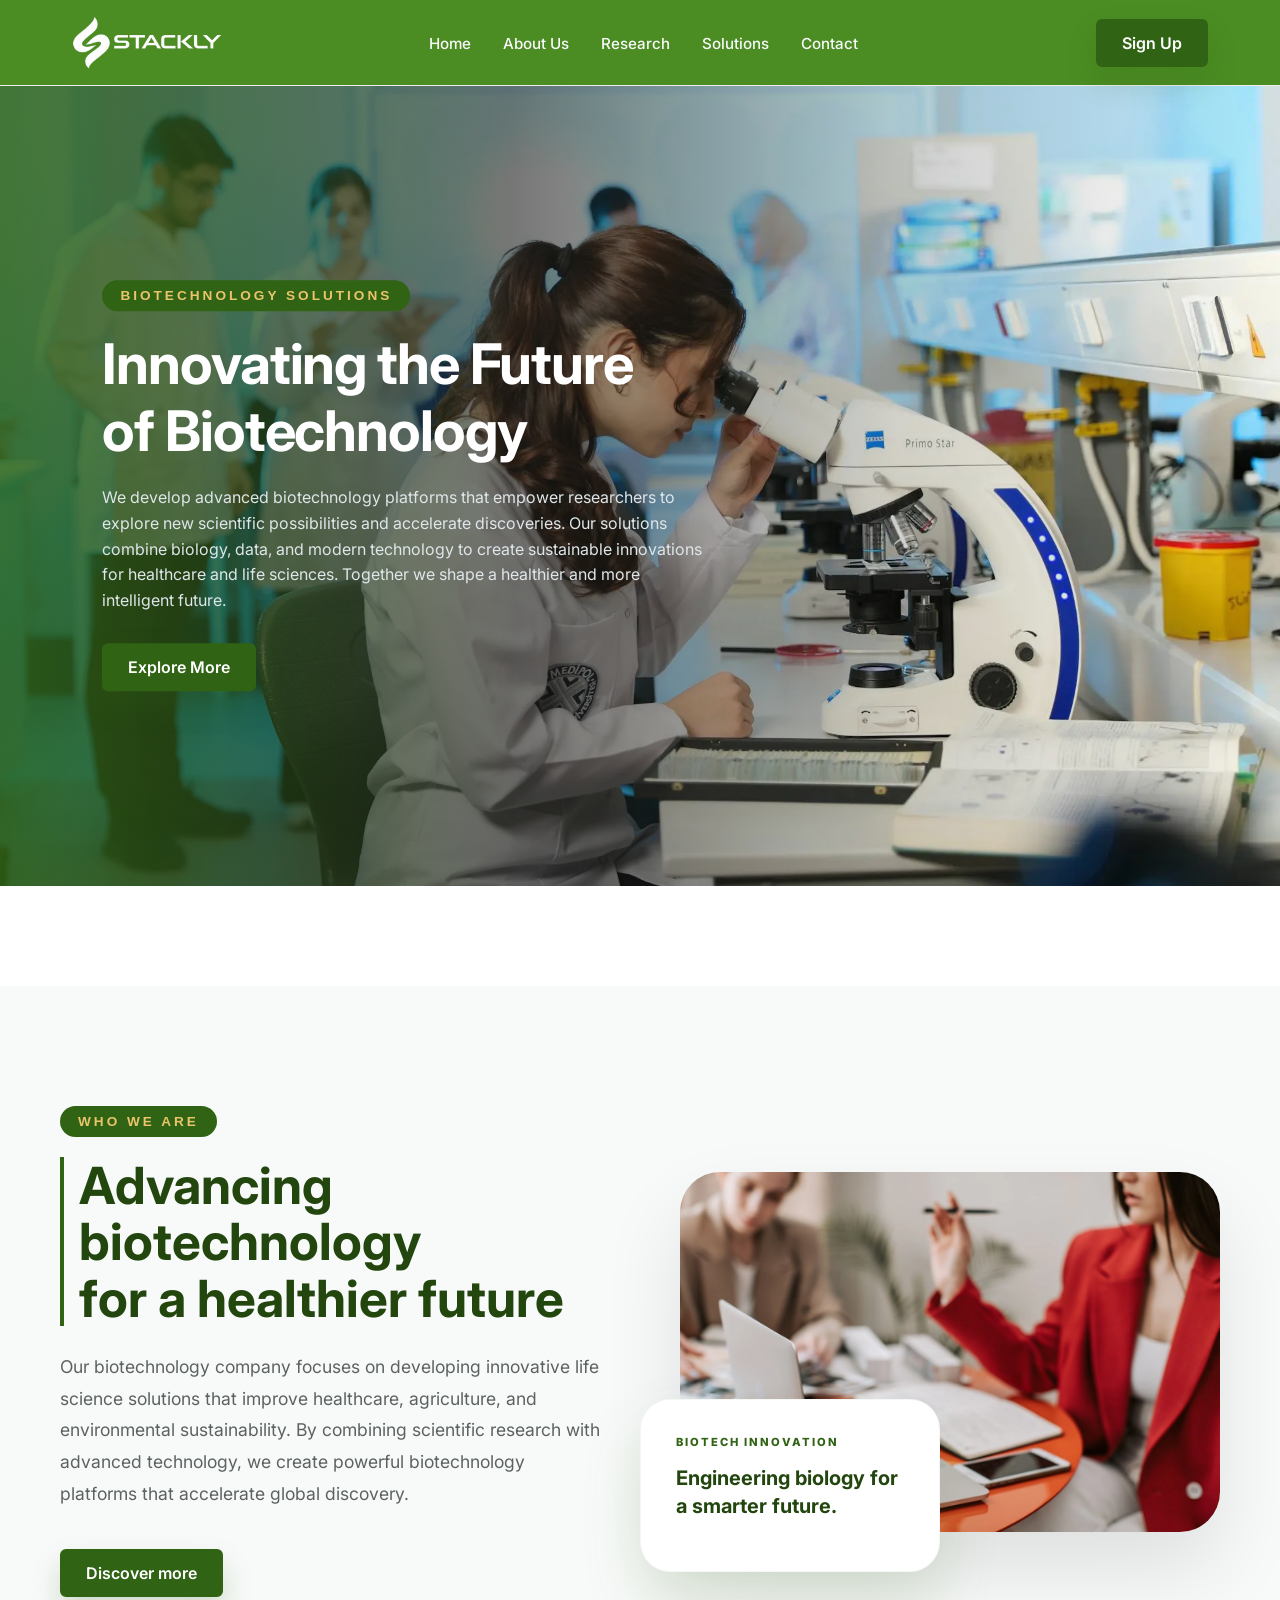
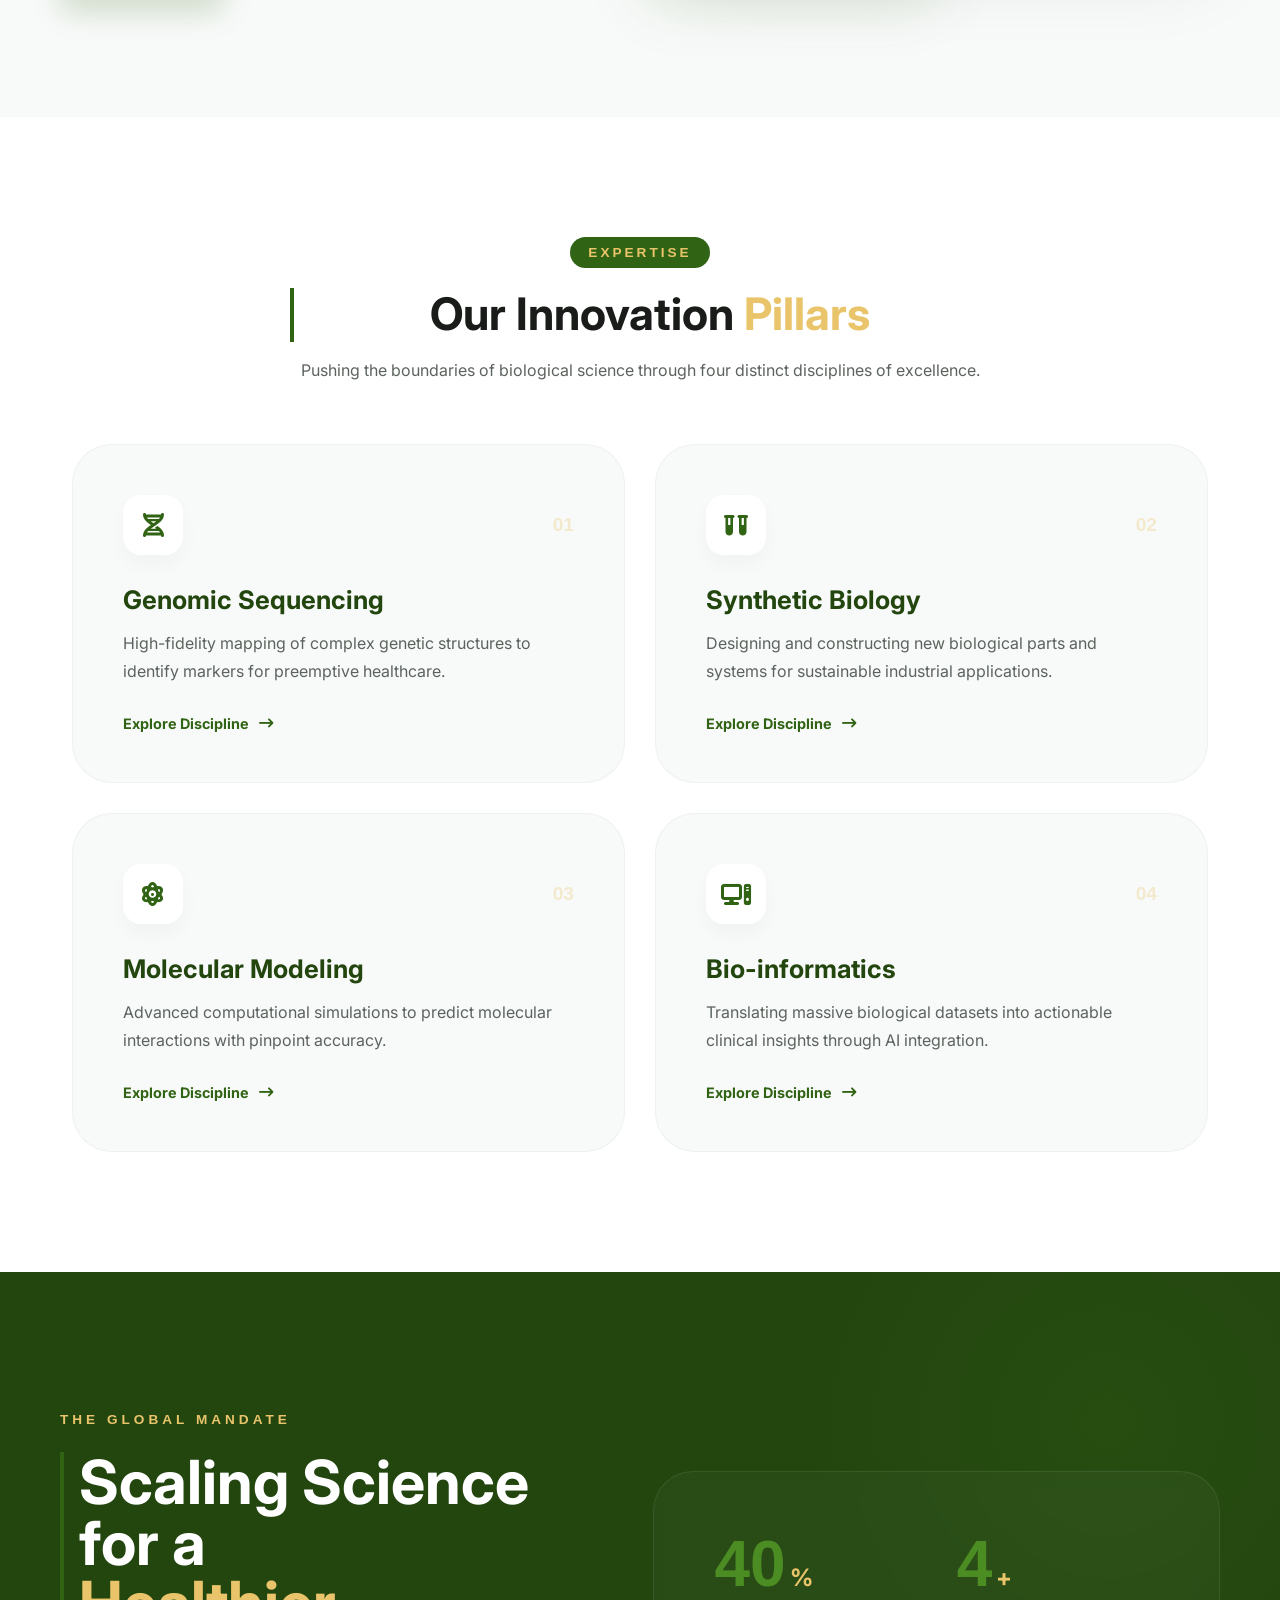
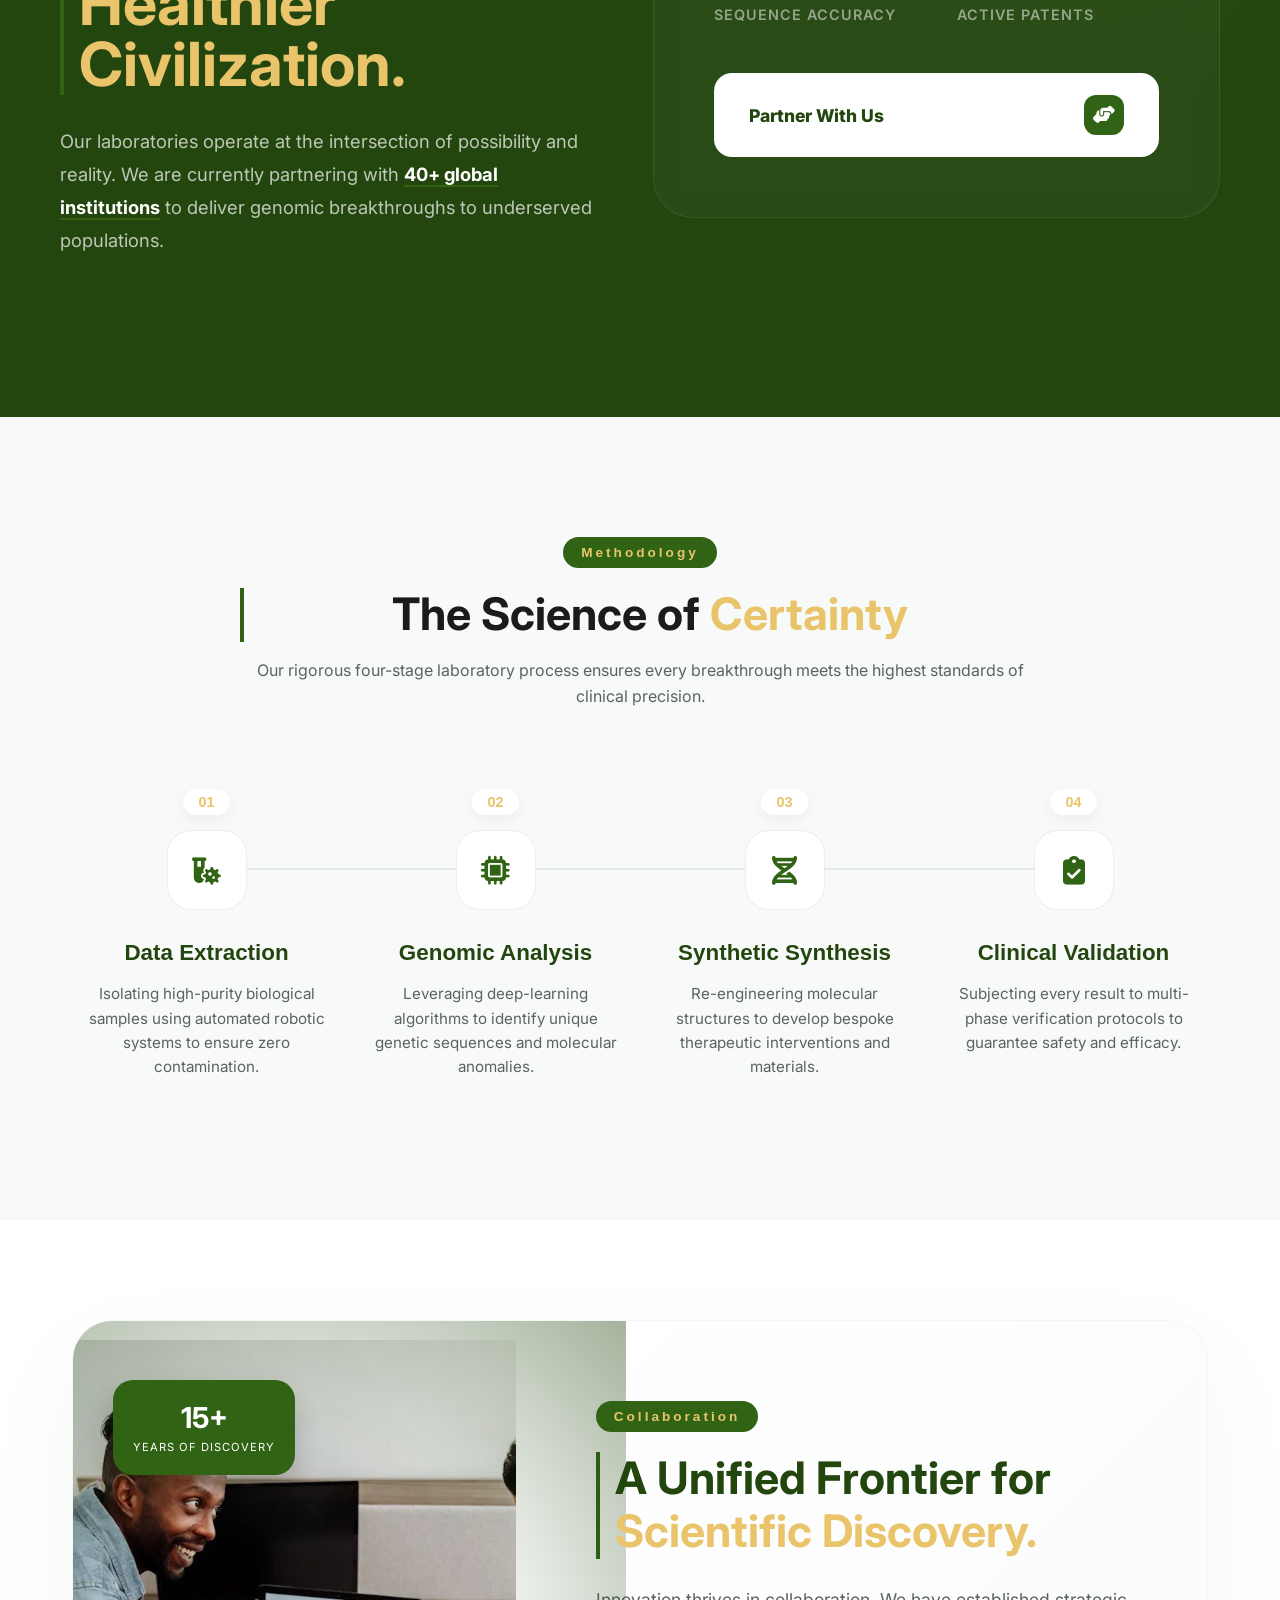
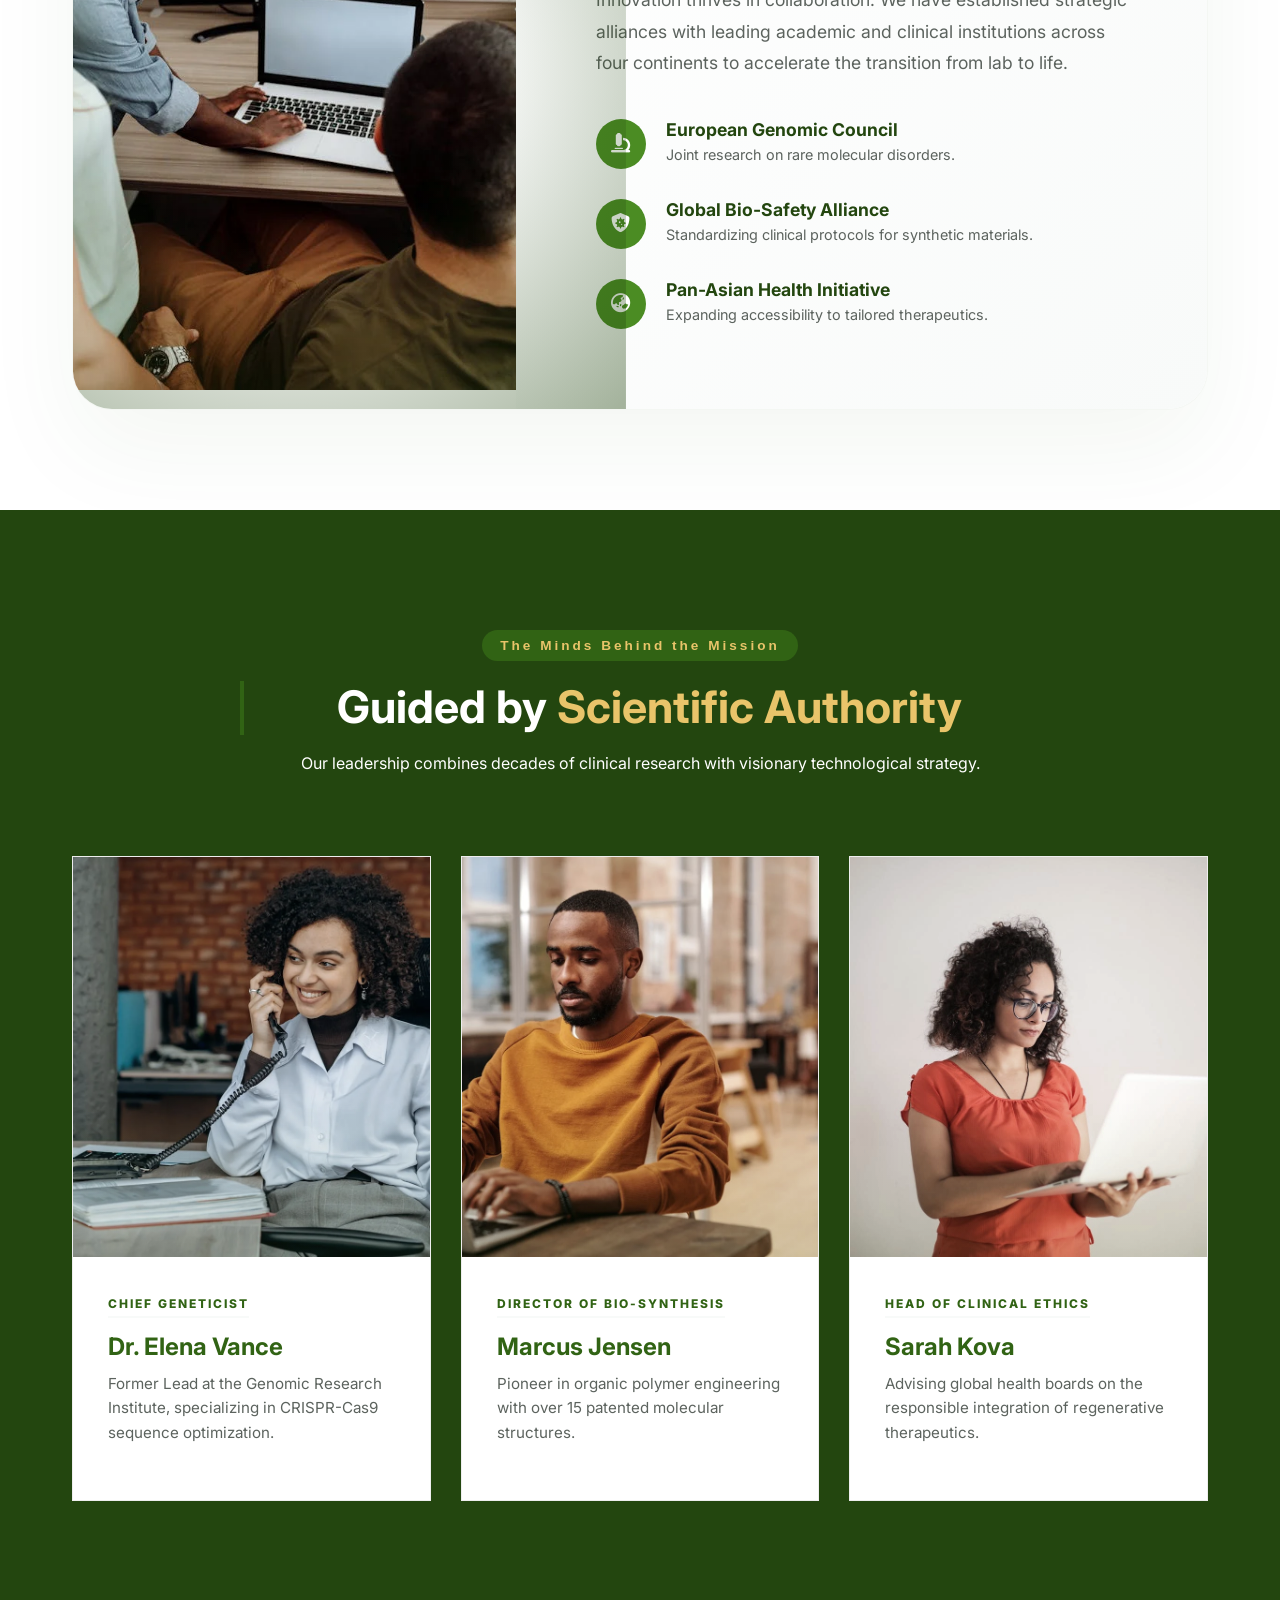
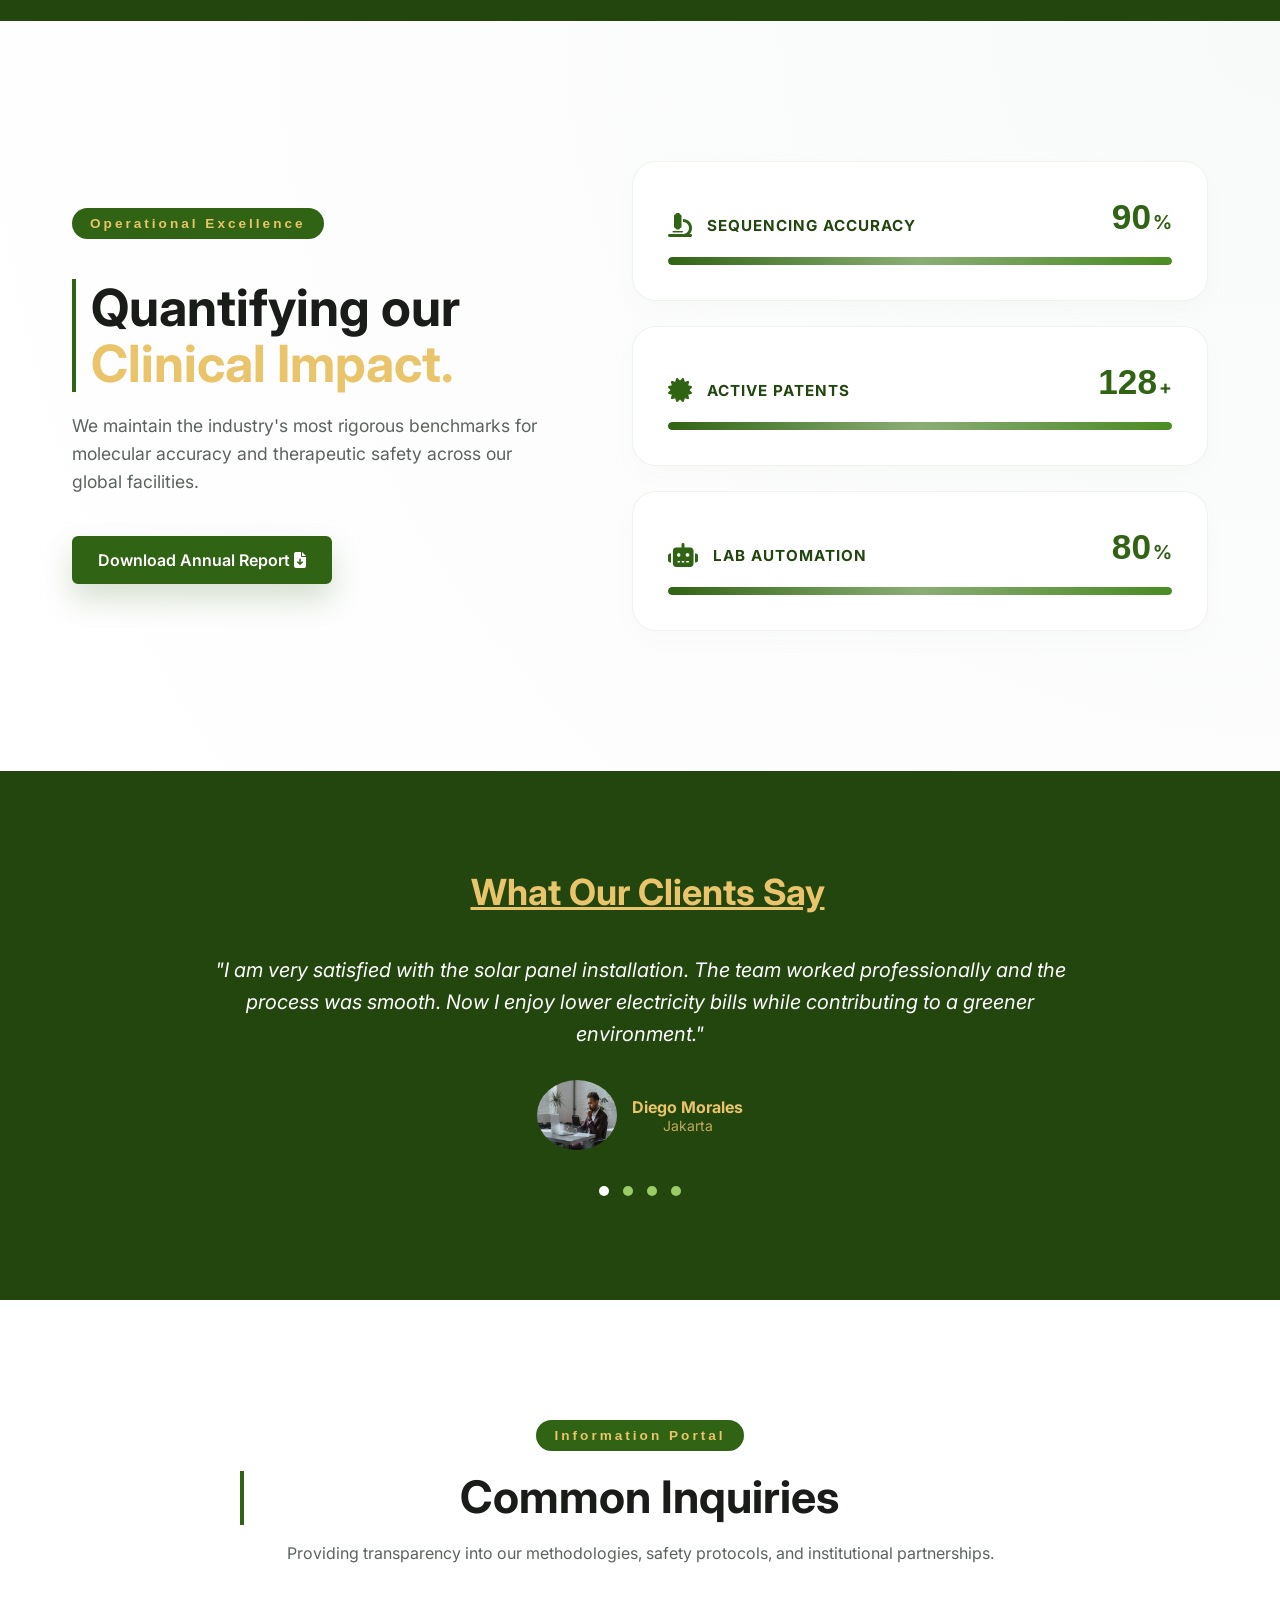
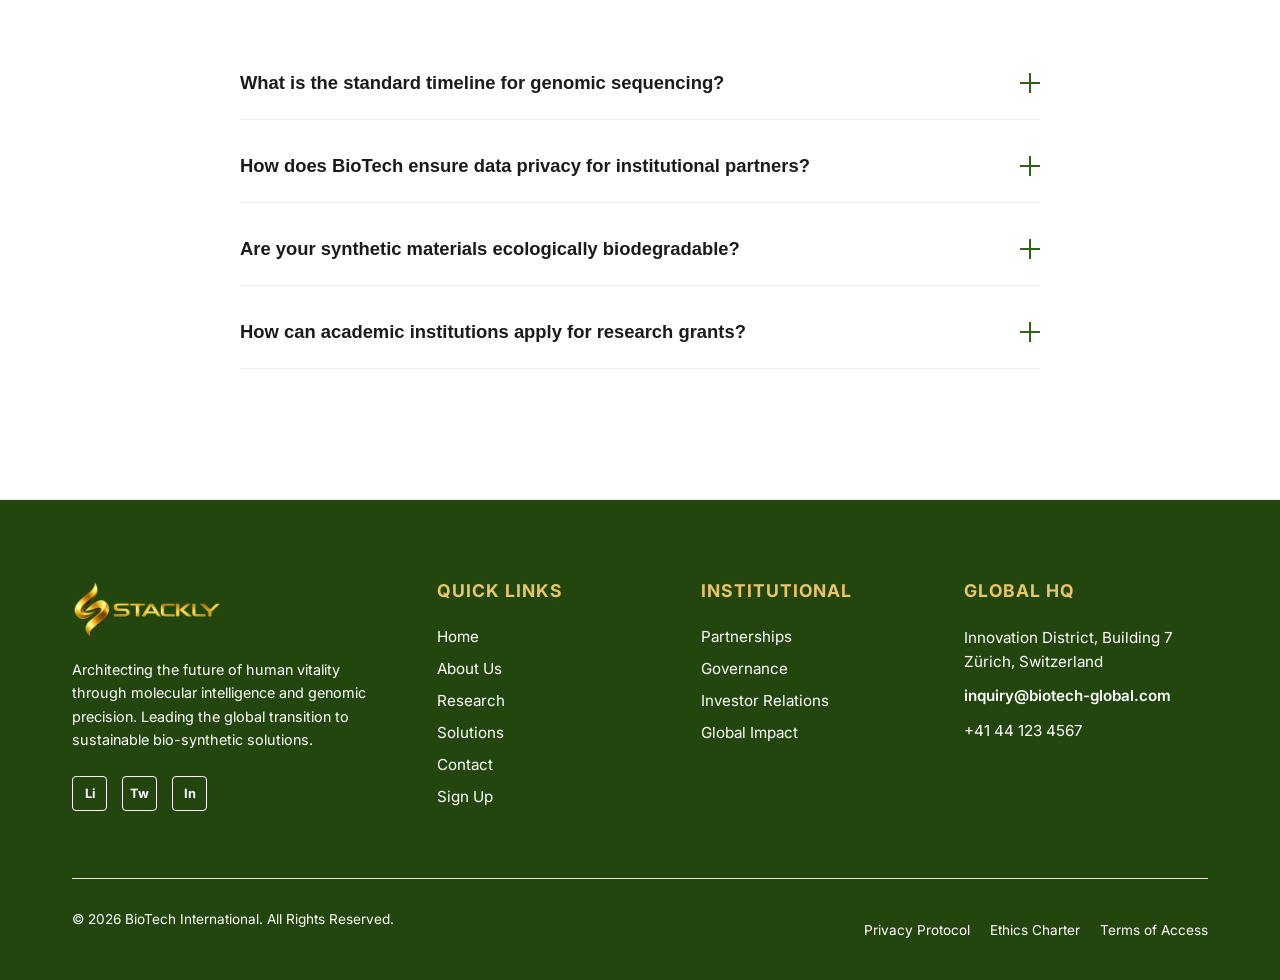
<file: index.html>
<!DOCTYPE html>
<html lang="en">

<head>
    <meta charset="UTF-8">
    <meta name="viewport" content="width=device-width, initial-scale=1.0">
    <title>Bio Technology</title>
    <link rel="icon" href="./assets/bg remove.webp">

    <!-- Custom CSS -->
    <link rel="stylesheet" href="style.css">
    <link rel="stylesheet" href="./root.css">

    <!-- material icon -->
    <link href="https://fonts.googleapis.com/icon?family=Material+Icons" rel="stylesheet">
    <!-- font awesome icon -->
    <link rel="stylesheet" href="https://cdnjs.cloudflare.com/ajax/libs/font-awesome/6.5.1/css/all.min.css">

    <!-- aos animations -->
    <link href="https://unpkg.com/aos@2.3.4/dist/aos.css" rel="stylesheet">

</head>

<body>


    <header class="main-header">
        <nav class="navbar">
            <a href="index.html" class="logo">
                <img src="./assets/white.webp" alt="logo" width="150px">
            </a>

            <ul class="nav-links">
                <li><a href="index.html">Home</a></li>
                <li><a href="about.html">About Us</a></li>
                <li><a href="research.html">Research</a></li>
                <li><a href="solution.html">Solutions</a></li>
                <li><a href="contact.html">Contact</a></li>
                <li><a href="sign.html" class="btn btn-primary get">Sign Up</a></li>
            </ul>

            <ul class="get1">
                <li><a href="sign.html" class="btn btn-primary">Sign Up</a></li>

            </ul>

            <div class="hamburger" id="hamburger">
                <span class="bar"></span>
                <span class="bar"></span>
                <span class="bar"></span>
            </div>
        </nav>
    </header>


    <main>

        <section class="hero">

            <div class="hero-slider">

                <div class="hero-slide active">
                    <img src="./assets/hero 2.webp" alt="Biotechnology Research">

                    <div class="hero-overlay"></div>

                    <div class="hero-content">
                        <span class="hero-tag">BIOTECHNOLOGY SOLUTIONS</span>

                        <h1>
                            Innovating the Future <br>
                            of Biotechnology
                        </h1>

                        <p>
                            We develop advanced biotechnology platforms that empower researchers
                            to explore new scientific possibilities and accelerate discoveries.
                            Our solutions combine biology, data, and modern technology
                            to create sustainable innovations for healthcare and life sciences.
                            Together we shape a healthier and more intelligent future.
                        </p>

                        <a href="./404.html" class="btn btn-primary">Explore More</a>
                    </div>
                </div>


                <div class="hero-slide">
                    <img src="./assets/hero 4.webp" alt="DNA Research">

                    <div class="hero-overlay"></div>

                    <div class="hero-content">
                        <span class="hero-tag">GENETIC ENGINEERING</span>

                        <h1>
                            Revolutionizing Modern <br>
                            Genetic Science
                        </h1>

                        <p>
                            Our cutting-edge genomic technologies enable scientists to
                            understand complex biological systems with greater precision.
                            By unlocking the power of DNA and molecular research,
                            we support breakthroughs in medicine, agriculture,
                            and next-generation biotechnology solutions worldwide.
                        </p>

                        <a href="./404.html" class="btn btn-primary">Discover More</a>
                    </div>
                </div>


                <div class="hero-slide">
                    <img src="./assets/hero 3.webp" alt="Medical Lab">

                    <div class="hero-overlay"></div>

                    <div class="hero-content">
                        <span class="hero-tag">MEDICAL INNOVATION</span>

                        <h1>
                            Transforming Healthcare <br>
                            Through Bio Innovation
                        </h1>

                        <p>
                            We integrate biotechnology with advanced laboratory research
                            to develop innovative therapies and life-saving solutions.
                            Our scientific teams work to improve patient outcomes
                            while supporting global healthcare systems with
                            reliable, scalable, and future-ready biotechnology platforms.
                        </p>

                        <a href="./404.html" class="btn btn-primary">Learn More</a>
                    </div>
                </div>


                <div class="hero-slide">
                    <img src="./assets/hero 1.webp" alt="Lab Research">

                    <div class="hero-overlay"></div>

                    <div class="hero-content">
                        <span class="hero-tag">LABORATORY RESEARCH</span>


                        <h1>
                            Advancing Life Science <br>
                            Research & Discovery
                        </h1>

                        <p>
                            Our laboratories focus on molecular biology and
                            next-generation biotechnology research programs.
                            Through collaboration, innovation, and scientific excellence,
                            we accelerate the development of sustainable solutions
                            that benefit science, society, and the global ecosystem.
                        </p>

                        <a href="./404.html" class="btn btn-primary">View Research</a>
                    </div>
                </div>

            </div>

        </section>






        <section class="bio-about">

            <div class="bio-container">

                <div class="bio-content">

                    <span class="hero-tag">WHO WE ARE</span>

                    <h2>
                        Advancing biotechnology <br>
                        for a healthier future
                    </h2>

                    <p>
                        Our biotechnology company focuses on developing innovative
                        life science solutions that improve healthcare, agriculture,
                        and environmental sustainability. By combining scientific
                        research with advanced technology, we create powerful
                        biotechnology platforms that accelerate global discovery.
                    </p>

                    <a href="./404.html" class="btn btn-primary">Discover more</a>

                </div>


                <div class="bio-image">

                    <img src="./assets/who.webp" alt="Biotechnology Laboratory">

                    <div class="bio-card">

                        <span class="bio-card-tag">BIOTECH INNOVATION</span>

                        <h3>
                            Engineering biology
                            for a smarter future.
                        </h3>

                    </div>

                </div>

            </div>

        </section>







<section class="research-grid">
    <div class="container">
        <div class="section-header">
            <span class="hero-tag">EXPERTISE</span>
            <h2>Our Innovation <span class="gold-text">Pillars</span></h2>
            <p>Pushing the boundaries of biological science through four distinct disciplines of excellence.</p>
        </div>

        <div class="grid-wrapper">
            <!-- Card 01 -->
            <div class="research-card">
                <div class="card-glow"></div>
                <div class="card-top">
                    <div class="card-icon-wrap">
                        <i class="fa-solid fa-dna"></i>
                    </div>
                    <span class="card-num">01</span>
                </div>
                <h3>Genomic Sequencing</h3>
                <p>High-fidelity mapping of complex genetic structures to identify markers for preemptive healthcare.</p>
                <a href="./404.html" class="card-link">Explore Discipline <i class="fa-solid fa-arrow-right-long"></i></a>
            </div>

            <!-- Card 02 -->
            <div class="research-card">
                <div class="card-glow"></div>
                <div class="card-top">
                    <div class="card-icon-wrap">
                        <i class="fa-solid fa-vials"></i>
                    </div>
                    <span class="card-num">02</span>
                </div>
                <h3>Synthetic Biology</h3>
                <p>Designing and constructing new biological parts and systems for sustainable industrial applications.</p>
                <a href="./404.html" class="card-link">Explore Discipline <i class="fa-solid fa-arrow-right-long"></i></a>
            </div>

            <!-- Card 03 -->
            <div class="research-card">
                <div class="card-glow"></div>
                <div class="card-top">
                    <div class="card-icon-wrap">
                        <i class="fa-solid fa-atom"></i>
                    </div>
                    <span class="card-num">03</span>
                </div>
                <h3>Molecular Modeling</h3>
                <p>Advanced computational simulations to predict molecular interactions with pinpoint accuracy.</p>
                <a href="./404.html" class="card-link">Explore Discipline <i class="fa-solid fa-arrow-right-long"></i></a>
            </div>

            <!-- Card 04 -->
            <div class="research-card">
                <div class="card-glow"></div>
                <div class="card-top">
                    <div class="card-icon-wrap">
                        <i class="fa-solid fa-computer"></i>
                    </div>
                    <span class="card-num">04</span>
                </div>
                <h3>Bio-informatics</h3>
                <p>Translating massive biological datasets into actionable clinical insights through AI integration.</p>
                <a href="./404.html" class="card-link">Explore Discipline <i class="fa-solid fa-arrow-right-long"></i></a>
            </div>
        </div>
    </div>
</section>






<section class="impact-section">
    <!-- Decorative DNA/Laboratory Mesh Background -->
    <div class="impact-bg-overlay"></div>
    
    <div class="impact-container">
        <div class="impact-content" data-aos="fade-right">
            <span class="impact-eyebrow">The Global Mandate</span>
            <h2>
                Scaling Science for a <br>
                <span class="gold-text">Healthier Civilization.</span>
            </h2>
            <p>
                Our laboratories operate at the intersection of possibility and reality. 
                We are currently partnering with <strong>40+ global institutions</strong> to deliver 
                genomic breakthroughs to underserved populations.
            </p>
        </div>

        <div class="impact-action" data-aos="fade-left">
            <div class="impact-stats">
                <div class="stat-item">
                    <div class="stat-visual">
                        <strong class="counter" data-target="98">0</strong><mark>%</mark>
                    </div>
                    <span>Sequence Accuracy</span>
                </div>

                <div class="stat-item">
                    <div class="stat-visual">
                        <strong class="counter" data-target="12">0</strong><mark>+</mark>
                    </div>
                    <span>Active Patents</span>
                </div>
            </div>

            <div class="btn-wrap">
                <a href="./404.html" class="btn-impact">
                    Partner With Us 
                    <span class="btn-icon"><i class="fa-solid fa-handshake-angle"></i></span>
                </a>
            </div>
        </div>
    </div>
</section>






        <section class="process-section">
    <div class="container">
        <div class="section-header center" data-aos="fade-down">
            <span class="hero-tag">Methodology</span>
            <h2>The Science of <span class="gold-text">Certainty</span></h2>
            <p>Our rigorous four-stage laboratory process ensures every breakthrough meets the highest standards of clinical precision.</p>
        </div>

        <div class="process-wrapper">
            <!-- Step 01 -->
            <div class="process-step" data-aos="fade-right" style="--step-delay: 0.1s">
                <div class="step-visual">
                    <div class="step-number">01</div>
                    <div class="step-icon-wrap"><i class="fa-solid fa-vial-virus"></i></div>
                    <div class="step-line-container">
                        <div class="step-line-progress"></div>
                    </div>
                </div>
                <div class="step-content">
                    <h3>Data Extraction</h3>
                    <p>Isolating high-purity biological samples using automated robotic systems to ensure zero contamination.</p>
                </div>
            </div>

            <!-- Step 02 -->
            <div class="process-step" data-aos="fade-right" style="--step-delay: 0.3s">
                <div class="step-visual">
                    <div class="step-number">02</div>
                    <div class="step-icon-wrap"><i class="fa-solid fa-microchip"></i></div>
                    <div class="step-line-container">
                        <div class="step-line-progress"></div>
                    </div>
                </div>
                <div class="step-content">
                    <h3>Genomic Analysis</h3>
                    <p>Leveraging deep-learning algorithms to identify unique genetic sequences and molecular anomalies.</p>
                </div>
            </div>

            <!-- Step 03 -->
            <div class="process-step" data-aos="fade-right" style="--step-delay: 0.5s">
                <div class="step-visual">
                    <div class="step-number">03</div>
                    <div class="step-icon-wrap"><i class="fa-solid fa-dna"></i></div>
                    <div class="step-line-container">
                        <div class="step-line-progress"></div>
                    </div>
                </div>
                <div class="step-content">
                    <h3>Synthetic Synthesis</h3>
                    <p>Re-engineering molecular structures to develop bespoke therapeutic interventions and materials.</p>
                </div>
            </div>

            <!-- Step 04 -->
            <div class="process-step" data-aos="fade-right" style="--step-delay: 0.7s">
                <div class="step-visual">
                    <div class="step-number">04</div>
                    <div class="step-icon-wrap"><i class="fa-solid fa-clipboard-check"></i></div>
                </div>
                <div class="step-content">
                    <h3>Clinical Validation</h3>
                    <p>Subjecting every result to multi-phase verification protocols to guarantee safety and efficacy.</p>
                </div>
            </div>
        </div>
    </div>
</section>







<section class="partnership-section">
    <div class="container">
        <div class="partnership-card" data-aos="zoom-in-up">
            
            <div class="partnership-image-wrap">
                <img src="./assets/collab.webp" alt="Scientific Collaboration" class="main-collab-img">
                <div class="image-overlay-orb"></div>
                <div class="experience-badge">
                    <strong>15+</strong>
                    <span>Years of Discovery</span>
                </div>
            </div>

            <div class="partnership-info">
                <span class="hero-tag">Collaboration</span>
                <h2>A Unified Frontier for <span class="gold-text">Scientific Discovery.</span></h2>
                <p>Innovation thrives in collaboration. We have established strategic alliances with leading academic and clinical institutions across four continents to accelerate the transition from lab to life.</p>

                <ul class="partnership-list">
                    <li style="--li-delay: 0.1s">
                        <div class="list-icon-circle"><i class="fa-solid fa-microscope"></i></div>
                        <div>
                            <strong>European Genomic Council</strong>
                            <span>Joint research on rare molecular disorders.</span>
                        </div>
                    </li>
                    <li style="--li-delay: 0.3s">
                        <div class="list-icon-circle"><i class="fa-solid fa-shield-virus"></i></div>
                        <div>
                            <strong>Global Bio-Safety Alliance</strong>
                            <span>Standardizing clinical protocols for synthetic materials.</span>
                        </div>
                    </li>
                    <li style="--li-delay: 0.5s">
                        <div class="list-icon-circle"><i class="fa-solid fa-earth-asia"></i></div>
                        <div>
                            <strong>Pan-Asian Health Initiative</strong>
                            <span>Expanding accessibility to tailored therapeutics.</span>
                        </div>
                    </li>
                </ul>
            </div>
        </div>
    </div>
</section>






        <section class="team-section">
            <div class="container">
                <div class="section-header center">
                    <span class="hero-tag">The Minds Behind the Mission</span>
                    <h2>Guided by <span  class="gold-text">Scientific Authority</span></h2>
                    <p>Our leadership combines decades of clinical research with visionary technological strategy.</p>
                </div>

                <div class="team-grid">
                    <div class="team-card animated-card">
                        <div class="member-image">
                            <div class="img-overlay"></div>
                            <img src="./assets/w1.webp" alt="Dr. Elena Vance">
                        </div>
                        <div class="member-info">
                            <span class="member-role">Chief Geneticist</span>
                            <h3>Dr. Elena Vance</h3>
                            <p>Former Lead at the Genomic Research Institute, specializing in CRISPR-Cas9 sequence
                                optimization.</p>
                        </div>
                    </div>

                    <div class="team-card animated-card">
                        <div class="member-image">
                            <div class="img-overlay"></div>
                            <img src="./assets/m1.webp" alt="Marcus Jensen">
                        </div>
                        <div class="member-info">
                            <span class="member-role">Director of Bio-Synthesis</span>
                            <h3>Marcus Jensen</h3>
                            <p>Pioneer in organic polymer engineering with over 15 patented molecular structures.</p>
                        </div>
                    </div>

                    <div class="team-card animated-card">
                        <div class="member-image">
                            <div class="img-overlay"></div>
                            <img src="./assets/w7.webp" alt="Sarah Kova">
                        </div>
                        <div class="member-info">
                            <span class="member-role">Head of Clinical Ethics</span>
                            <h3>Sarah Kova</h3>
                            <p>Advising global health boards on the responsible integration of regenerative
                                therapeutics.</p>
                        </div>
                    </div>
                </div>
            </div>
        </section>







<section class="stats-section">
    <div class="container">
        <div class="stats-layout">
            <!-- Left Info Side -->
            <div class="stats-info animated-card" data-aos="fade-right">
                <span class="hero-tag">Operational Excellence</span>
                <h2>Quantifying our <span class="gold-text">Clinical Impact.</span></h2>
                <p>We maintain the industry's most rigorous benchmarks for molecular accuracy and therapeutic safety across our global facilities.</p>
                
                <div class="stats-btn-wrap">
                    <a href="./404.html" class="btn btn-primary">
                        <span>Download Annual Report</span>
                        <i class="fa-solid fa-file-arrow-down"></i>
                    </a>
                </div>
            </div>

            <!-- Right Grid Side -->
            <div class="stats-grid">
                <!-- Accuracy Card -->
                <div class="stat-card premium-card" data-aos="fade-up" style="--delay: 0.1s">
                    <div class="stat-header">
                        <div class="stat-meta">
                            <i class="fa-solid fa-microscope"></i>
                            <span class="stat-label">Sequencing Accuracy</span>
                        </div>
                        <div class="stat-numbers">
                            <span class="stat-value" data-target="99">0</span><span class="unit">%</span>
                        </div>
                    </div>
                    <div class="progress-container">
                        <div class="progress-fill" style="width: 99%">
                            <div class="liquid-effect"></div>
                        </div>
                    </div>
                </div>

                <!-- Patents Card -->
                <div class="stat-card premium-card" data-aos="fade-up" style="--delay: 0.3s">
                    <div class="stat-header">
                        <div class="stat-meta">
                            <i class="fa-solid fa-certificate"></i>
                            <span class="stat-label">Active Patents</span>
                        </div>
                        <div class="stat-numbers">
                            <span class="stat-value" data-target="142">0</span><span class="unit">+</span>
                        </div>
                    </div>
                    <div class="progress-container">
                        <div class="progress-fill" style="width: 85%">
                            <div class="liquid-effect"></div>
                        </div>
                    </div>
                </div>

                <!-- Automation Card -->
                <div class="stat-card premium-card" data-aos="fade-up" style="--delay: 0.5s">
                    <div class="stat-header">
                        <div class="stat-meta">
                            <i class="fa-solid fa-robot"></i>
                            <span class="stat-label">Lab Automation</span>
                        </div>
                        <div class="stat-numbers">
                            <span class="stat-value" data-target="88">0</span><span class="unit">%</span>
                        </div>
                    </div>
                    <div class="progress-container">
                        <div class="progress-fill" style="width: 88%">
                            <div class="liquid-effect"></div>
                        </div>
                    </div>
                </div>
            </div>
        </div>
    </div>
</section>








        <section class="testimonial-section">

            <div class="testimonial-container">

                <h2 class="testimonial-title">What Our Clients Say</h2>
                <div class="testimonial-slider">

                    <div class="testimonial active">

                        <p class="testimonial-text">
                            "I am very satisfied with the solar panel installation.
                            The team worked professionally and the process was smooth.
                            Now I enjoy lower electricity bills while contributing
                            to a greener environment."
                        </p>

                        <div class="testimonial-author">

                            <img src="./assets/m7.webp" alt="">

                            <div>
                                <strong>Diego Morales</strong>
                                <span>Jakarta</span>
                            </div>

                        </div>

                    </div>


                    <div class="testimonial">

                        <p class="testimonial-text">
                            "The installation was fast and the customer service
                            was outstanding. Our company has already seen
                            major savings on electricity costs."
                        </p>

                        <div class="testimonial-author">

                            <img src="./assets/m2.webp" alt="">

                            <div>
                                <strong>James Carter</strong>
                                <span>London</span>
                            </div>

                        </div>

                    </div>


                    <div class="testimonial">

                        <p class="testimonial-text">
                            "Switching to renewable energy was the best decision
                            for our home. The team guided us through every step
                            of the process professionally."
                        </p>

                        <div class="testimonial-author">

                            <img src="./assets/w2.webp" alt="">

                            <div>
                                <strong>Maria Gonzales</strong>
                                <span>Madrid</span>
                            </div>

                        </div>

                    </div>


                    <div class="testimonial">

                        <p class="testimonial-text">
                            "The solar system works perfectly and we have
                            reduced our energy bills significantly.
                            Highly recommended company!"
                        </p>

                        <div class="testimonial-author">

                            <img src="./assets/m7.webp" alt="">

                            <div>
                                <strong>Daniel Wong</strong>
                                <span>Singapore</span>
                            </div>

                        </div>

                    </div>

                </div>


                <div class="testimonial-dots">

                    <span class="dot active"></span>
                    <span class="dot"></span>
                    <span class="dot"></span>
                    <span class="dot"></span>

                </div>

            </div>

        </section>









        <section class="faq-section">
            <div class="container">
                <div class="section-header center">
                    <span class="hero-tag">Information Portal</span>
                    <h2>Common <span>Inquiries</span></h2>
                    <p>Providing transparency into our methodologies, safety protocols, and institutional partnerships.
                    </p>
                </div>

                <div class="faq-wrapper">
                    <div class="faq-item animated-card">
                        <button class="faq-question">
                            <span>What is the standard timeline for genomic sequencing?</span>
                            <i class="plus-icon"></i>
                        </button>
                        <div class="faq-answer">
                            <p>Our high-throughput sequencing protocols typically deliver comprehensive raw data within
                                72 hours. Full bio-informatic analysis and clinical interpretation generally require an
                                additional 5 to 7 business days, depending on the complexity of the genome.</p>
                        </div>
                    </div>

                    <div class="faq-item animated-card">
                        <button class="faq-question">
                            <span>How does BioTech ensure data privacy for institutional partners?</span>
                            <i class="plus-icon"></i>
                        </button>
                        <div class="faq-answer">
                            <p>We utilize end-to-end quantum-resistant encryption and decentralized biological
                                databases. Every sample is anonymized at the point of extraction, ensuring that
                                intellectual property and patient identities remain protected throughout the research
                                lifecycle.</p>
                        </div>
                    </div>

                    <div class="faq-item animated-card">
                        <button class="faq-question">
                            <span>Are your synthetic materials ecologically biodegradable?</span>
                            <i class="plus-icon"></i>
                        </button>
                        <div class="faq-answer">
                            <p>Yes. Our "Synthesize-to-Soil" initiative ensures that all organic compounds developed in
                                our labs are engineered to break down into non-toxic nutrients within 180 days of
                                environmental exposure, meeting global sustainability standards.</p>
                        </div>
                    </div>

                    <div class="faq-item animated-card">
                        <button class="faq-question">
                            <span>How can academic institutions apply for research grants?</span>
                            <i class="plus-icon"></i>
                        </button>
                        <div class="faq-answer">
                            <p>We accept quarterly proposals through our Global Partnership Portal. Institutions must
                                demonstrate a focus on regenerative medicine or molecular sustainability to be
                                considered for our $50M annual innovation fund.</p>
                        </div>
                    </div>
                </div>
            </div>
        </section>


    </main>



    <footer class="main-footer">
        <div class="container">
            <div class="footer-grid">
                <div class="footer-brand">
                    <a href="index.html" class="logo">
                        <img src="./assets/gold.webp" alt="logo" width="150px">
                    </a>
                    <p>Architecting the future of human vitality through molecular intelligence and genomic precision.
                        Leading the global transition to sustainable bio-synthetic solutions.</p>
                    <div class="social-links">
                        <a href="./404.html" class="social-icon">Li</a>
                        <a href="./404.html" class="social-icon">Tw</a>
                        <a href="./404.html" class="social-icon">In</a>
                    </div>
                </div>

                <div class="footer-links">
                    <h3>Quick Links</h3>
                    <ul>
                        <li><a href="./index.html">Home</a></li>
                        <li><a href="./about.html">About Us</a></li>
                        <li><a href="./research.html">Research</a></li>
                        <li><a href="./solution.html">Solutions</a></li>
                        <li><a href="./contact.html">Contact</a></li>
                        <li><a href="./sign.html">Sign Up</a></li>
                    </ul>
                </div>

                <div class="footer-links">
                    <h3>Institutional</h3>
                    <ul>
                        <li><a href="./404.html">Partnerships</a></li>
                        <li><a href="./404.html">Governance</a></li>
                        <li><a href="./404.html">Investor Relations</a></li>
                        <li><a href="./404.html">Global Impact</a></li>
                    </ul>
                </div>

                <div class="footer-contact">
                    <h3>Global HQ</h3>
                    <p>Innovation District, Building 7<br>Zürich, Switzerland</p>
                    <p class="contact-email">inquiry@biotech-global.com</p>
                    <p>+41 44 123 4567</p>
                </div>
            </div>

            <div class="footer-bottom">
                <p>&copy; 2026 BioTech International. All Rights Reserved.</p>
                <div class="footer-legal">
                    <a href="./404.html">Privacy Protocol</a>
                    <a href="./404.html">Ethics Charter</a>
                    <a href="./404.html">Terms of Access</a>
                </div>
            </div>
        </div>
    </footer>




    <script src="script.js"></script>

    <script src="https://unpkg.com/aos@2.3.4/dist/aos.js"></script>

    <script>
        AOS.init({
            duration: 900,
            easing: 'ease-in-out',
            once: true,
        });

        // data-aos="fade-up"
        // fade-up, fade-down, fade-left, fade-right, zoom-in,	slide-up, flip-left	

    </script>

</body>

</html>
</file>
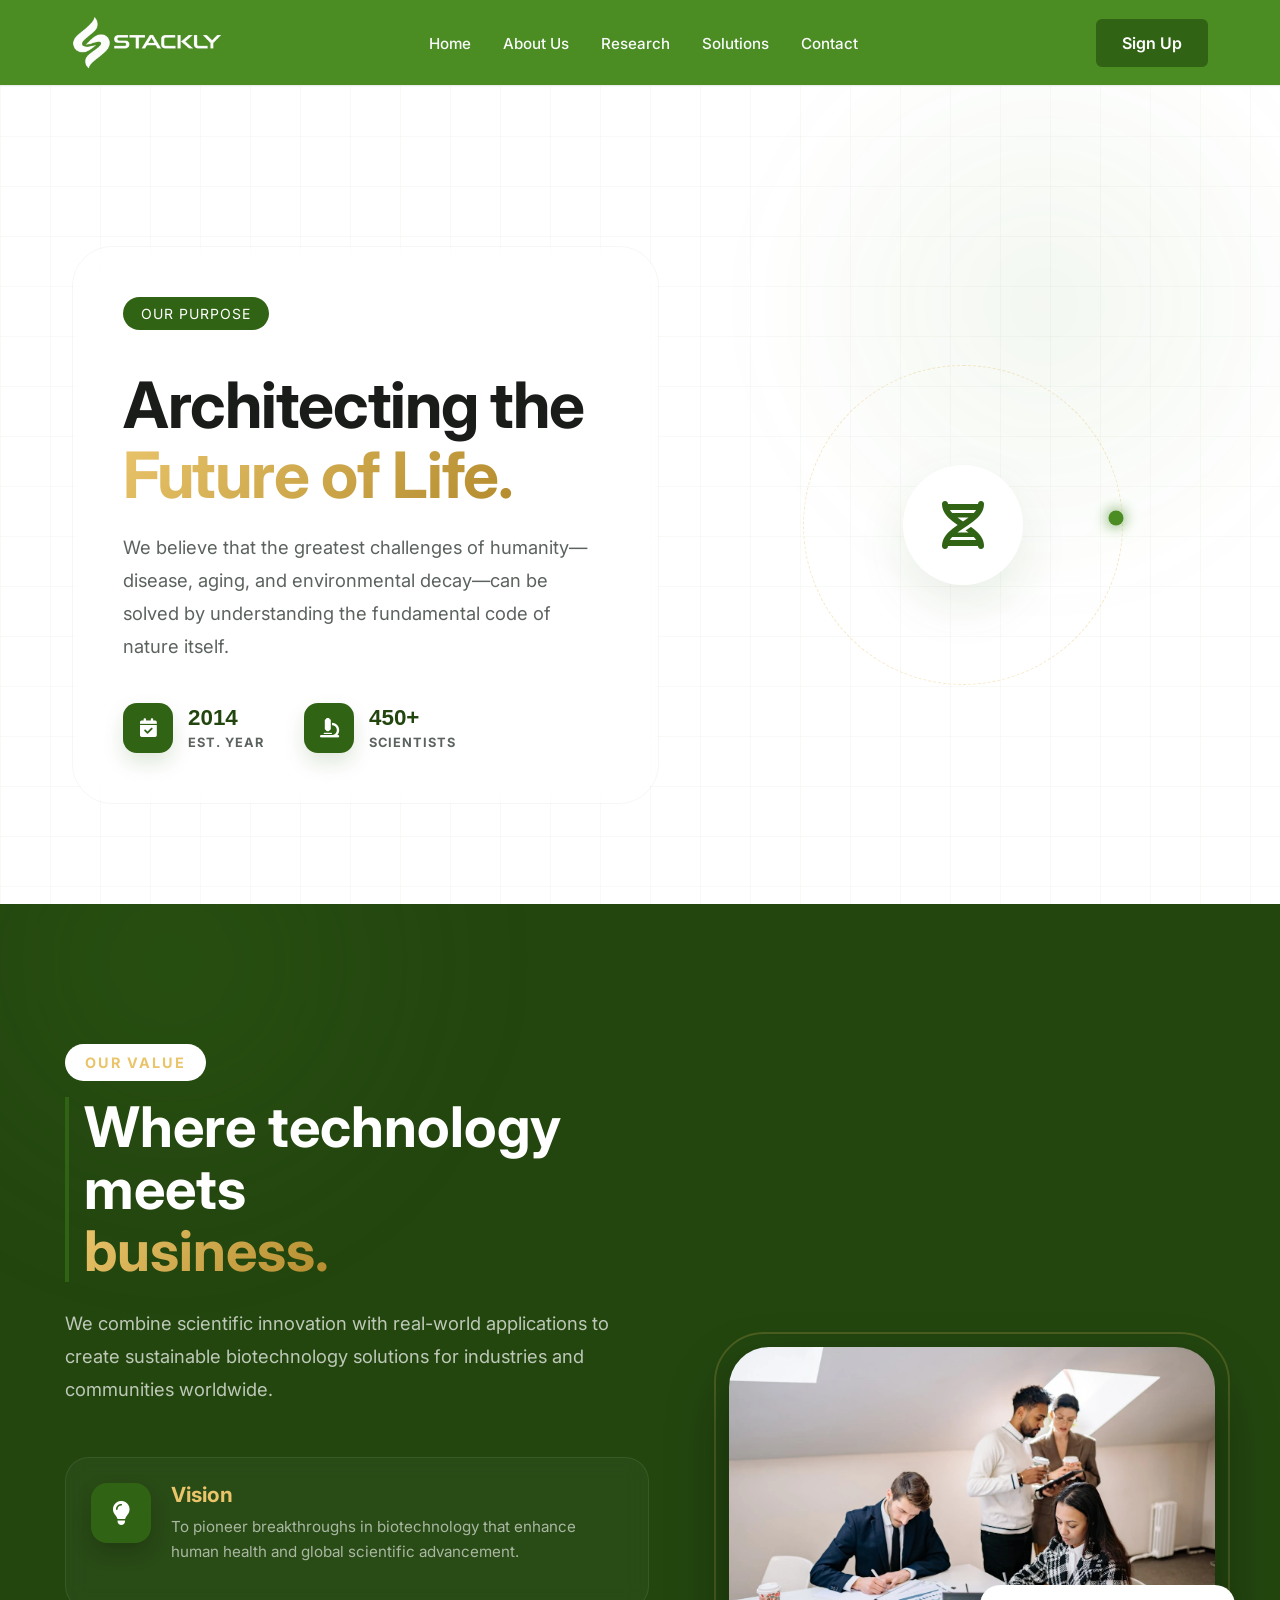
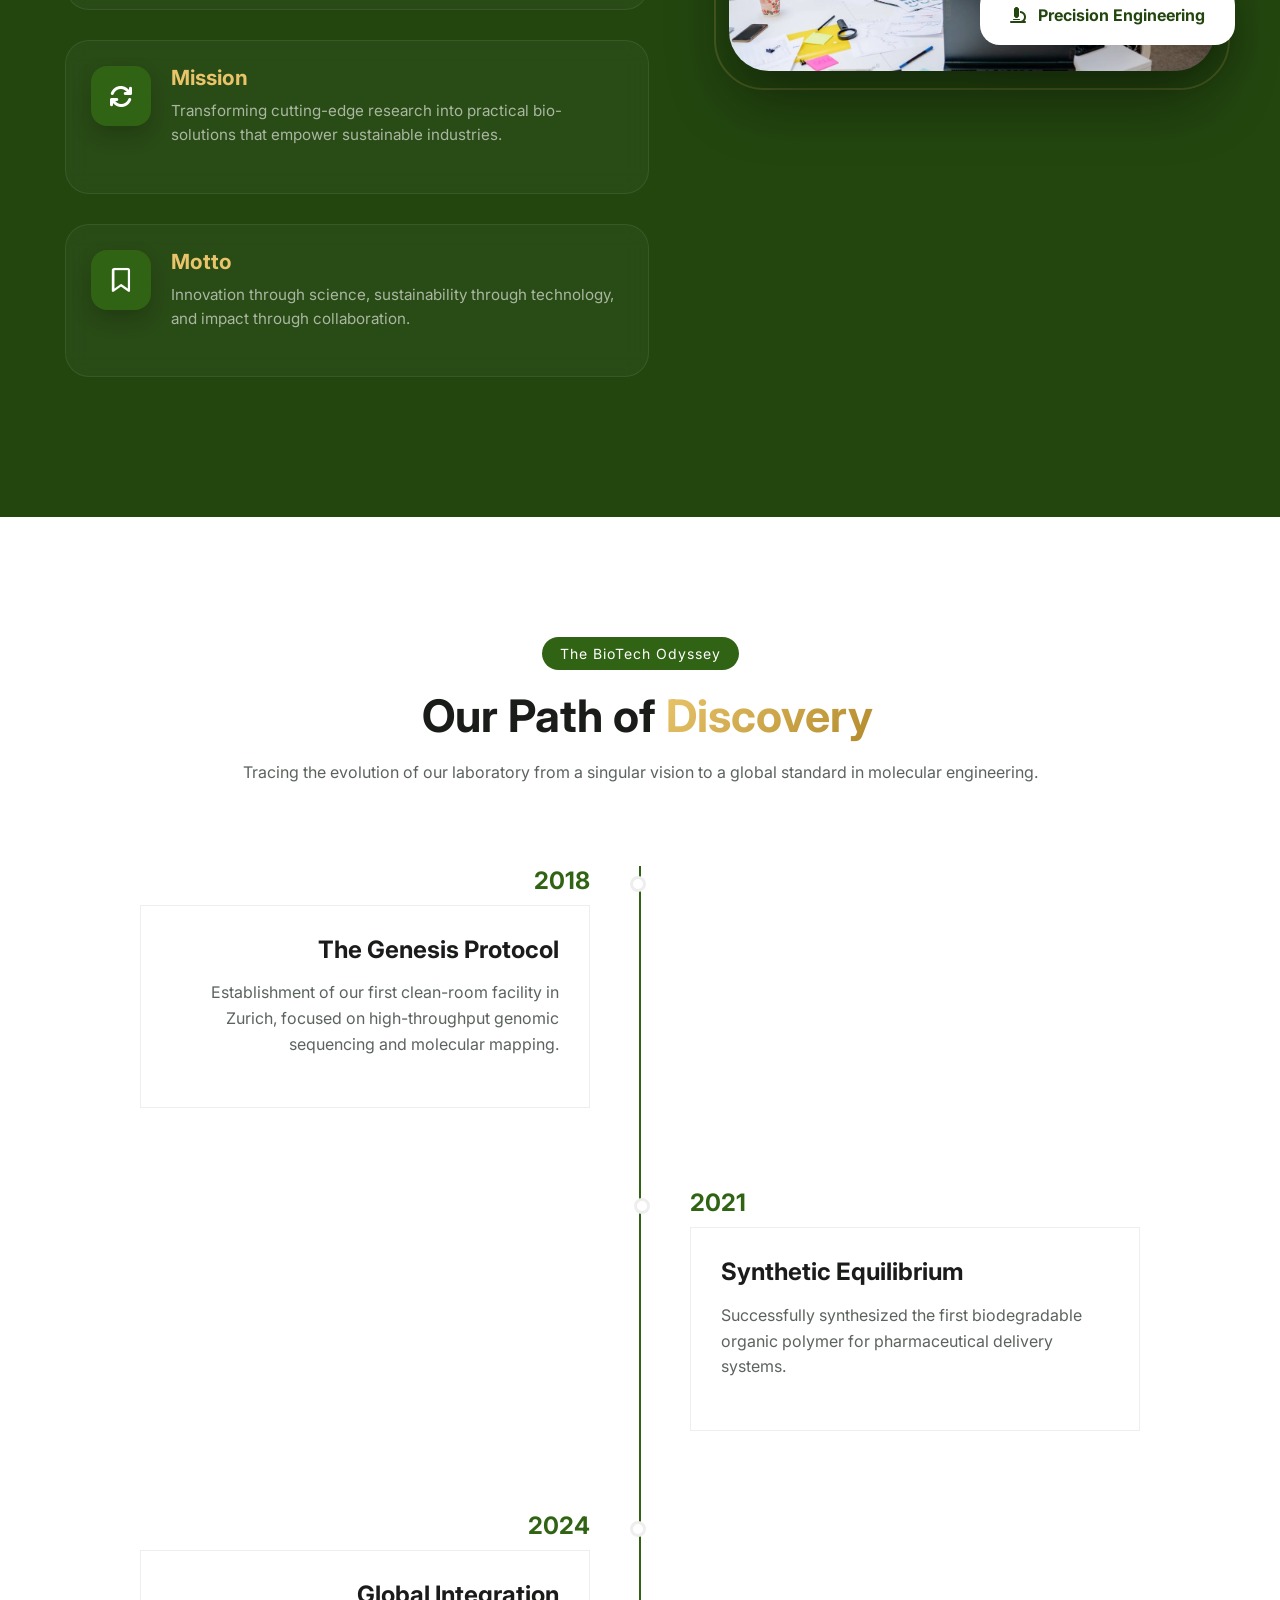
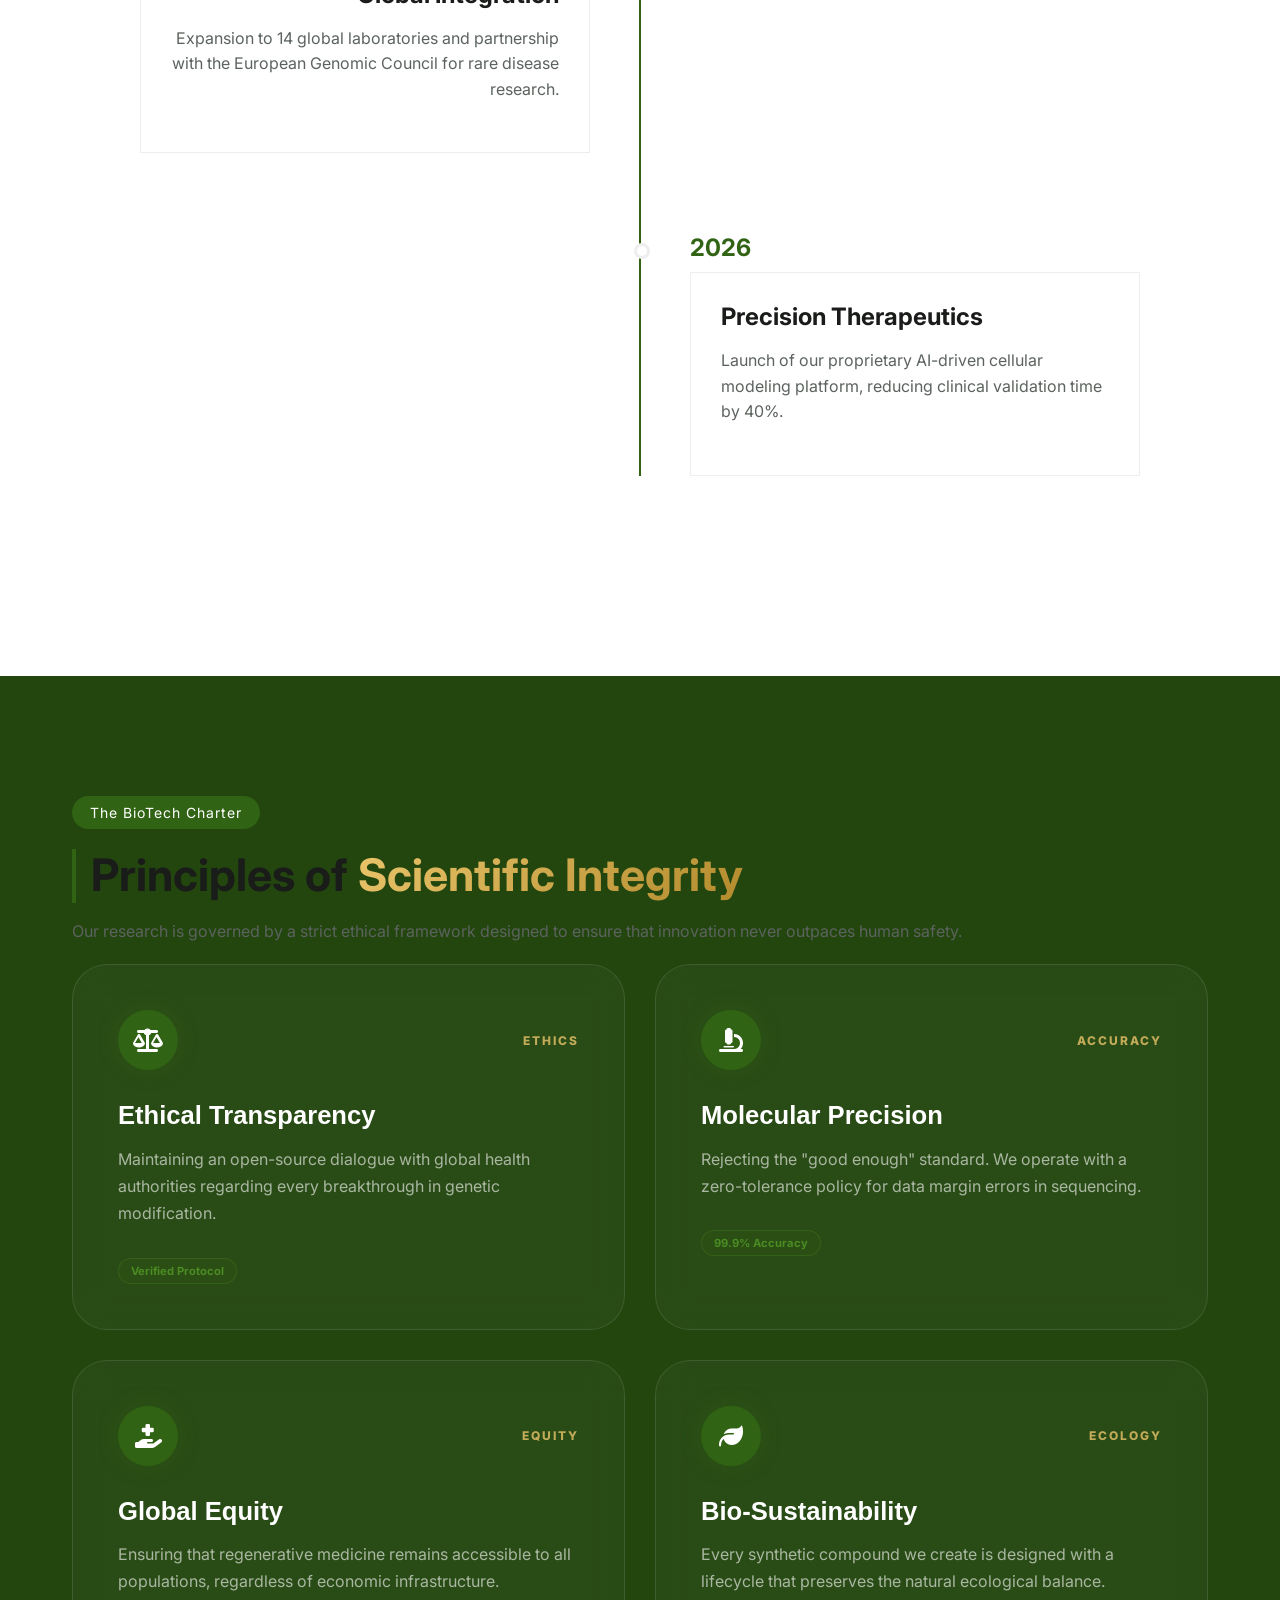
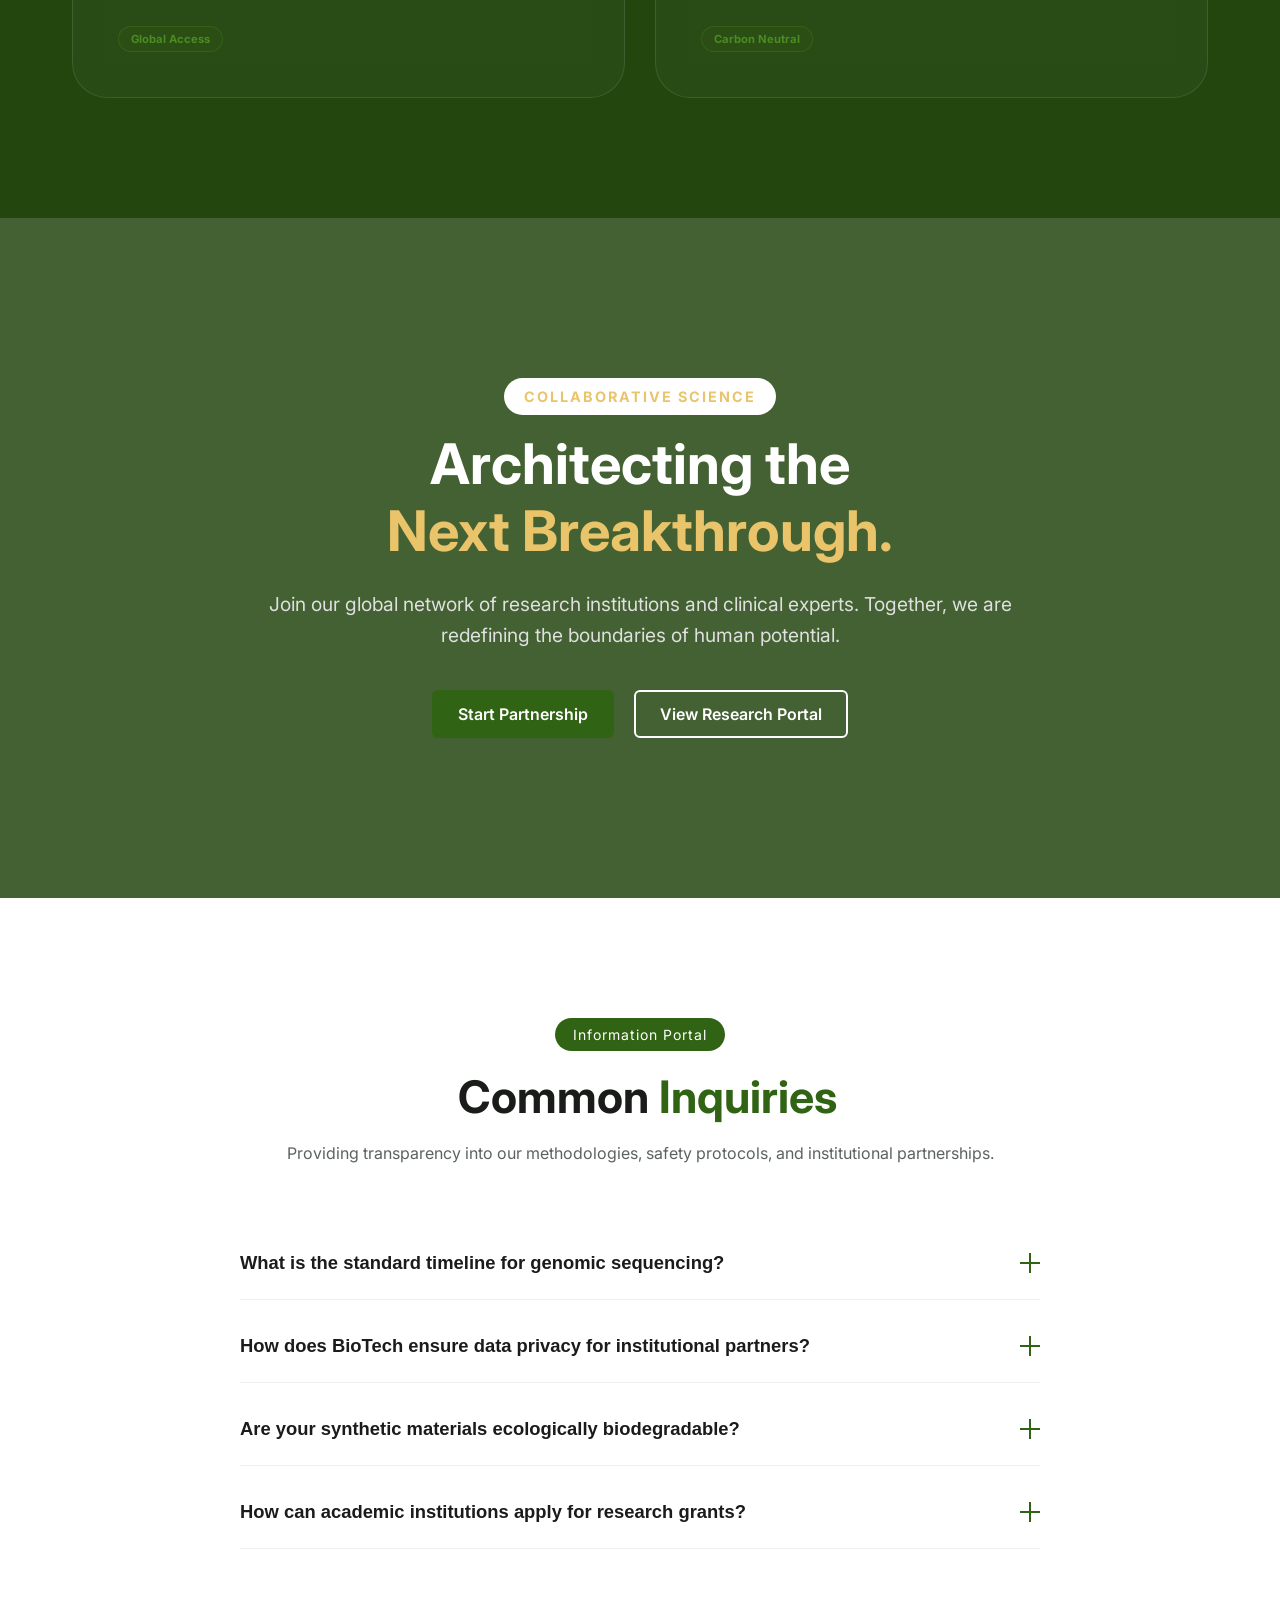
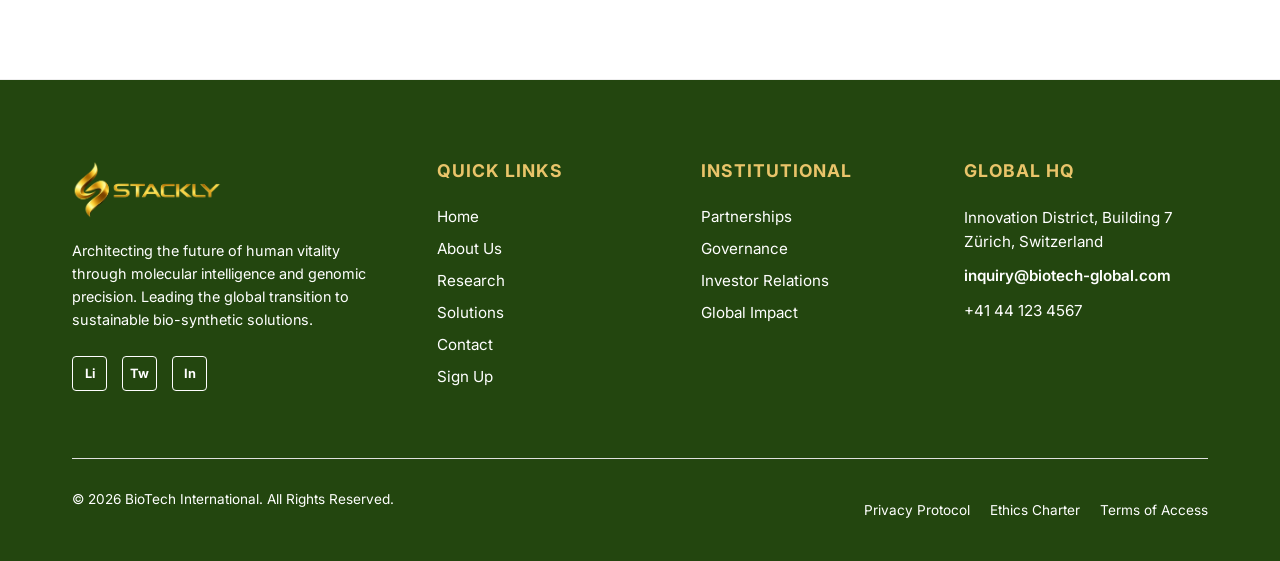
<file: about.html>
<!DOCTYPE html>
<html lang="en">

<head>
    <meta charset="UTF-8">
    <meta name="viewport" content="width=device-width, initial-scale=1.0">
    <title>Bio Technology</title>
    <link rel="icon" href="./assets/bg remove.webp">

    <!-- Custom CSS -->
    <link rel="stylesheet" href="about.css">
    <link rel="stylesheet" href="./root.css">

    <!-- material icon -->
    <link href="https://fonts.googleapis.com/icon?family=Material+Icons" rel="stylesheet">
    <!-- font awesome icon -->
    <link rel="stylesheet" href="https://cdnjs.cloudflare.com/ajax/libs/font-awesome/6.5.1/css/all.min.css">

    <!-- aos animations -->
    <link href="https://unpkg.com/aos@2.3.4/dist/aos.css" rel="stylesheet">
</head>

<body>

    <header class="main-header">
        <nav class="navbar">
            <a href="about.html" class="logo">
                <img src="./assets/white.webp" alt="logo" width="150px">
            </a>

            <ul class="nav-links">
                <li><a href="index.html">Home</a></li>
                <li><a href="about.html">About Us</a></li>
                <li><a href="research.html">Research</a></li>
                <li><a href="solution.html">Solutions</a></li>
                <li><a href="contact.html">Contact</a></li>
                <li><a href="sign.html" class="btn btn-primary get">Sign Up</a></li>
            </ul>

            <ul class="get1">
                <li><a href="sign.html" class="btn btn-primary">Sign Up</a></li>

            </ul>

            <div class="hamburger" id="hamburger">
                <span class="bar"></span>
                <span class="bar"></span>
                <span class="bar"></span>
            </div>
        </nav>
    </header>

    <main>


        <section class="about-hero">
            <!-- Decorative high-end background elements -->
            <div class="hero-grid-pattern"></div>
            <div class="ambient-glow"></div>

            <div class="container">
                <div class="about-hero-layout">
                    <!-- Content Side -->
                    <div class="about-hero-content animated-card" data-aos="fade-right">
                        <div class="content-glass-backdrop"></div>
                        <span class="hero-tag">OUR PURPOSE</span>
                        <h1>Architecting the <br><span class="gold-text">Future of Life.</span></h1>
                        <p>We believe that the greatest challenges of humanity—disease, aging, and environmental
                            decay—can be solved by understanding the fundamental code of nature itself.</p>

                        <div class="about-stats-row">
                            <div class="mini-stat">
                                <div class="stat-icon"><i class="fa-solid fa-calendar-check"></i></div>
                                <div class="stat-meta">
                                    <strong>2014</strong>
                                    <span>Est. Year</span>
                                </div>
                            </div>
                            <div class="mini-stat">
                                <div class="stat-icon"><i class="fa-solid fa-microscope"></i></div>
                                <div class="stat-meta">
                                    <strong>450+</strong>
                                    <span>Scientists</span>
                                </div>
                            </div>
                        </div>
                    </div>

                    <!-- Visual Side: Molecular Orbit -->
                    <div class="about-hero-visual animated-card" data-aos="zoom-in">
                        <div class="abstract-lab-shape">
                            <div class="inner-circle">
                                <i class="fa-solid fa-dna"></i>
                            </div>
                            <div class="orbit-ring"></div>
                            <div class="orbiting-dot dot-1"></div>
                            <div class="orbiting-dot dot-2"></div>
                            <div class="orbiting-dot dot-3"></div>
                        </div>
                    </div>
                </div>
            </div>
        </section>







        <section class="value-section">
            <!-- Decorative Pulse Background -->
            <div class="value-pulse-bg"></div>

            <div class="value-container">
                <div class="value-content" data-aos="fade-right">
                    <span class="impact-eyebrow">OUR VALUE</span>
                    <h2>Where technology meets<br><span class="gold-text">business.</span></h2>
                    <p class="value-desc">
                        We combine scientific innovation with real-world applications to create sustainable
                        biotechnology solutions for industries and communities worldwide.
                    </p>

                    <div class="value-items">
                        <!-- Vision -->
                        <div class="value-item" style="--item-delay: 0.1s">
                            <div class="value-icon-box">
                                <i class="fa-solid fa-lightbulb"></i>
                            </div>
                            <div class="value-text">
                                <h3>Vision</h3>
                                <p>To pioneer breakthroughs in biotechnology that enhance human health and global
                                    scientific advancement.</p>
                            </div>
                        </div>

                        <!-- Mission -->
                        <div class="value-item" style="--item-delay: 0.2s">
                            <div class="value-icon-box">
                                <i class="fa-solid fa-arrows-rotate"></i>
                            </div>
                            <div class="value-text">
                                <h3>Mission</h3>
                                <p>Transforming cutting-edge research into practical bio-solutions that empower
                                    sustainable industries.</p>
                            </div>
                        </div>

                        <!-- Motto -->
                        <div class="value-item" style="--item-delay: 0.3s">
                            <div class="value-icon-box">
                                <i class="fa-regular fa-bookmark"></i>
                            </div>
                            <div class="value-text">
                                <h3>Motto</h3>
                                <p>Innovation through science, sustainability through technology, and impact through
                                    collaboration.</p>
                            </div>
                        </div>
                    </div>
                </div>

                <div class="value-image-wrapper" data-aos="zoom-in">
                    <div class="image-border-decoration"></div>
                    <img src="./assets/vision.webp" alt="engineer" class="main-value-img">
                    <div class="floating-badge">
                        <i class="fa-solid fa-microscope"></i>
                        <span>Precision Engineering</span>
                    </div>
                </div>
            </div>
        </section>






        <section class="timeline-section">
            <div class="container">
                <div class="section-header center">
                    <span class="hero-tag">The BioTech Odyssey</span>
                    <h2>Our Path of <span class="gold-text">Discovery</span></h2>
                    <p>Tracing the evolution of our laboratory from a singular vision to a global standard in molecular
                        engineering.</p>
                </div>

                <div class="timeline-wrapper">
                    <div class="timeline-line">
                        <div class="timeline-progress"></div>
                    </div>

                    <div class="timeline-item animated-card left">
                        <div class="timeline-dot"></div>
                        <div class="timeline-date">2018</div>
                        <div class="timeline-content">
                            <h3>The Genesis Protocol</h3>
                            <p>Establishment of our first clean-room facility in Zurich, focused on high-throughput
                                genomic sequencing and molecular mapping.</p>
                        </div>
                    </div>

                    <div class="timeline-item animated-card right">
                        <div class="timeline-dot"></div>
                        <div class="timeline-date">2021</div>
                        <div class="timeline-content">
                            <h3>Synthetic Equilibrium</h3>
                            <p>Successfully synthesized the first biodegradable organic polymer for pharmaceutical
                                delivery systems.</p>
                        </div>
                    </div>

                    <div class="timeline-item animated-card left">
                        <div class="timeline-dot"></div>
                        <div class="timeline-date">2024</div>
                        <div class="timeline-content">
                            <h3>Global Integration</h3>
                            <p>Expansion to 14 global laboratories and partnership with the European Genomic Council for
                                rare disease research.</p>
                        </div>
                    </div>

                    <div class="timeline-item animated-card right">
                        <div class="timeline-dot"></div>
                        <div class="timeline-date">2026</div>
                        <div class="timeline-content">
                            <h3>Precision Therapeutics</h3>
                            <p>Launch of our proprietary AI-driven cellular modeling platform, reducing clinical
                                validation time by 40%.</p>
                        </div>
                    </div>
                </div>
            </div>
        </section>







       <section class="values-section">
    <!-- Decorative DNA background overlay -->
    <div class="bio-mesh-overlay"></div>
    
    <div class="container">
        <div class="section-header-container">
    <div class="section-header center" data-aos="fade-down">
        <span class="hero-tag">The BioTech Charter</span>
        <h2>Principles of <span class="gold-text">Scientific Integrity</span></h2>
        <div class="header-divider"></div>
        <p>Our research is governed by a strict ethical framework designed to ensure that innovation never outpaces human safety.</p>
    </div>
</div>

        <div class="values-grid">
            <!-- Principle 01 -->
            <div class="value-card glass-tile" data-aos="fade-up" style="--card-i: 1;">
                <div class="card-bg-glow"></div>
                <div class="card-header-flex">
                    <div class="icon-orb"><i class="fa-solid fa-scale-balanced"></i></div>
                    <span class="pillar-label">Ethics</span>
                </div>
                <h3>Ethical Transparency</h3>
                <p>Maintaining an open-source dialogue with global health authorities regarding every breakthrough in genetic modification.</p>
                <div class="card-footer">
                    <span class="status-indicator">Verified Protocol</span>
                </div>
            </div>

            <!-- Principle 02 -->
            <div class="value-card glass-tile" data-aos="fade-up" style="--card-i: 2;">
                <div class="card-bg-glow"></div>
                <div class="card-header-flex">
                    <div class="icon-orb"><i class="fa-solid fa-microscope"></i></div>
                    <span class="pillar-label">Accuracy</span>
                </div>
                <h3>Molecular Precision</h3>
                <p>Rejecting the "good enough" standard. We operate with a zero-tolerance policy for data margin errors in sequencing.</p>
                <div class="card-footer">
                    <span class="status-indicator">99.9% Accuracy</span>
                </div>
            </div>

            <!-- Principle 03 -->
            <div class="value-card glass-tile" data-aos="fade-up" style="--card-i: 3;">
                <div class="card-bg-glow"></div>
                <div class="card-header-flex">
                    <div class="icon-orb"><i class="fa-solid fa-hand-holding-medical"></i></div>
                    <span class="pillar-label">Equity</span>
                </div>
                <h3>Global Equity</h3>
                <p>Ensuring that regenerative medicine remains accessible to all populations, regardless of economic infrastructure.</p>
                <div class="card-footer">
                    <span class="status-indicator">Global Access</span>
                </div>
            </div>

            <!-- Principle 04 -->
            <div class="value-card glass-tile" data-aos="fade-up" style="--card-i: 4;">
                <div class="card-bg-glow"></div>
                <div class="card-header-flex">
                    <div class="icon-orb"><i class="fa-solid fa-leaf"></i></div>
                    <span class="pillar-label">Ecology</span>
                </div>
                <h3>Bio-Sustainability</h3>
                <p>Every synthetic compound we create is designed with a lifecycle that preserves the natural ecological balance.</p>
                <div class="card-footer">
                    <span class="status-indicator">Carbon Neutral</span>
                </div>
            </div>
        </div>
    </div>
</section>





        <section class="image-cta-section">
            <div class="cta-overlay"></div>

            <div class="container">
                <div class="cta-content-box animated-card">
                    <span class="impact-eyebrow">Collaborative Science</span>
                    <h2>Architecting the <br><span>Next Breakthrough.</span></h2>
                    <p>Join our global network of research institutions and clinical experts. Together, we are
                        redefining the boundaries of human potential.</p>

                    <div class="cta-btns-row">
                        <a href="./404.html" class="btn btn-primary">Start Partnership</a>
                        <a href="./404.html" class="btn btn-secondary-light">View Research Portal</a>
                    </div>
                </div>
            </div>
        </section>










        <section class="faq-section">
            <div class="container">
                <div class="section-header center">
                    <span class="hero-tag">Information Portal</span>
                    <h2>Common <span>Inquiries</span></h2>
                    <p>Providing transparency into our methodologies, safety protocols, and institutional partnerships.
                    </p>
                </div>

                <div class="faq-wrapper">
                    <div class="faq-item animated-card">
                        <button class="faq-question">
                            <span>What is the standard timeline for genomic sequencing?</span>
                            <i class="plus-icon"></i>
                        </button>
                        <div class="faq-answer">
                            <p>Our high-throughput sequencing protocols typically deliver comprehensive raw data within
                                72 hours. Full bio-informatic analysis and clinical interpretation generally require an
                                additional 5 to 7 business days, depending on the complexity of the genome.</p>
                        </div>
                    </div>

                    <div class="faq-item animated-card">
                        <button class="faq-question">
                            <span>How does BioTech ensure data privacy for institutional partners?</span>
                            <i class="plus-icon"></i>
                        </button>
                        <div class="faq-answer">
                            <p>We utilize end-to-end quantum-resistant encryption and decentralized biological
                                databases. Every sample is anonymized at the point of extraction, ensuring that
                                intellectual property and patient identities remain protected throughout the research
                                lifecycle.</p>
                        </div>
                    </div>

                    <div class="faq-item animated-card">
                        <button class="faq-question">
                            <span>Are your synthetic materials ecologically biodegradable?</span>
                            <i class="plus-icon"></i>
                        </button>
                        <div class="faq-answer">
                            <p>Yes. Our "Synthesize-to-Soil" initiative ensures that all organic compounds developed in
                                our labs are engineered to break down into non-toxic nutrients within 180 days of
                                environmental exposure, meeting global sustainability standards.</p>
                        </div>
                    </div>

                    <div class="faq-item animated-card">
                        <button class="faq-question">
                            <span>How can academic institutions apply for research grants?</span>
                            <i class="plus-icon"></i>
                        </button>
                        <div class="faq-answer">
                            <p>We accept quarterly proposals through our Global Partnership Portal. Institutions must
                                demonstrate a focus on regenerative medicine or molecular sustainability to be
                                considered for our $50M annual innovation fund.</p>
                        </div>
                    </div>
                </div>
            </div>
        </section>







    </main>

    <footer class="main-footer">
        <div class="container">
            <div class="footer-grid">
                <div class="footer-brand">
                    <a href="about.html" class="logo">
                        <img src="./assets/gold.webp" alt="logo" width="150px">
                    </a>
                    <p>Architecting the future of human vitality through molecular intelligence and genomic precision.
                        Leading the global transition to sustainable bio-synthetic solutions.</p>
                    <div class="social-links">
                        <a href="./404.html" class="social-icon">Li</a>
                        <a href="./404.html" class="social-icon">Tw</a>
                        <a href="./404.html" class="social-icon">In</a>
                    </div>
                </div>

                <div class="footer-links">
                    <h3>Quick Links</h3>
                    <ul>
                        <li><a href="./index.html">Home</a></li>
                        <li><a href="./about.html">About Us</a></li>
                        <li><a href="./research.html">Research</a></li>
                        <li><a href="./solution.html">Solutions</a></li>
                        <li><a href="./contact.html">Contact</a></li>
                        <li><a href="./sign.html">Sign Up</a></li>
                    </ul>
                </div>

                <div class="footer-links">
                    <h3>Institutional</h3>
                    <ul>
                        <li><a href="./404.html">Partnerships</a></li>
                        <li><a href="./404.html">Governance</a></li>
                        <li><a href="./404.html">Investor Relations</a></li>
                        <li><a href="./404.html">Global Impact</a></li>
                    </ul>
                </div>

                <div class="footer-contact">
                    <h3>Global HQ</h3>
                    <p>Innovation District, Building 7<br>Zürich, Switzerland</p>
                    <p class="contact-email">inquiry@biotech-global.com</p>
                    <p>+41 44 123 4567</p>
                </div>
            </div>

            <div class="footer-bottom">
                <p>&copy; 2026 BioTech International. All Rights Reserved.</p>
                <div class="footer-legal">
                    <a href="./404.html">Privacy Protocol</a>
                    <a href="./404.html">Ethics Charter</a>
                    <a href="./404.html">Terms of Access</a>
                </div>
            </div>
        </div>
    </footer>

    <script src="script.js"></script>

    <script>

        // faq js

        document.querySelectorAll('.faq-question').forEach(button => {
            button.addEventListener('click', () => {
                const faqItem = button.parentElement;
                const answer = faqItem.querySelector('.faq-answer');

                document.querySelectorAll('.faq-item').forEach(item => {
                    if (item !== faqItem) {
                        item.classList.remove('active');
                        item.querySelector('.faq-answer').style.maxHeight = null;
                    }
                });

                faqItem.classList.toggle('active');

                if (faqItem.classList.contains('active')) {
                    answer.style.maxHeight = answer.scrollHeight + "px";
                } else {
                    answer.style.maxHeight = null;
                }
            });
        });


        window.addEventListener('scroll', () => {
            const timeline = document.querySelector('.timeline-wrapper');
            const progress = document.querySelector('.timeline-progress');

            if (!timeline || !progress) return;

            const timelineRect = timeline.getBoundingClientRect();
            const windowHeight = window.innerHeight;

            if (timelineRect.top < windowHeight) {
                const totalHeight = timelineRect.height;
                const scrolled = windowHeight - timelineRect.top;
                const progressPercent = Math.min(Math.max((scrolled / totalHeight) * 100, 0), 100);

                progress.style.height = `${progressPercent}%`;
            }
        });

        document.querySelectorAll('.timeline-item').forEach(item => {
            observer.observe(item);
        });


    </script>

    <script src="https://unpkg.com/aos@2.3.4/dist/aos.js"></script>

    <script>
        AOS.init({
            duration: 900,
            easing: 'ease-in-out',
            once: true,
        });

        // data-aos="fade-up"
        // fade-up, fade-down, fade-left, fade-right, zoom-in,	slide-up, flip-left	

    </script>

</body>

</html>
</file>
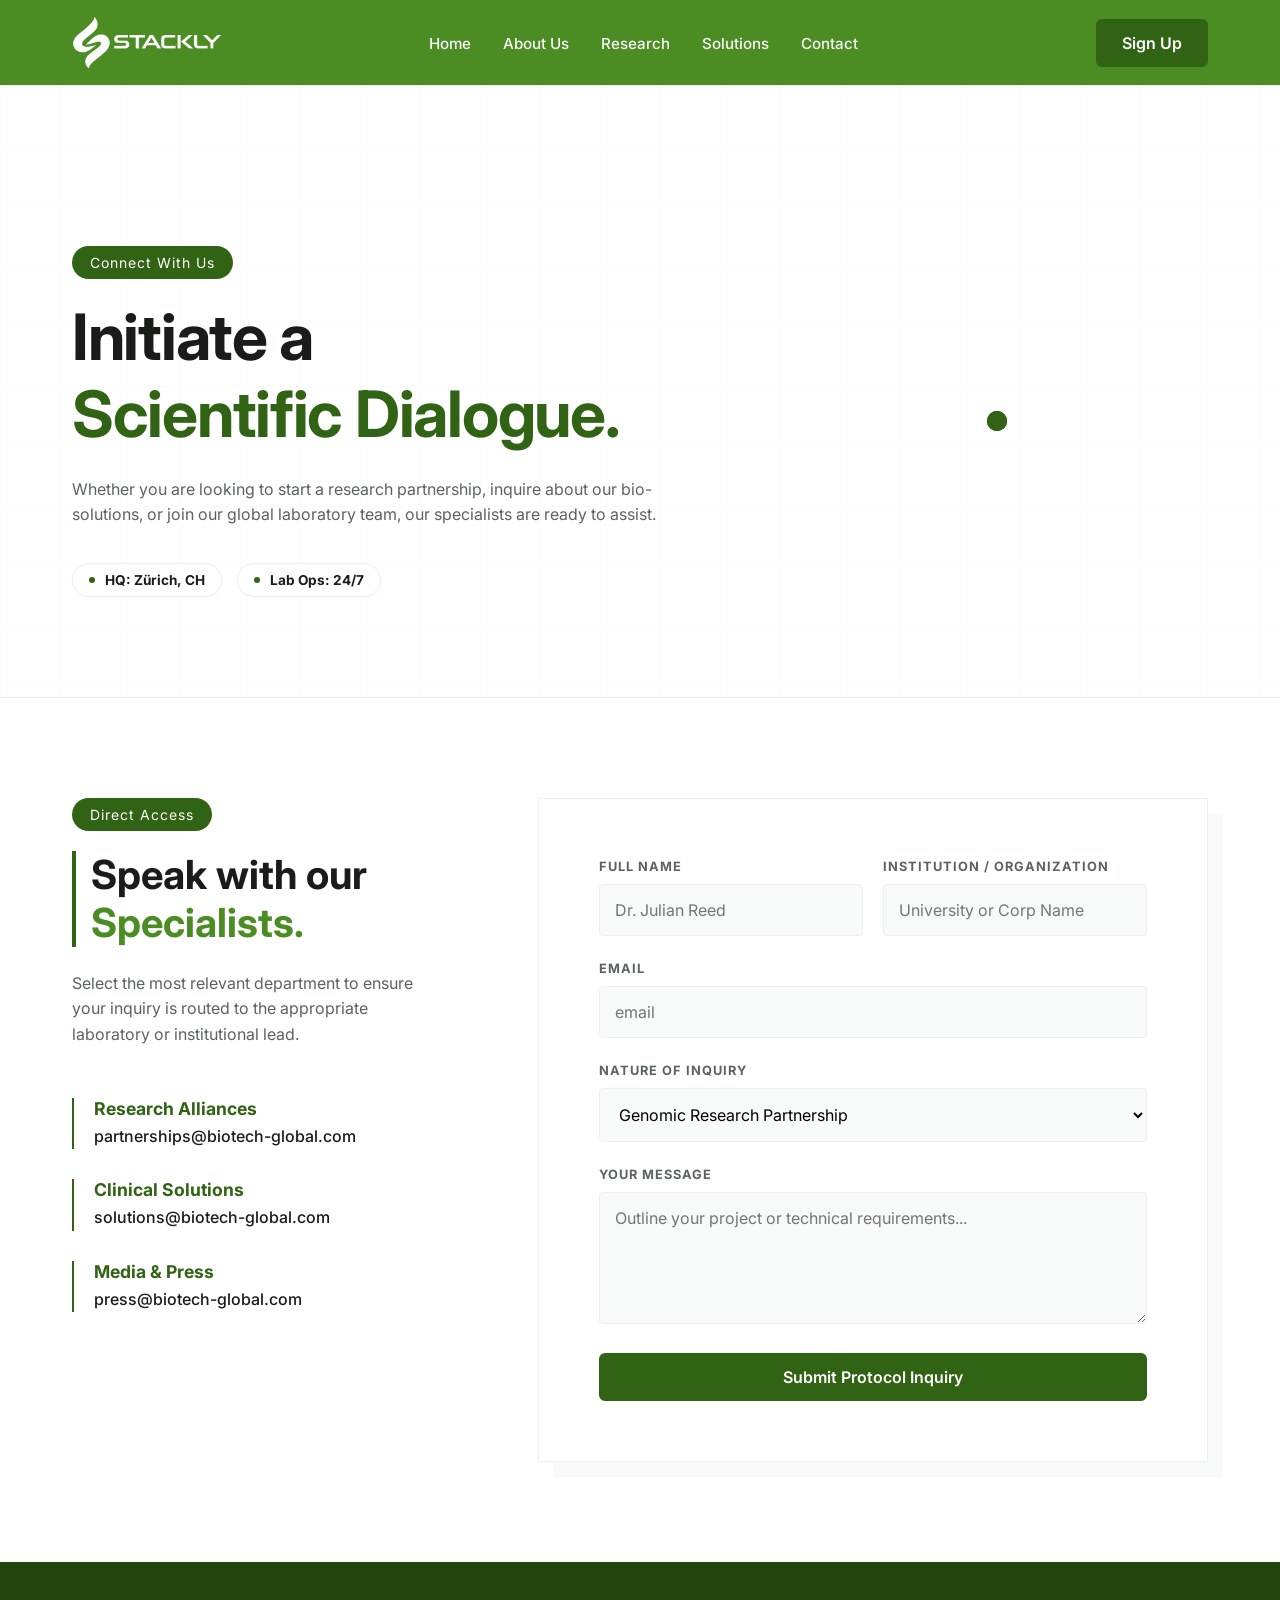
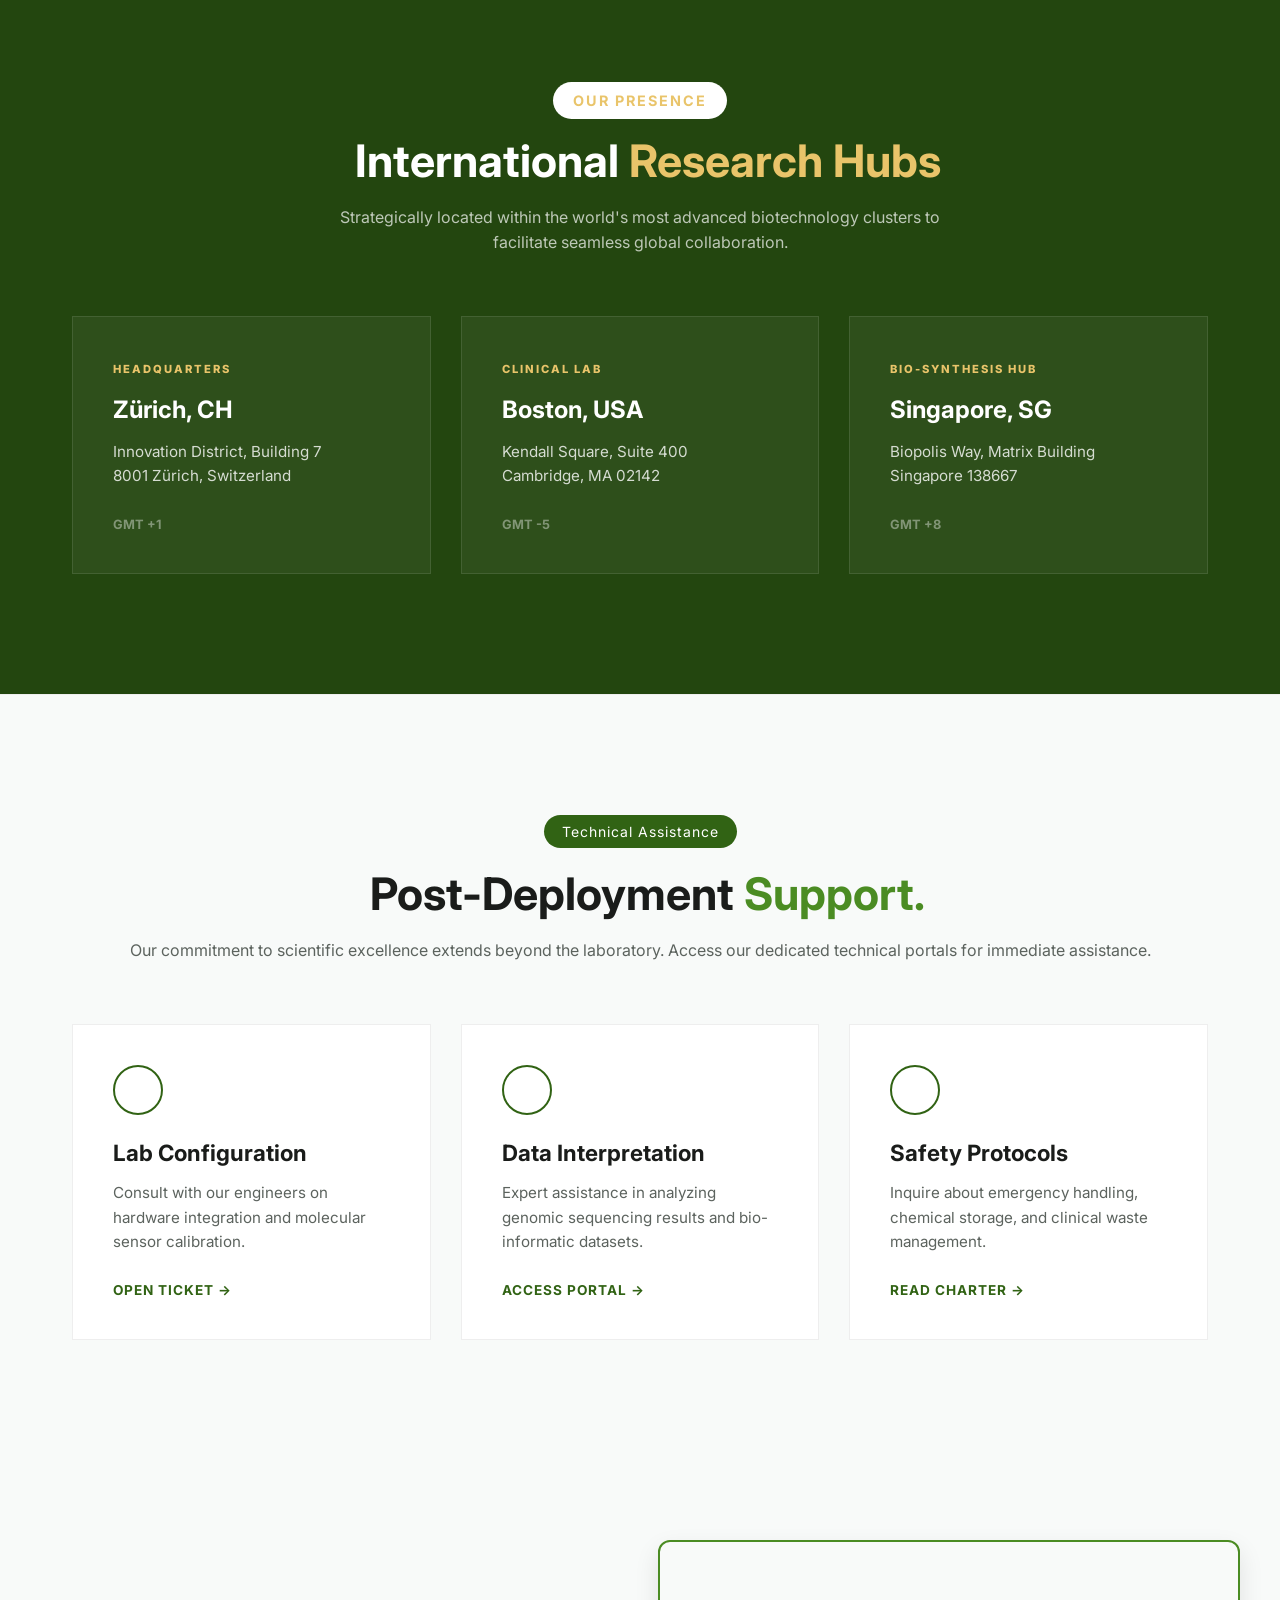
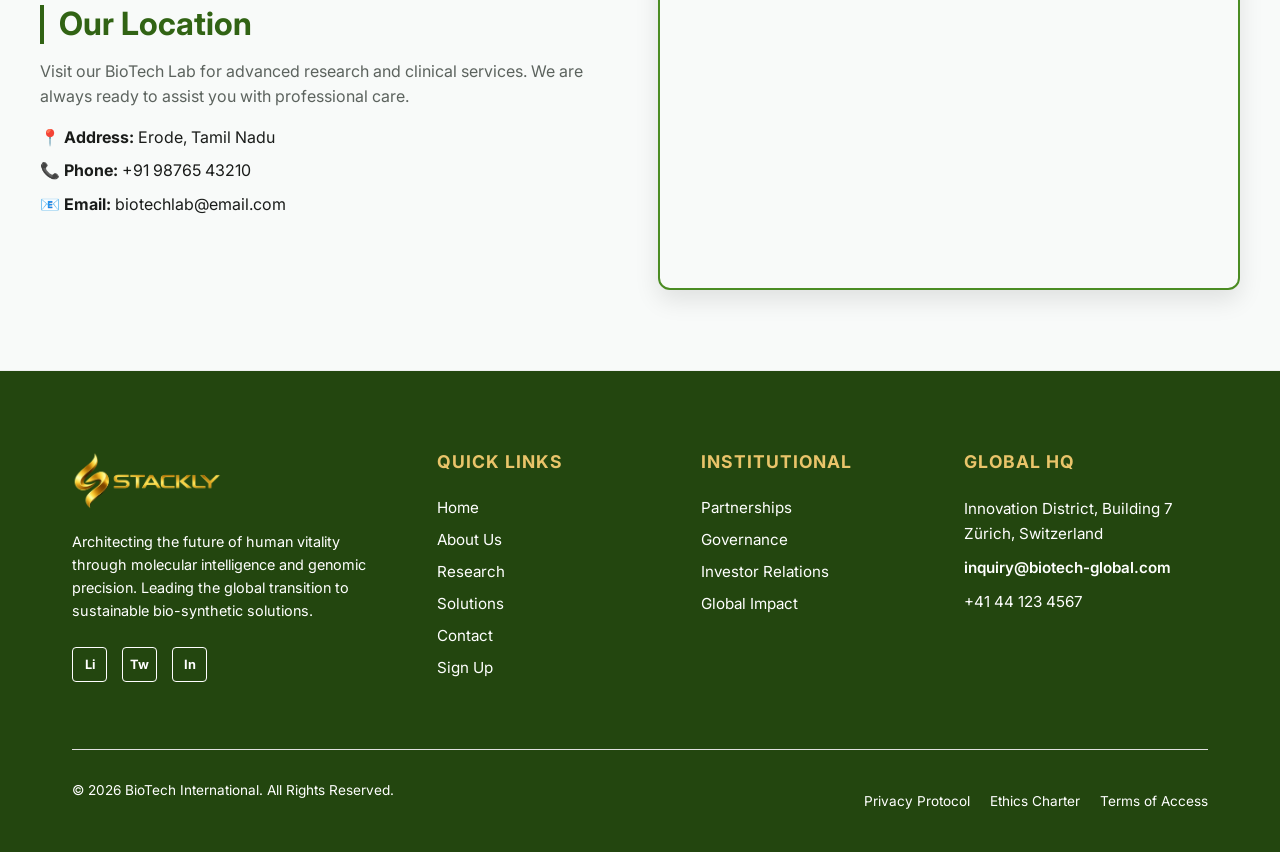
<file: contact.html>
<!DOCTYPE html>
<html lang="en">

<head>
    <meta charset="UTF-8">
    <meta name="viewport" content="width=device-width, initial-scale=1.0">
    <title>Bio Technology</title>
    <link rel="icon" href="./assets/bg remove.webp">

    <!-- Custom CSS -->
    <link rel="stylesheet" href="contact.css">
    <link rel="stylesheet" href="./root.css">

    <!-- material icon -->
    <link href="https://fonts.googleapis.com/icon?family=Material+Icons" rel="stylesheet">
    <!-- font awesome icon -->
    <link rel="stylesheet" href="https://cdnjs.cloudflare.com/ajax/libs/font-awesome/6.5.1/css/all.min.css">

    <!-- aos animations -->
    <link href="https://unpkg.com/aos@2.3.4/dist/aos.css" rel="stylesheet">
</head>

<body>
    <header class="main-header">
        <nav class="navbar">
            <a href="contact.html" class="logo">
                <img src="./assets/white.webp" alt="logo" width="150px">
            </a>

            <ul class="nav-links">
                <li><a href="index.html">Home</a></li>
                <li><a href="about.html">About Us</a></li>
                <li><a href="research.html">Research</a></li>
                <li><a href="solution.html">Solutions</a></li>
                <li><a href="contact.html">Contact</a></li>
                <li><a href="sign.html" class="btn btn-primary get">Sign Up</a></li>
            </ul>

            <ul class="get1">
                <li><a href="sign.html" class="btn btn-primary">Sign Up</a></li>

            </ul>

            <div class="hamburger" id="hamburger">
                <span class="bar"></span>
                <span class="bar"></span>
                <span class="bar"></span>
            </div>
        </nav>
    </header>

    <main>




        <section class="contact-hero">
            <div class="contact-bg-nodes"></div>
            <div class="container">
                <div class="contact-hero-layout">
                    <div class="contact-hero-content animated-card">
                        <span class="hero-tag">Connect With Us</span>
                        <h1>Initiate a <br><span>Scientific Dialogue.</span></h1>
                        <p>Whether you are looking to start a research partnership, inquire about our bio-solutions, or
                            join our global laboratory team, our specialists are ready to assist.</p>

                        <div class="quick-contact-pills">
                            <div class="pill">
                                <span class="pill-dot"></span>
                                <span>HQ: Zürich, CH</span>
                            </div>
                            <div class="pill">
                                <span class="pill-dot"></span>
                                <span>Lab Ops: 24/7</span>
                            </div>
                        </div>
                    </div>

                    <div class="contact-hero-visual animated-card">
                        <div class="connection-hub">
                            <div class="center-node"></div>
                            <div class="pulse-ring"></div>
                            <div class="pulse-ring delay"></div>
                        </div>
                    </div>
                </div>
            </div>
        </section>









        <section class="inquiry-section">
            <div class="container">
                <div class="inquiry-layout">

                    <div class="inquiry-channels animated-card">
                        <div class="channel-group">
                            <span class="hero-tag">Direct Access</span>
                            <h2>Speak with our <span>Specialists.</span></h2>
                            <p>Select the most relevant department to ensure your inquiry is routed to the appropriate
                                laboratory or institutional lead.</p>
                        </div>

                        <div class="channel-list">
                            <div class="channel-item">
                                <strong>Research Alliances</strong>
                                <p>partnerships@biotech-global.com</p>
                            </div>
                            <div class="channel-item">
                                <strong>Clinical Solutions</strong>
                                <p>solutions@biotech-global.com</p>
                            </div>
                            <div class="channel-item">
                                <strong>Media & Press</strong>
                                <p>press@biotech-global.com</p>
                            </div>
                        </div>
                    </div>

                    <div class="inquiry-form-container animated-card">
                        <form class="biotech-form" action="./404.html" method="GET">
                            <div class="form-grid">
                                <div class="form-group">
                                    <label>Full Name</label>
                                    <input type="text" placeholder="Dr. Julian Reed" pattern="[A-Za-z.\s]+"
                                        title="Only letters allowed" required>
                                </div>
                                <div class="form-group">
                                    <label>Institution / Organization</label>
                                    <input type="text" placeholder="University or Corp Name" required>
                                </div>
                            </div>

                            <div class="form-group">
                                <label>Email</label>
                                <input type="email" placeholder="email" required
                                    pattern="[a-z0-9._%+-]+@[a-z0-9.-]+\.[a-z]{2,}$">
                            </div>

                            <div class="form-group">
                                <label>Nature of Inquiry</label>
                                <select>
                                    <option>Genomic Research Partnership</option>
                                    <option>Bio-Synthetic Solution Inquiry</option>
                                    <option>Clinical Trial Information</option>
                                    <option>Careers in Molecular Science</option>
                                </select>
                            </div>

                            <div class="form-group">
                                <label>Your Message</label>
                                <textarea rows="5"
                                    placeholder="Outline your project or technical requirements..."></textarea>
                            </div>

                            <button type="submit" class="btn btn-primary w-full">Submit Protocol Inquiry</button>
                        </form>
                    </div>

                </div>
            </div>
        </section>











        <section class="global-locations">
            <div class="container">
                <div class="locations-header center">
                    <span class="impact-eyebrow">Our Presence</span>
                    <h2 class="text-white">International <span>Research Hubs</span></h2>
                    <p class="text-muted-light">Strategically located within the world's most advanced biotechnology
                        clusters to facilitate seamless global collaboration.</p>
                </div>

                <div class="locations-grid">
                    <div class="location-card animated-card slide-left">
                        <div class="location-info">
                            <span class="region-tag">Headquarters</span>
                            <h3>Zürich, CH</h3>
                            <p>Innovation District, Building 7<br>8001 Zürich, Switzerland</p>
                            <span class="timezone">GMT +1</span>
                        </div>
                    </div>

                    <div class="location-card animated-card slide-up">
                        <div class="location-info">
                            <span class="region-tag">Clinical Lab</span>
                            <h3>Boston, USA</h3>
                            <p>Kendall Square, Suite 400<br>Cambridge, MA 02142</p>
                            <span class="timezone">GMT -5</span>
                        </div>
                    </div>

                    <div class="location-card animated-card slide-right">
                        <div class="location-info">
                            <span class="region-tag">Bio-Synthesis Hub</span>
                            <h3>Singapore, SG</h3>
                            <p>Biopolis Way, Matrix Building<br>Singapore 138667</p>
                            <span class="timezone">GMT +8</span>
                        </div>
                    </div>
                </div>
            </div>
        </section>





        <section class="support-portal">
            <div class="container">
                <div class="section-header">
                    <span class="hero-tag">Technical Assistance</span>
                    <h2>Post-Deployment <span>Support.</span></h2>
                    <p>Our commitment to scientific excellence extends beyond the laboratory. Access our dedicated
                        technical portals for immediate assistance.</p>
                </div>

                <div class="support-grid">
                    <div class="support-card animated-card">
                        <div class="support-icon">
                            <span class="pulse-ring-small"></span>
                            <i class="icon-lab"></i>
                        </div>
                        <h3>Lab Configuration</h3>
                        <p>Consult with our engineers on hardware integration and molecular sensor calibration.</p>
                        <a href="./404.html" class="text-link">Open Ticket →</a>
                    </div>

                    <div class="support-card animated-card">
                        <div class="support-icon">
                            <span class="pulse-ring-small"></span>
                            <i class="icon-data"></i>
                        </div>
                        <h3>Data Interpretation</h3>
                        <p>Expert assistance in analyzing genomic sequencing results and bio-informatic datasets.</p>
                        <a href="./404.html" class="text-link">Access Portal →</a>
                    </div>

                    <div class="support-card animated-card">
                        <div class="support-icon">
                            <span class="pulse-ring-small"></span>
                            <i class="icon-safety"></i>
                        </div>
                        <h3>Safety Protocols</h3>
                        <p>Inquire about emergency handling, chemical storage, and clinical waste management.</p>
                        <a href="./404.html" class="text-link">Read Charter →</a>
                    </div>
                </div>
            </div>
        </section>







        <section class="map-section">

            <div class="map-container">

                <!-- Left Content -->
                <div class="map-content">
                    <h2>Our Location</h2>
                    <p>
                        Visit our BioTech Lab for advanced research and clinical services.
                        We are always ready to assist you with professional care.
                    </p>

                    <div class="contact-info">
                        <p><strong>📍 Address:</strong> Erode, Tamil Nadu</p>
                        <p><strong>📞 Phone:</strong> +91 98765 43210</p>
                        <p><strong>📧 Email:</strong> biotechlab@email.com</p>
                    </div>
                </div>

                <!-- Right Map -->
                <div class="map-box">
                    <iframe src="https://www.google.com/maps?q=Erode&output=embed" loading="lazy">
                    </iframe>
                </div>

            </div>

        </section>




    </main>

    <footer class="main-footer">
        <div class="container">
            <div class="footer-grid">
                <div class="footer-brand">
                    <a href="contact.html" class="logo">
                        <img src="./assets/gold.webp" alt="logo" width="150px">
                    </a>
                    <p>Architecting the future of human vitality through molecular intelligence and genomic precision.
                        Leading the global transition to sustainable bio-synthetic solutions.</p>
                    <div class="social-links">
                        <a href="./404.html" class="social-icon">Li</a>
                        <a href="./404.html" class="social-icon">Tw</a>
                        <a href="./404.html" class="social-icon">In</a>
                    </div>
                </div>

                <div class="footer-links">
                    <h3>Quick Links</h3>
                    <ul>
                        <li><a href="./index.html">Home</a></li>
                        <li><a href="./about.html">About Us</a></li>
                        <li><a href="./research.html">Research</a></li>
                        <li><a href="./solution.html">Solutions</a></li>
                        <li><a href="./contact.html">Contact</a></li>
                        <li><a href="./sign.html">Sign Up</a></li>
                    </ul>
                </div>

                <div class="footer-links">
                    <h3>Institutional</h3>
                    <ul>
                        <li><a href="./404.html">Partnerships</a></li>
                        <li><a href="./404.html">Governance</a></li>
                        <li><a href="./404.html">Investor Relations</a></li>
                        <li><a href="./404.html">Global Impact</a></li>
                    </ul>
                </div>

                <div class="footer-contact">
                    <h3>Global HQ</h3>
                    <p>Innovation District, Building 7<br>Zürich, Switzerland</p>
                    <p class="contact-email">inquiry@biotech-global.com</p>
                    <p>+41 44 123 4567</p>
                </div>
            </div>

            <div class="footer-bottom">
                <p>&copy; 2026 BioTech International. All Rights Reserved.</p>
                <div class="footer-legal">
                    <a href="./404.html">Privacy Protocol</a>
                    <a href="./404.html">Ethics Charter</a>
                    <a href="./404.html">Terms of Access</a>
                </div>
            </div>
        </div>
    </footer>




    <script src="script.js"></script>

    <script>


        const locationObserver = new IntersectionObserver((entries) => {
            entries.forEach(entry => {
                if (entry.isIntersecting) {
                    entry.target.classList.add('appear');
                    locationObserver.unobserve(entry.target);
                }
            });
        }, { threshold: 0.2 });

        document.querySelectorAll('.location-card').forEach(card => {
            locationObserver.observe(card);
        });


    </script>

    <script src="https://unpkg.com/aos@2.3.4/dist/aos.js"></script>

    <script>
        AOS.init({
            duration: 900,
            easing: 'ease-in-out',
            once: true,
        });

        // data-aos="fade-up"
        // fade-up, fade-down, fade-left, fade-right, zoom-in,	slide-up, flip-left	

    </script>

</body>

</html>
</file>
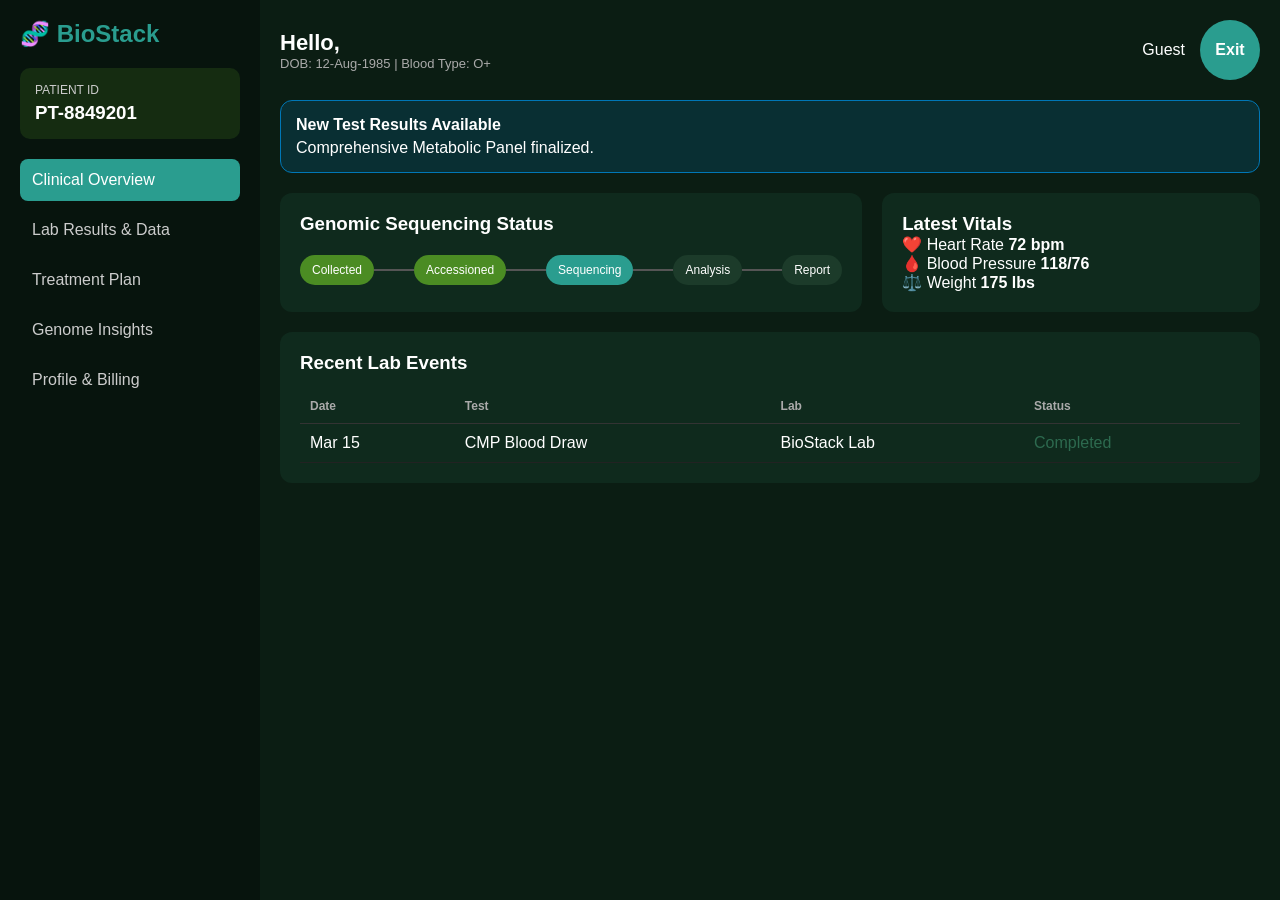
<file: patient.html>
<!DOCTYPE html>
<html lang="en">

<head>
    <meta charset="UTF-8">
    <title>Bio Dashboard</title>
    <link rel="stylesheet" href="patient.css">
</head>

<body>

    <div class="dashboard">

        <!-- Sidebar -->
        <aside class="sidebar" id="sidebar">
            <h2 class="logo">🧬 BioStack</h2>

            <div class="patient-box">
                <p>PATIENT ID</p>
                <h3>PT-8849201</h3>
            </div>

            <nav class="menu">
                <a class="active">Clinical Overview</a>
                <a href="./404.html">Lab Results & Data</a>
                <a href="./404.html">Treatment Plan</a>
                <a href="./404.html">Genome Insights</a>
                <a href="./404.html">Profile & Billing</a>
            </nav>
        </aside>

        <!-- Main -->
        <main class="main">

            <!-- Header -->
            <div class="topbar">

                <div class="left-top">
                    <div class="hamburger" id="menuBtn">
                        ☰
                    </div>

                    <div>
                        <h1>Hello, </h1>
                        <p>DOB: 12-Aug-1985 | Blood Type: O+</p>
                    </div>
                </div>

                <div class="top-icons">
                    <span id="userEmail"></span>
                    <div class="profile"><a href="./index.html">Exit</a></div>
                </div>

            </div>

            <!-- Alert -->
            <div class="alert-box">
                <h4>New Test Results Available</h4>
                <p>Comprehensive Metabolic Panel finalized.</p>
            </div>

            <!-- Cards -->
            <div class="card-row">

                <!-- DNA Progress -->
                <div class="card">
                    <h3>Genomic Sequencing Status</h3>

                    <div class="pipeline">
                        <div class="step done">Collected</div>
                        <div class="line"></div>

                        <div class="step done">Accessioned</div>
                        <div class="line"></div>

                        <div class="step active">Sequencing</div>
                        <div class="line"></div>

                        <div class="step">Analysis</div>
                        <div class="line"></div>

                        <div class="step">Report</div>
                    </div>
                </div>

                <!-- Vitals -->
                <div class="card">
                    <h3>Latest Vitals</h3>
                    <p>❤️ Heart Rate <strong>72 bpm</strong></p>
                    <p>🩸 Blood Pressure <strong>118/76</strong></p>
                    <p>⚖️ Weight <strong>175 lbs</strong></p>
                </div>

            </div>

            <!-- Table -->
            <div class="table-card">
                <h3>Recent Lab Events</h3>

                <table>
                    <tr>
                        <th>Date</th>
                        <th>Test</th>
                        <th>Lab</th>
                        <th>Status</th>
                    </tr>

                    <tr>
                        <td>Mar 15</td>
                        <td>CMP Blood Draw</td>
                        <td>BioStack Lab</td>
                        <td class="success">Completed</td>
                    </tr>

                </table>
            </div>

        </main>

    </div>


    <script>
        document.addEventListener("DOMContentLoaded", function () {

            const email = localStorage.getItem("userEmail");

            if (email) {
                document.getElementById("userEmail").textContent = email;
            } else {
                document.getElementById("userEmail").textContent = "Guest";
            }

        });



        const menuLinks = document.querySelectorAll(".menu a");
        const sections = document.querySelectorAll(".section");

        menuLinks.forEach(link => {
            link.addEventListener("click", function () {

                // remove active class
                menuLinks.forEach(l => l.classList.remove("active"));
                this.classList.add("active");

                // hide all sections
                sections.forEach(sec => sec.style.display = "none");

                // show selected section
                const target = this.getAttribute("data-target");
                document.getElementById(target).style.display = "block";
            });
        });
    </script>

</body>

</html>
</file>
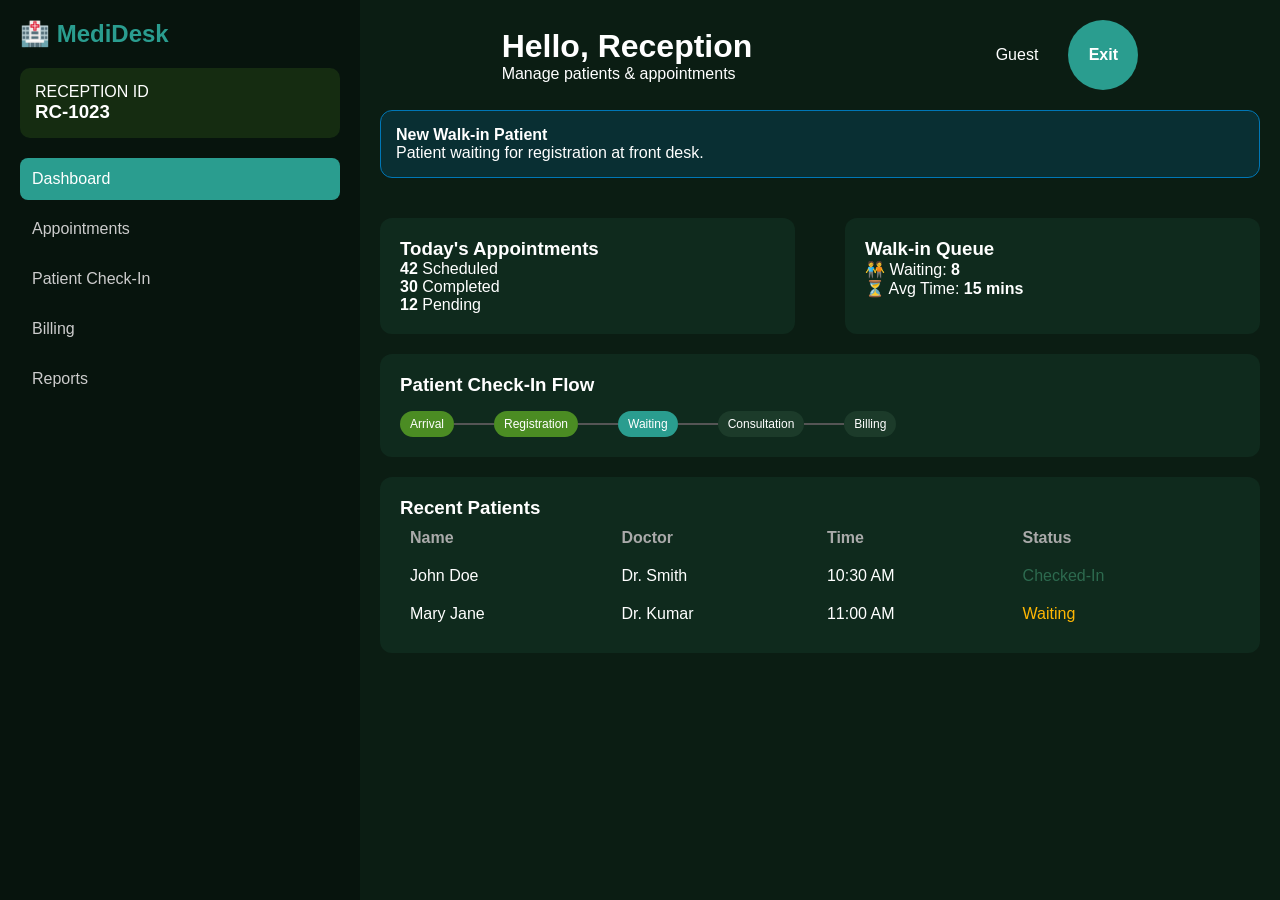
<file: reception.html>
<!DOCTYPE html>
<html lang="en">

<head>
    <meta charset="UTF-8">
    <title>Reception Dashboard</title>
    <link rel="stylesheet" href="reception.css">
</head>

<body>

    <div class="dashboard">

        <!-- Sidebar -->
        <aside class="sidebar" id="sidebar">
            <h2 class="logo">🏥 MediDesk</h2>

            <div class="patient-box">
                <p>RECEPTION ID</p>
                <h3>RC-1023</h3>
            </div>

            <nav class="menu">
                <a class="active">Dashboard</a>
                <a data-target="alert">Appointments</a>
                <a data-target="card">Patient Check-In</a>
                <a data-target="patient">Billing</a>
                <a data-target="table">Reports</a>
            </nav>
        </aside>

        <!-- Main -->
        <main class="main">

            <!-- Header -->
            <div class="topbar">
                <div class="left-top">
                    <div class="hamburger" id="menuBtn">☰</div>
                    <div>
                        <h1>Hello, Reception</h1>
                        <p>Manage patients & appointments</p>
                    </div>
                </div>

                <div class="top-icons">
                    <span id="userEmail"></span>
                    <div class="profile"><a href="./index.html">Exit</a></div>
                </div>
            </div>

            <!-- Alert -->
            <div class="alert-box section" id="alert">
                <h4>New Walk-in Patient</h4>
                <p>Patient waiting for registration at front desk.</p>
            </div>

            <!-- Cards -->
            <div class="card-row section" id="card">

                <div class="card">
                    <h3>Today's Appointments</h3>
                    <p><strong>42</strong> Scheduled</p>
                    <p><strong>30</strong> Completed</p>
                    <p><strong>12</strong> Pending</p>
                </div>

                <div class="card">
                    <h3>Walk-in Queue</h3>
                    <p>🧑‍🤝‍🧑 Waiting: <strong>8</strong></p>
                    <p>⏳ Avg Time: <strong>15 mins</strong></p>
                </div>

            </div>

            <!-- Check-in Status -->
            <div class="card section" id="patient">
                <h3>Patient Check-In Flow</h3>

                <div class="pipeline">
                    <div class="step done">Arrival</div>
                    <div class="line"></div>

                    <div class="step done">Registration</div>
                    <div class="line"></div>

                    <div class="step active">Waiting</div>
                    <div class="line"></div>

                    <div class="step">Consultation</div>
                    <div class="line"></div>

                    <div class="step">Billing</div>
                </div>
            </div>

            <!-- Table -->
            <div class="table-card section" id="table">
                <h3>Recent Patients</h3>

                <table>
                    <tr>
                        <th>Name</th>
                        <th>Doctor</th>
                        <th>Time</th>
                        <th>Status</th>
                    </tr>

                    <tr>
                        <td>John Doe</td>
                        <td>Dr. Smith</td>
                        <td>10:30 AM</td>
                        <td class="success">Checked-In</td>
                    </tr>

                    <tr>
                        <td>Mary Jane</td>
                        <td>Dr. Kumar</td>
                        <td>11:00 AM</td>
                        <td class="warning">Waiting</td>
                    </tr>

                </table>
            </div>

        </main>

    </div>

    <!-- JS -->
    <script>

        document.addEventListener("DOMContentLoaded", function () {

            const email = localStorage.getItem("userEmail");

            if (email) {
                document.getElementById("userEmail").textContent = email;
            } else {
                document.getElementById("userEmail").textContent = "Guest";
            }

        });







        const menuLinks = document.querySelectorAll(".menu a");
        const sections = document.querySelectorAll(".section");

        menuLinks.forEach(link => {
            link.addEventListener("click", function () {

                // remove active class
                menuLinks.forEach(l => l.classList.remove("active"));
                this.classList.add("active");

                // hide all sections
                sections.forEach(sec => sec.style.display = "none");

                // show selected section
                const target = this.getAttribute("data-target");
                document.getElementById(target).style.display = "block";
            });
        });
    </script>

</body>

</html>
</file>
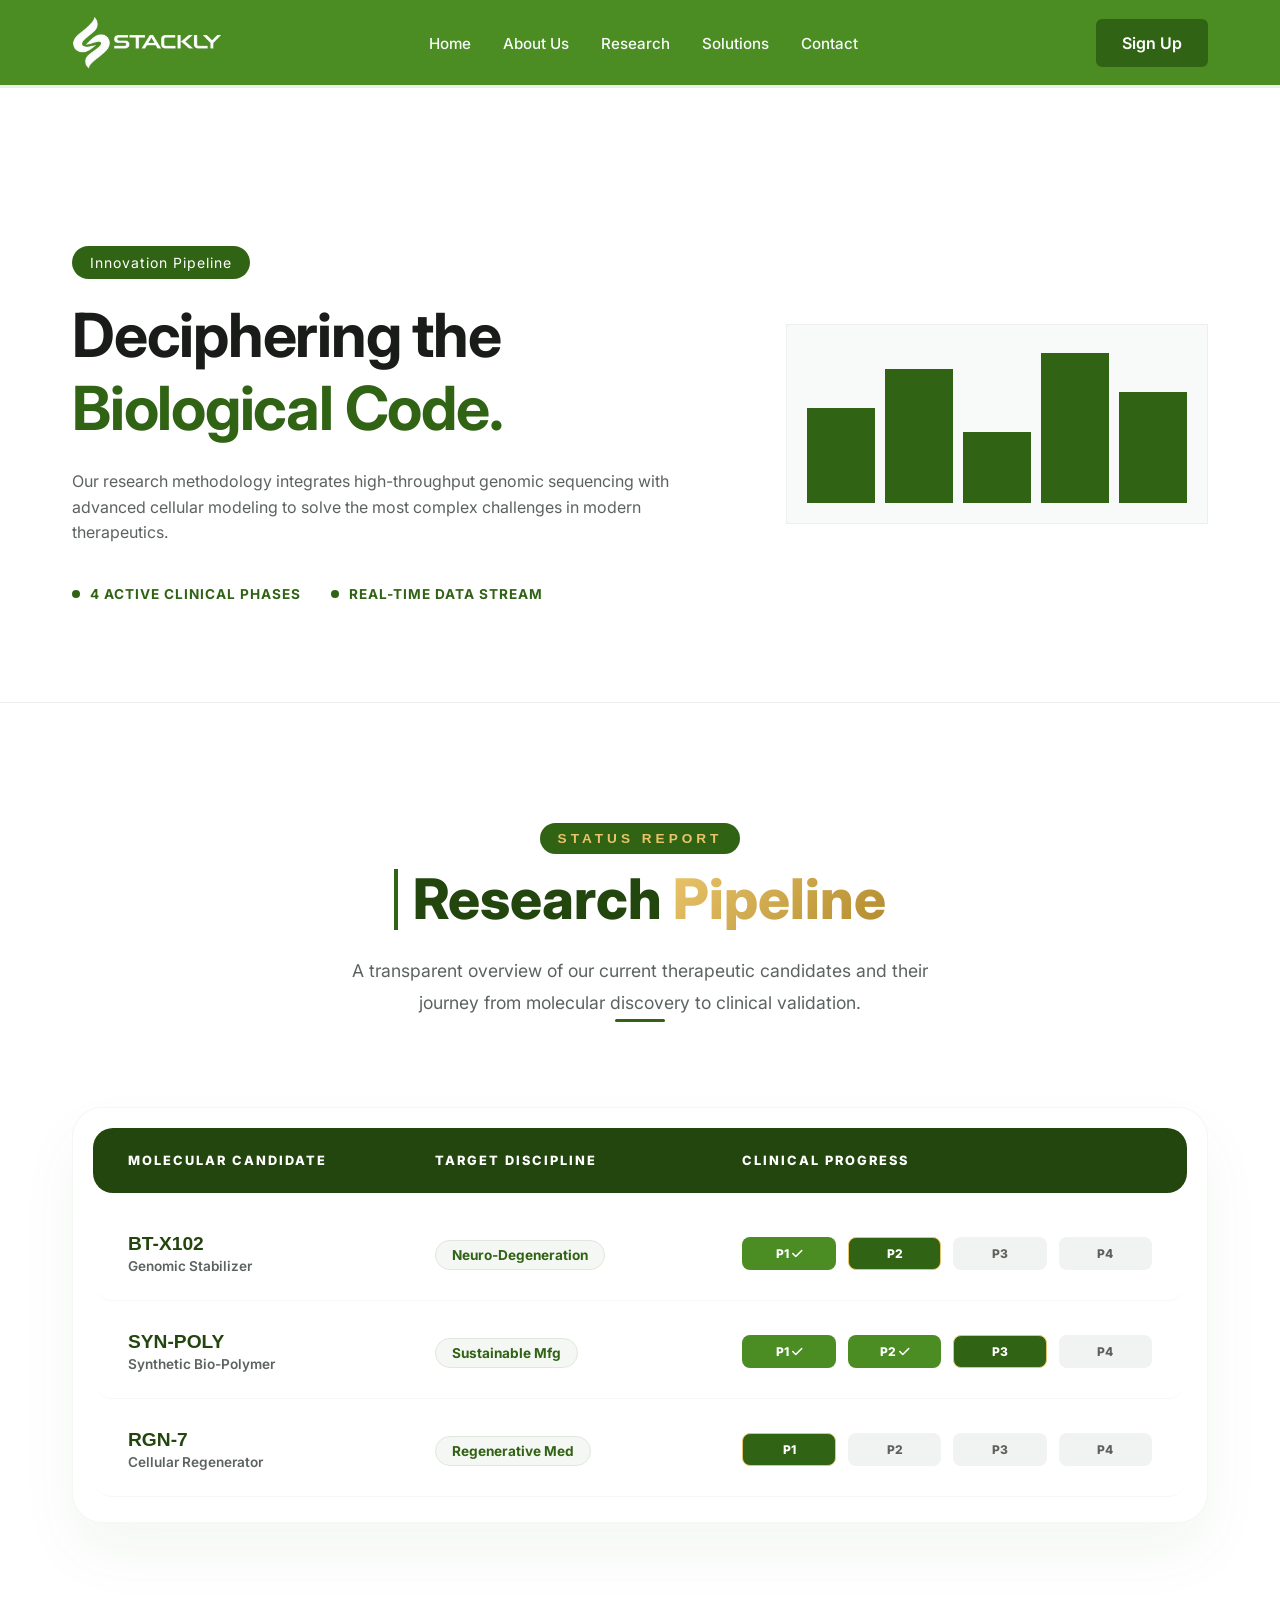
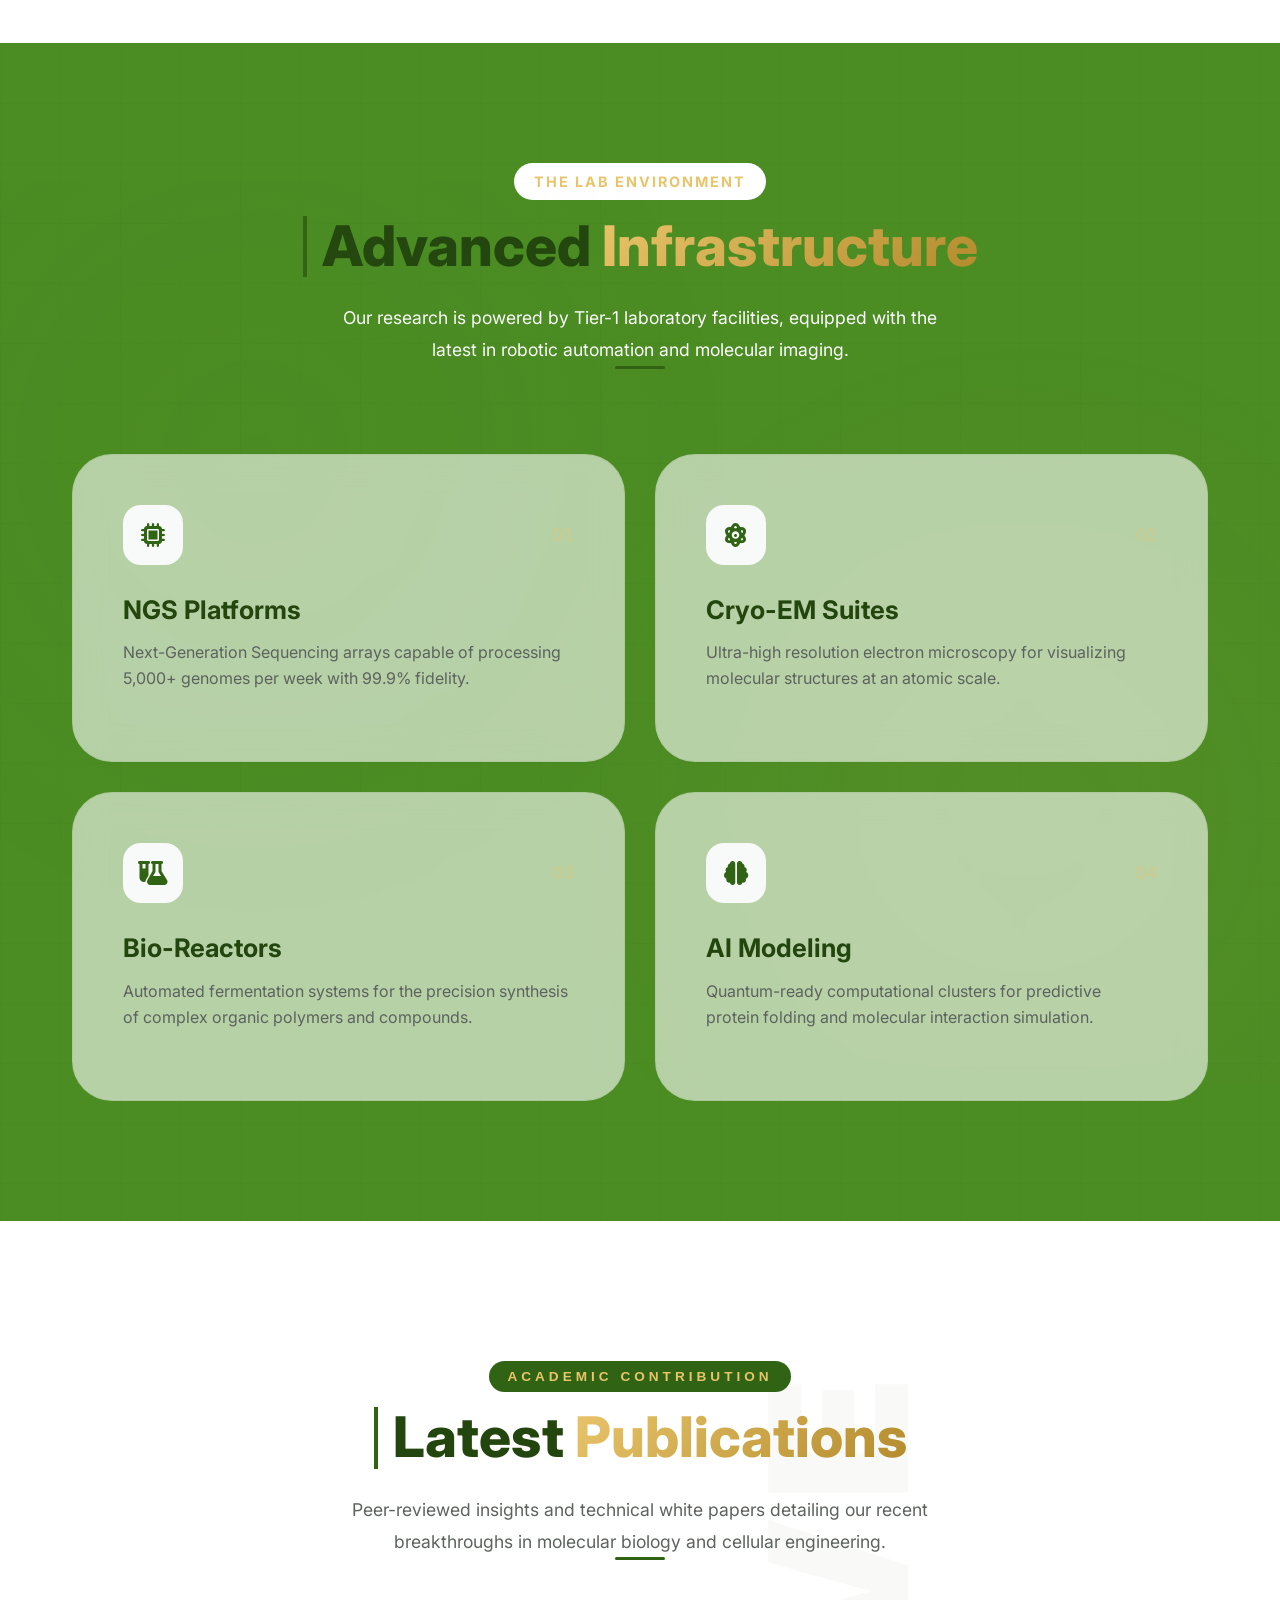
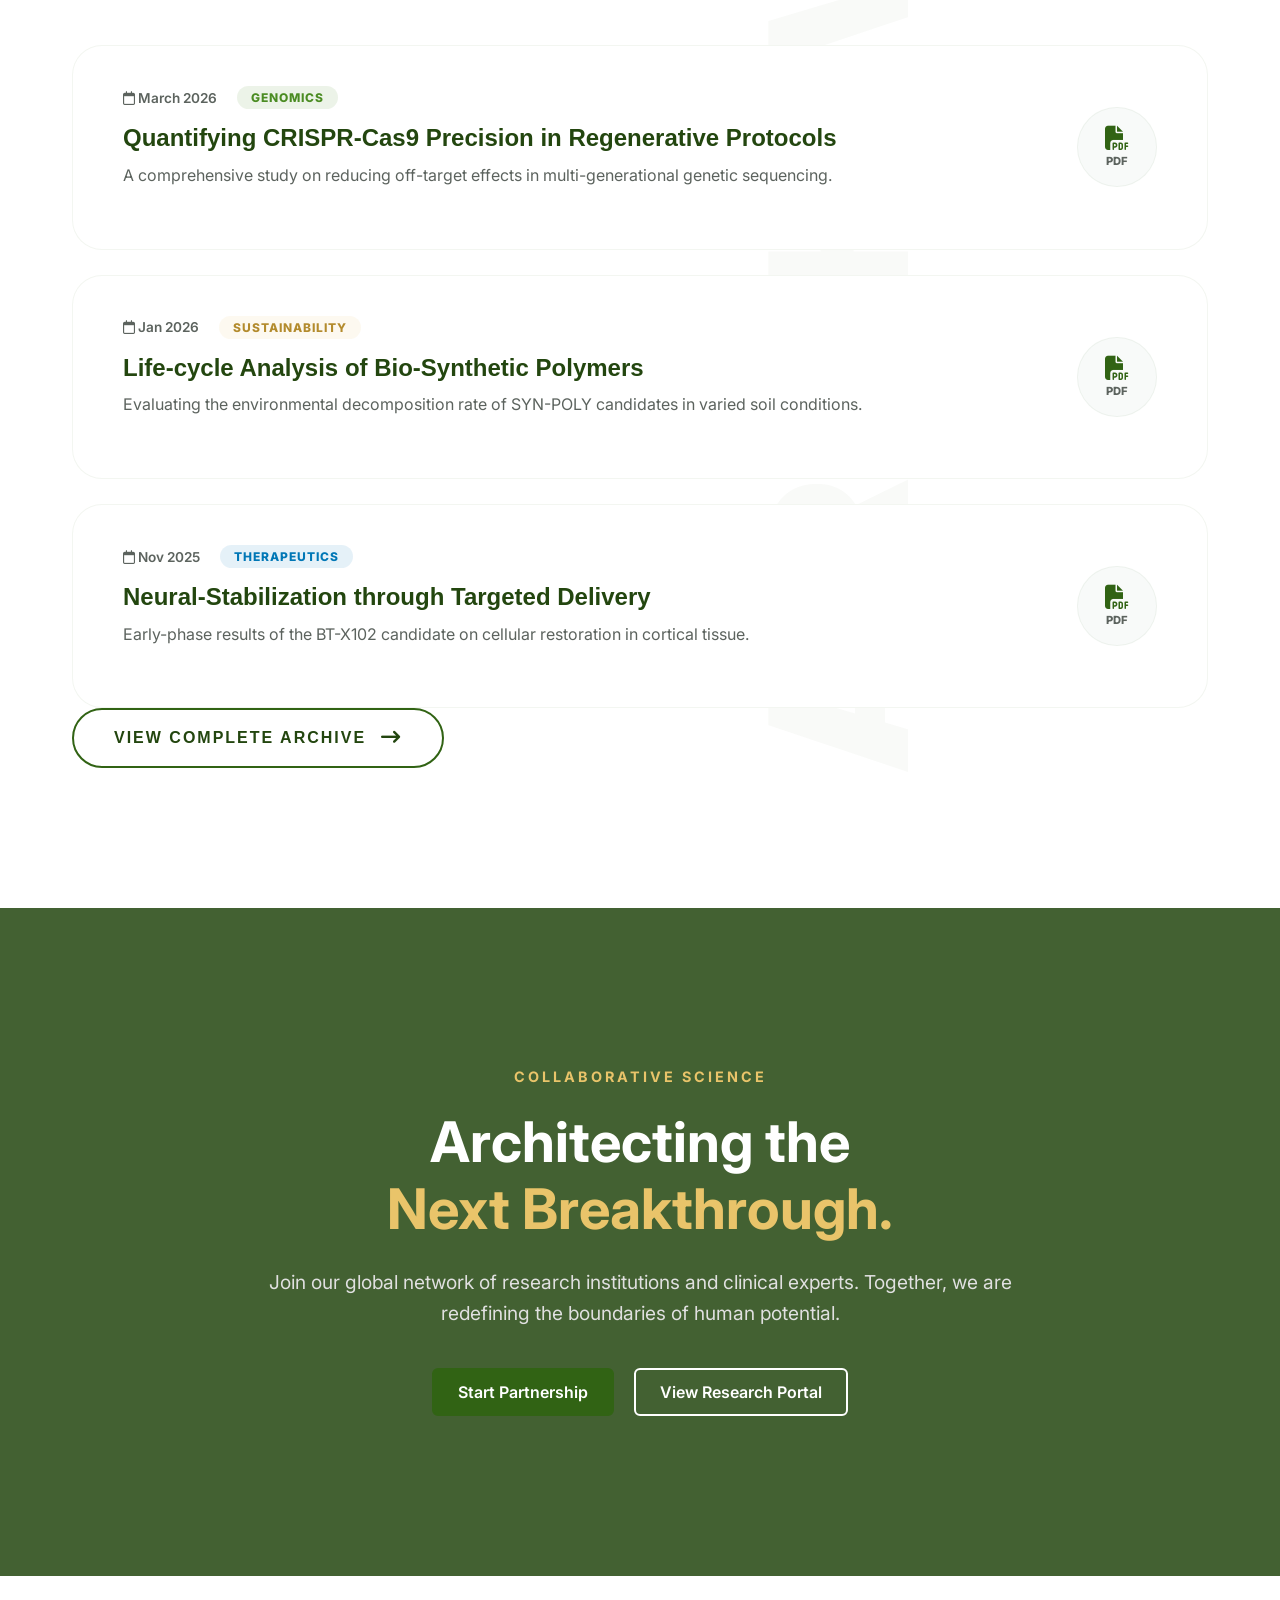
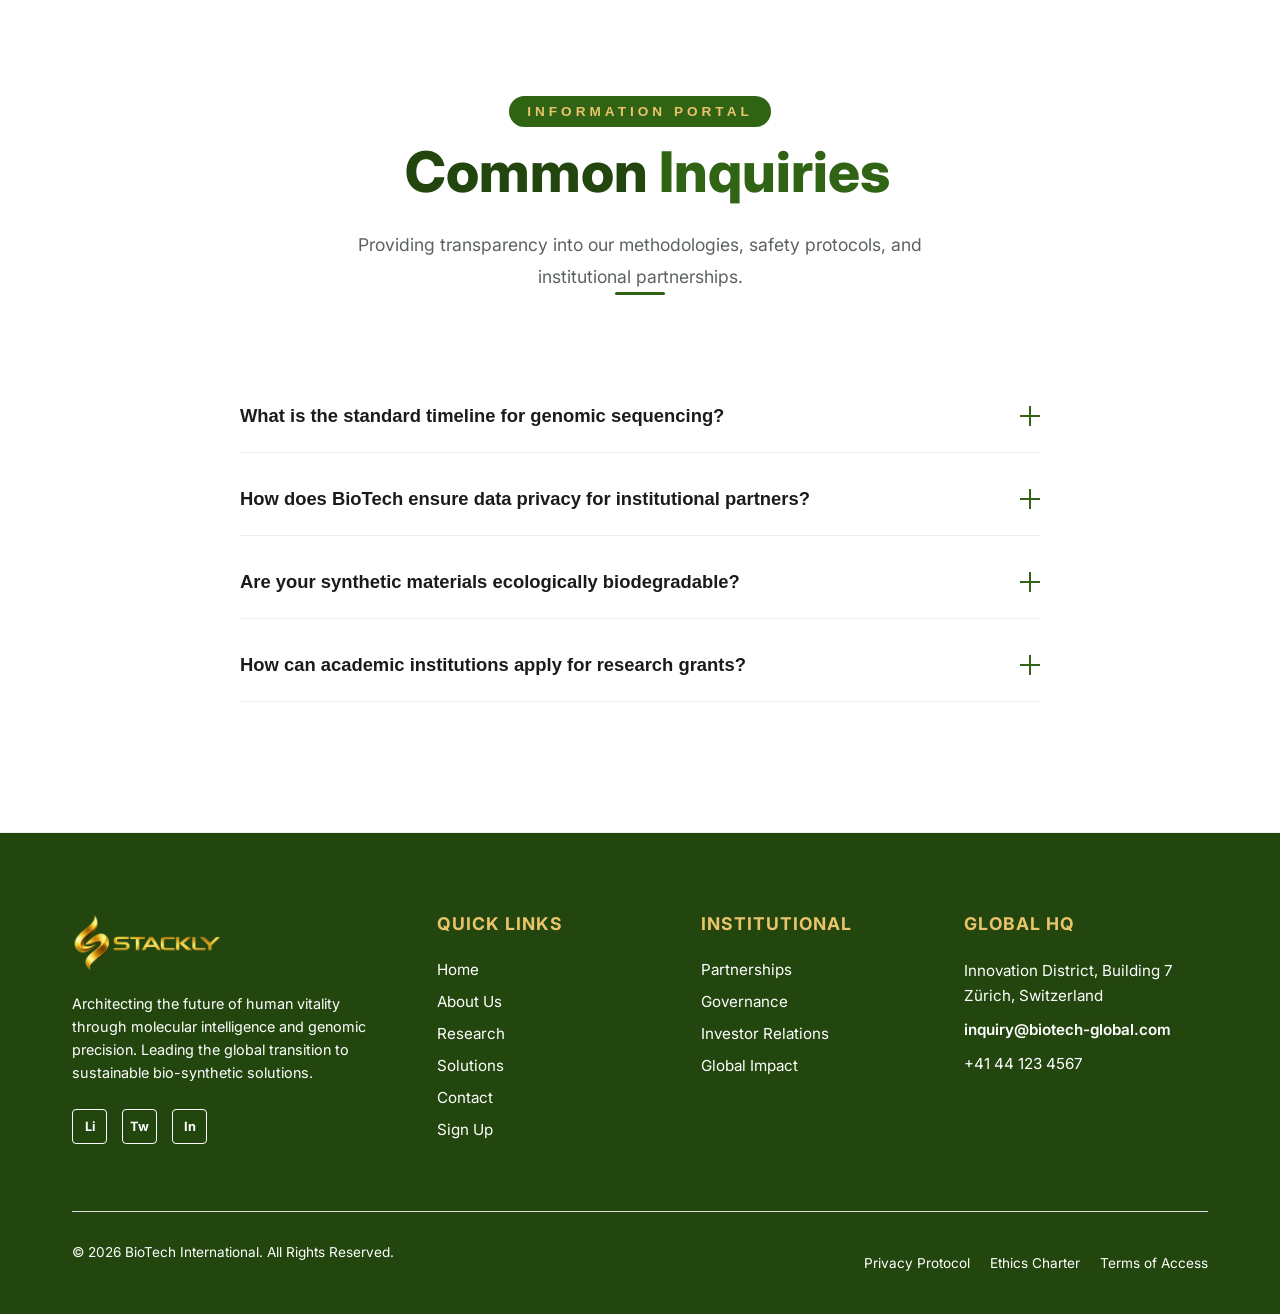
<file: research.html>
<!DOCTYPE html>
<html lang="en">

<head>
    <meta charset="UTF-8">
    <meta name="viewport" content="width=device-width, initial-scale=1.0">
    <title>Bio Technology</title>
    <link rel="icon" href="./assets/bg remove.webp">

    <!-- Custom CSS -->
    <link rel="stylesheet" href="research.css">
    <link rel="stylesheet" href="./root.css">

    <!-- material icon -->
    <link href="https://fonts.googleapis.com/icon?family=Material+Icons" rel="stylesheet">
    <!-- font awesome icon -->
    <link rel="stylesheet" href="https://cdnjs.cloudflare.com/ajax/libs/font-awesome/6.5.1/css/all.min.css">

    <!-- aos animations -->
    <link href="https://unpkg.com/aos@2.3.4/dist/aos.css" rel="stylesheet">
</head>

<body>
    <header class="main-header">
        <nav class="navbar">
            <a href="research.html" class="logo">
                <img src="./assets/white.webp" alt="logo" width="150px">
            </a>

            <ul class="nav-links">
                <li><a href="index.html">Home</a></li>
                <li><a href="about.html">About Us</a></li>
                <li><a href="research.html">Research</a></li>
                <li><a href="solution.html">Solutions</a></li>
                <li><a href="contact.html">Contact</a></li>
                <li><a href="sign.html" class="btn btn-primary get">Sign Up</a></li>
            </ul>

            <ul class="get1">
                <li><a href="sign.html" class="btn btn-primary">Sign Up</a></li>

            </ul>

            <div class="hamburger" id="hamburger">
                <span class="bar"></span>
                <span class="bar"></span>
                <span class="bar"></span>
            </div>
        </nav>
    </header>

    <main>


        <section class="research-hero">
            <div class="scanner-line"></div>
            <div class="container">
                <div class="research-hero-layout">
                    <div class="research-hero-content animated-card">
                        <span class="hero-tag">Innovation Pipeline</span>
                        <h1>Deciphering the <br><span>Biological Code.</span></h1>
                        <p>Our research methodology integrates high-throughput genomic sequencing with advanced cellular
                            modeling to solve the most complex challenges in modern therapeutics.</p>

                        <div class="research-indicators">
                            <div class="indicator">
                                <span class="ind-dot"></span>
                                <span>4 Active Clinical Phases</span>
                            </div>
                            <div class="indicator">
                                <span class="ind-dot"></span>
                                <span>Real-time Data Stream</span>
                            </div>
                        </div>
                    </div>

                    <div class="research-hero-visual animated-card">
                        <div class="data-box">
                            <div class="data-bar" style="--h: 60%;"></div>
                            <div class="data-bar" style="--h: 85%;"></div>
                            <div class="data-bar" style="--h: 45%;"></div>
                            <div class="data-bar" style="--h: 95%;"></div>
                            <div class="data-bar" style="--h: 70%;"></div>
                        </div>
                    </div>
                </div>
            </div>
        </section>





<section class="pipeline-section">
    <div class="container">
        <div class="section-header" data-aos="fade-down">
            <span class="hero-tag">Status Report</span>
            <h2>Research <span class="gold-text">Pipeline</span></h2>
            <p>A transparent overview of our current therapeutic candidates and their journey from molecular discovery to clinical validation.</p>
        </div>

        <div class="pipeline-ledger">
            <!-- Table Header -->
            <div class="pipeline-row header">
                <div class="col-candidate">Molecular Candidate</div>
                <div class="col-target">Target Discipline</div>
                <div class="col-phase">Clinical Progress</div>
            </div>

            <!-- Row 01 -->
            <div class="pipeline-row animated-row" data-aos="fade-up" style="--row-i: 1">
                <div class="col-candidate">
                    <div class="candidate-id">BT-X102</div>
                    <span class="candidate-type">Genomic Stabilizer</span>
                </div>
                <div class="col-target">
                    <span class="discipline-tag">Neuro-Degeneration</span>
                </div>
                <div class="col-phase">
                    <div class="phase-tracker">
                        <span class="step active completed">P1 <i class="fa-solid fa-check"></i></span>
                        <span class="step active pulse">P2</span>
                        <span class="step">P3</span>
                        <span class="step">P4</span>
                    </div>
                </div>
            </div>

            <!-- Row 02 -->
            <div class="pipeline-row animated-row" data-aos="fade-up" style="--row-i: 2">
                <div class="col-candidate">
                    <div class="candidate-id">SYN-POLY</div>
                    <span class="candidate-type">Synthetic Bio-Polymer</span>
                </div>
                <div class="col-target">
                    <span class="discipline-tag">Sustainable Mfg</span>
                </div>
                <div class="col-phase">
                    <div class="phase-tracker">
                        <span class="step active completed">P1 <i class="fa-solid fa-check"></i></span>
                        <span class="step active completed">P2 <i class="fa-solid fa-check"></i></span>
                        <span class="step active pulse">P3</span>
                        <span class="step">P4</span>
                    </div>
                </div>
            </div>

            <!-- Row 03 -->
            <div class="pipeline-row animated-row" data-aos="fade-up" style="--row-i: 3">
                <div class="col-candidate">
                    <div class="candidate-id">RGN-7</div>
                    <span class="candidate-type">Cellular Regenerator</span>
                </div>
                <div class="col-target">
                    <span class="discipline-tag">Regenerative Med</span>
                </div>
                <div class="col-phase">
                    <div class="phase-tracker">
                        <span class="step active pulse">P1</span>
                        <span class="step">P2</span>
                        <span class="step">P3</span>
                        <span class="step">P4</span>
                    </div>
                </div>
            </div>
        </div>
    </div>
</section>







<section class="capabilities-section">
    <!-- Premium Background Effects -->
    <div class="cap-bg-mesh"></div>
    <div class="cap-glow-field"></div>

    <div class="container">
        <div class="section-header center" data-aos="fade-down">
            <span class="impact-eyebrow">The Lab Environment</span>
            <h2>Advanced <span class="gold-text">Infrastructure</span></h2>
            <p>Our research is powered by Tier-1 laboratory facilities, equipped with the latest in robotic automation and molecular imaging.</p>
        </div>

        <div class="capabilities-grid">
            <!-- Cap 01 -->
            <div class="cap-card premium-glass" data-aos="fade-up">
                <div class="cap-scanner"></div>
                <div class="cap-content">
                    <div class="cap-top">
                        <div class="cap-icon"><i class="fa-solid fa-microchip"></i></div>
                        <div class="cap-number">01</div>
                    </div>
                    <h3>NGS Platforms</h3>
                    <p>Next-Generation Sequencing arrays capable of processing 5,000+ genomes per week with 99.9% fidelity.</p>
                </div>
            </div>

            <!-- Cap 02 -->
            <div class="cap-card premium-glass" data-aos="fade-up" style="transition-delay: 0.1s;">
                <div class="cap-scanner"></div>
                <div class="cap-content">
                    <div class="cap-top">
                        <div class="cap-icon"><i class="fa-solid fa-atom"></i></div>
                        <div class="cap-number">02</div>
                    </div>
                    <h3>Cryo-EM Suites</h3>
                    <p>Ultra-high resolution electron microscopy for visualizing molecular structures at an atomic scale.</p>
                </div>
            </div>

            <!-- Cap 03 -->
            <div class="cap-card premium-glass" data-aos="fade-up" style="transition-delay: 0.2s;">
                <div class="cap-scanner"></div>
                <div class="cap-content">
                    <div class="cap-top">
                        <div class="cap-icon"><i class="fa-solid fa-flask-vial"></i></div>
                        <div class="cap-number">03</div>
                    </div>
                    <h3>Bio-Reactors</h3>
                    <p>Automated fermentation systems for the precision synthesis of complex organic polymers and compounds.</p>
                </div>
            </div>

            <!-- Cap 04 -->
            <div class="cap-card premium-glass" data-aos="fade-up" style="transition-delay: 0.3s;">
                <div class="cap-scanner"></div>
                <div class="cap-content">
                    <div class="cap-top">
                        <div class="cap-icon"><i class="fa-solid fa-brain"></i></div>
                        <div class="cap-number">04</div>
                    </div>
                    <h3>AI Modeling</h3>
                    <p>Quantum-ready computational clusters for predictive protein folding and molecular interaction simulation.</p>
                </div>
            </div>
        </div>
    </div>
</section>






<section class="publications-section">
    <!-- Ambient Research Watermark -->
    <div class="pub-watermark">ARCHIVE</div>
    
    <div class="container">
        <div class="section-header center" data-aos="fade-down">
            <span class="hero-tag">Academic Contribution</span>
            <h2>Latest <span class="gold-text">Publications</span></h2>
            <p>Peer-reviewed insights and technical white papers detailing our recent breakthroughs in molecular biology and cellular engineering.</p>
        </div>

        <div class="pub-list">
            <!-- Publication 01 -->
            <div class="pub-item premium-row" data-aos="fade-up">
                <div class="pub-accent-line"></div>
                <div class="pub-main-content">
                    <div class="pub-meta">
                        <span class="pub-date"><i class="fa-regular fa-calendar"></i> March 2026</span>
                        <span class="pub-tag tag-genomics">Genomics</span>
                    </div>
                    <div class="pub-info">
                        <h3>Quantifying CRISPR-Cas9 Precision in Regenerative Protocols</h3>
                        <p>A comprehensive study on reducing off-target effects in multi-generational genetic sequencing.</p>
                    </div>
                </div>
                <div class="pub-action-area">
                    <a href="./404.html" class="pub-download-circle">
                        <i class="fa-solid fa-file-pdf"></i>
                        <span>PDF</span>
                    </a>
                </div>
            </div>

            <!-- Publication 02 -->
            <div class="pub-item premium-row" data-aos="fade-up" style="--delay: 0.2s">
                <div class="pub-accent-line"></div>
                <div class="pub-main-content">
                    <div class="pub-meta">
                        <span class="pub-date"><i class="fa-regular fa-calendar"></i> Jan 2026</span>
                        <span class="pub-tag tag-sustain">Sustainability</span>
                    </div>
                    <div class="pub-info">
                        <h3>Life-cycle Analysis of Bio-Synthetic Polymers</h3>
                        <p>Evaluating the environmental decomposition rate of SYN-POLY candidates in varied soil conditions.</p>
                    </div>
                </div>
                <div class="pub-action-area">
                    <a href="./404.html" class="pub-download-circle">
                        <i class="fa-solid fa-file-pdf"></i>
                        <span>PDF</span>
                    </a>
                </div>
            </div>

            <!-- Publication 03 -->
            <div class="pub-item premium-row" data-aos="fade-up" style="--delay: 0.4s">
                <div class="pub-accent-line"></div>
                <div class="pub-main-content">
                    <div class="pub-meta">
                        <span class="pub-date"><i class="fa-regular fa-calendar"></i> Nov 2025</span>
                        <span class="pub-tag tag-therapy">Therapeutics</span>
                    </div>
                    <div class="pub-info">
                        <h3>Neural-Stabilization through Targeted Delivery</h3>
                        <p>Early-phase results of the BT-X102 candidate on cellular restoration in cortical tissue.</p>
                    </div>
                </div>
                <div class="pub-action-area">
                    <a href="./404.html" class="pub-download-circle">
                        <i class="fa-solid fa-file-pdf"></i>
                        <span>PDF</span>
                    </a>
                </div>
            </div>
        </div>

        <div class="pub-footer center">
            <a href="./404.html" class="btn-archive">
                <span>View Complete Archive</span>
                <i class="fa-solid fa-arrow-right-long"></i>
            </a>
        </div>
    </div>
</section>



        <section class="image-cta-section">
            <div class="cta-overlay"></div>

            <div class="container">
                <div class="cta-content-box animated-card">
                    <span class="eyebrow-light">Collaborative Science</span>
                    <h2>Architecting the <br><span>Next Breakthrough.</span></h2>
                    <p>Join our global network of research institutions and clinical experts. Together, we are
                        redefining the boundaries of human potential.</p>

                    <div class="cta-btns-row">
                        <a href="./404.html" class="btn btn-primary">Start Partnership</a>
                        <a href="./404.html" class="btn btn-secondary-light">View Research Portal</a>
                    </div>
                </div>
            </div>
        </section>








        <section class="faq-section">
            <div class="container">
                <div class="section-header center">
                    <span class="hero-tag">Information Portal</span>
                    <h2>Common <span>Inquiries</span></h2>
                    <p>Providing transparency into our methodologies, safety protocols, and institutional partnerships.
                    </p>
                </div>

                <div class="faq-wrapper">
                    <div class="faq-item animated-card">
                        <button class="faq-question">
                            <span>What is the standard timeline for genomic sequencing?</span>
                            <i class="plus-icon"></i>
                        </button>
                        <div class="faq-answer">
                            <p>Our high-throughput sequencing protocols typically deliver comprehensive raw data within
                                72 hours. Full bio-informatic analysis and clinical interpretation generally require an
                                additional 5 to 7 business days, depending on the complexity of the genome.</p>
                        </div>
                    </div>

                    <div class="faq-item animated-card">
                        <button class="faq-question">
                            <span>How does BioTech ensure data privacy for institutional partners?</span>
                            <i class="plus-icon"></i>
                        </button>
                        <div class="faq-answer">
                            <p>We utilize end-to-end quantum-resistant encryption and decentralized biological
                                databases. Every sample is anonymized at the point of extraction, ensuring that
                                intellectual property and patient identities remain protected throughout the research
                                lifecycle.</p>
                        </div>
                    </div>

                    <div class="faq-item animated-card">
                        <button class="faq-question">
                            <span>Are your synthetic materials ecologically biodegradable?</span>
                            <i class="plus-icon"></i>
                        </button>
                        <div class="faq-answer">
                            <p>Yes. Our "Synthesize-to-Soil" initiative ensures that all organic compounds developed in
                                our labs are engineered to break down into non-toxic nutrients within 180 days of
                                environmental exposure, meeting global sustainability standards.</p>
                        </div>
                    </div>

                    <div class="faq-item animated-card">
                        <button class="faq-question">
                            <span>How can academic institutions apply for research grants?</span>
                            <i class="plus-icon"></i>
                        </button>
                        <div class="faq-answer">
                            <p>We accept quarterly proposals through our Global Partnership Portal. Institutions must
                                demonstrate a focus on regenerative medicine or molecular sustainability to be
                                considered for our $50M annual innovation fund.</p>
                        </div>
                    </div>
                </div>
            </div>
        </section>


    </main>

    <footer class="main-footer">
        <div class="container">
            <div class="footer-grid">
                <div class="footer-brand">
                    <a href="research.html" class="logo">
                        <img src="./assets/gold.webp" alt="logo" width="150px">
                    </a>
                    <p>Architecting the future of human vitality through molecular intelligence and genomic precision.
                        Leading the global transition to sustainable bio-synthetic solutions.</p>
                    <div class="social-links">
                        <a href="./404.html" class="social-icon">Li</a>
                        <a href="./404.html" class="social-icon">Tw</a>
                        <a href="./404.html" class="social-icon">In</a>
                    </div>
                </div>

                <div class="footer-links">
                    <h3>Quick Links</h3>
                    <ul>
                        <li><a href="./index.html">Home</a></li>
                        <li><a href="./about.html">About Us</a></li>
                        <li><a href="./research.html">Research</a></li>
                        <li><a href="./solution.html">Solutions</a></li>
                        <li><a href="./contact.html">Contact</a></li>
                        <li><a href="./sign.html">Sign Up</a></li>
                    </ul>
                </div>

                <div class="footer-links">
                    <h3>Institutional</h3>
                    <ul>
                        <li><a href="./404.html">Partnerships</a></li>
                        <li><a href="./404.html">Governance</a></li>
                        <li><a href="./404.html">Investor Relations</a></li>
                        <li><a href="./404.html">Global Impact</a></li>
                    </ul>
                </div>

                <div class="footer-contact">
                    <h3>Global HQ</h3>
                    <p>Innovation District, Building 7<br>Zürich, Switzerland</p>
                    <p class="contact-email">inquiry@biotech-global.com</p>
                    <p>+41 44 123 4567</p>
                </div>
            </div>

            <div class="footer-bottom">
                <p>&copy; 2026 BioTech International. All Rights Reserved.</p>
                <div class="footer-legal">
                    <a href="./404.html">Privacy Protocol</a>
                    <a href="./404.html">Ethics Charter</a>
                    <a href="./404.html">Terms of Access</a>
                </div>
            </div>
        </div>
    </footer>

    <script src="script.js"></script>

    <script>


        // faq js

        document.querySelectorAll('.faq-question').forEach(button => {
            button.addEventListener('click', () => {
                const faqItem = button.parentElement;
                const answer = faqItem.querySelector('.faq-answer');

                document.querySelectorAll('.faq-item').forEach(item => {
                    if (item !== faqItem) {
                        item.classList.remove('active');
                        item.querySelector('.faq-answer').style.maxHeight = null;
                    }
                });

                faqItem.classList.toggle('active');

                if (faqItem.classList.contains('active')) {
                    answer.style.maxHeight = answer.scrollHeight + "px";
                } else {
                    answer.style.maxHeight = null;
                }
            });
        });


    </script>

    <script src="https://unpkg.com/aos@2.3.4/dist/aos.js"></script>

    <script>
        AOS.init({
            duration: 900,
            easing: 'ease-in-out',
            once: true,
        });

        // data-aos="fade-up"
        // fade-up, fade-down, fade-left, fade-right, zoom-in,	slide-up, flip-left	

    </script>

</body>

</html>
</file>
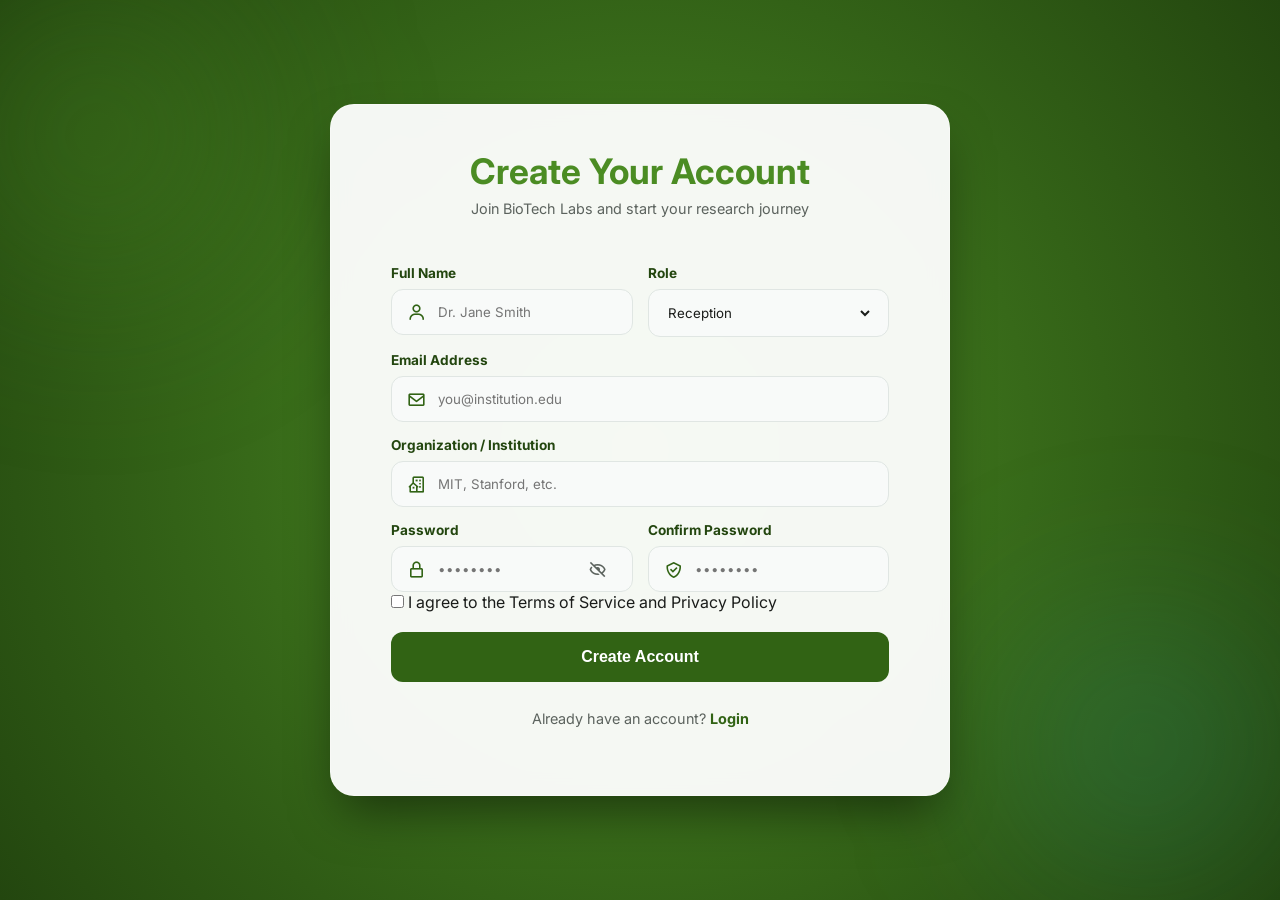
<file: sign.html>
<!DOCTYPE html>
<html lang="en">

<head>
    <meta charset="UTF-8">
    <meta name="viewport" content="width=device-width, initial-scale=1.0">
    <title>BioTech Labs - Authentication</title>
    <link rel="stylesheet" href="sign.css">
    <link href='https://unpkg.com/boxicons@2.1.4/css/boxicons.min.css' rel='stylesheet'>
    <link rel="icon" href="./assets/bg remove.webp">

    <link rel="stylesheet" href="./root.css">

    <!-- material icon -->
    <link href="https://fonts.googleapis.com/icon?family=Material+Icons" rel="stylesheet">
    <!-- font awesome icon -->
    <link rel="stylesheet" href="https://cdnjs.cloudflare.com/ajax/libs/font-awesome/6.5.1/css/all.min.css">

    <!-- aos animations -->
    <link href="https://unpkg.com/aos@2.3.4/dist/aos.css" rel="stylesheet">
</head>

<body>

    <div class="auth-wrapper">
        <div class="auth-container">

            <!-- signup section -->

            <div id="signup-section" class="auth-box">
                <h2>Create Your Account</h2>
                <p class="subtitle">Join BioTech Labs and start your research journey</p>

                <form id="signup-form">
                    <div class="input-row">
                        <div class="input-group">
                            <label>Full Name</label>
                            <div class="input-field">
                                <i class='bx bx-user'></i>
                                <input type="text" id="signup-name" placeholder="Dr. Jane Smith" required>
                            </div>
                        </div>
                        <div class="input-group">
                            <label>Role</label>
                            <div class="input-field">
                                <select id="user-role" required>
                                    <option value="reception">Reception</option>
                                    <option value="patient">Patient</option>
                                </select>
                            </div>
                        </div>
                    </div>

                    <div class="input-group">
                        <label>Email Address</label>
                        <div class="input-field">
                            <i class='bx bx-envelope'></i>
                            <input type="email" placeholder="you@institution.edu" required>
                        </div>
                    </div>

                    <div class="input-group">
                        <label>Organization / Institution</label>
                        <div class="input-field">
                            <i class='bx bx-building-house'></i>
                            <input type="text" placeholder="MIT, Stanford, etc.">
                        </div>
                    </div>

                    <div class="input-row">
                        <div class="input-group">
                            <label>Password</label>
                            <div class="input-field">
                                <i class='bx bx-lock-alt'></i>
                                <input type="password" class="password-input" placeholder="••••••••" required>
                                <i class='bx bx-hide toggle-password'></i>
                            </div>
                        </div>
                        <div class="input-group">
                            <label>Confirm Password</label>
                            <div class="input-field">
                                <i class='bx bx-check-shield'></i>
                                <input type="password" placeholder="••••••••" required>
                            </div>
                        </div>
                    </div>

                    <div class="form-check">
                        <input type="checkbox" id="terms" required>
                        <label for="terms">I agree to the <a href="#">Terms of Service</a> and <a href="#">Privacy
                                Policy</a></label>
                    </div>

                    <button type="submit" class="btn-auth">Create Account</button>
                </form>
                <p class="switch-text">Already have an account? <a href="#"
                        onclick="showSection('login-section')">Login</a></p>
            </div>


            <!-- login section -->

            <div id="login-section" class="auth-box" style="display: none;">
                <h2>Welcome Back</h2>
                <p class="subtitle">Access your clinical dashboard</p>

                <form id="login-form">
                    <div class="input-group">
                        <label>Email Address</label>
                        <div class="input-field">
                            <i class='bx bx-envelope'></i>
                            <input type="email" id="email" required>
                        </div>
                    </div>

                    <div class="input-group">
                        <label>Password</label>
                        <div class="input-field">
                            <i class='bx bx-lock-alt'></i>
                            <input type="password" class="password-input" required>
                            <i class='bx bx-hide toggle-password'></i>
                        </div>
                    </div>

                    <div class="forgot-link">
                        <a href="#" onclick="showSection('forgot-section')">Forgot Password?</a>
                    </div>

                    <button type="submit" class="btn-auth">Login</button>
                </form>
                <p class="switch-text">New here? <a href="#" onclick="showSection('signup-section')">Create Account</a>
                </p>
            </div>


            <!-- forgot password section -->

            <div id="forgot-section" class="auth-box" style="display: none;">
                <h2>Reset Password</h2>
                <p class="subtitle">Enter your email to receive a reset sequence</p>

                <form id="forgot-form" action="./404.html" method="GET">
                    <div class="input-group">
                        <label>Email Address</label>
                        <div class="input-field">
                            <i class='bx bx-envelope'></i>
                            <input type="email" required>
                        </div>
                    </div>
                    <button type="submit" class="btn-auth">Send Reset Link</button>
                </form>
                <p class="switch-text"><a href="#" onclick="showSection('login-section')">Back to Login</a></p>
            </div>
        </div>
    </div>

    <script src="script.js"></script>

    <script>


        document.getElementById('login-form').addEventListener('submit', (e) => {
            e.preventDefault();

            const email = document.getElementById("email").value;

            // store email
            localStorage.setItem("userEmail", email);

            const storedRole = localStorage.getItem('selectedRole');

            if (storedRole === 'reception') {
                window.location.href = "reception.html";
            } else if (storedRole === 'patient') {
                window.location.href = "patient.html";
            } else {
                window.location.href = "404.html";
            }
        });





        // 1. Toggle Sections
        function showSection(sectionId) {
            const sections = ['signup-section', 'login-section', 'forgot-section'];
            sections.forEach(id => {
                document.getElementById(id).style.display = (id === sectionId) ? 'block' : 'none';
            });
        }

        // 2. Name Validation (Alphabets only)
        const nameInput = document.getElementById('signup-name');
        nameInput.addEventListener('input', (e) => {
            e.target.value = e.target.value.replace(/[^a-zA-Z\s]/g, '');
        });

        // 3. Password Eye Toggle
        document.querySelectorAll('.toggle-password').forEach(toggle => {
            toggle.addEventListener('click', function () {
                const passwordInput = this.previousElementSibling;
                const type = passwordInput.getAttribute('type') === 'password' ? 'text' : 'password';
                passwordInput.setAttribute('type', type);
                this.classList.toggle('bx-show');
                this.classList.toggle('bx-hide');
            });
        });

        // 4. Signup Logic
        document.getElementById('signup-form').addEventListener('submit', (e) => {
            e.preventDefault();
            const role = document.getElementById('user-role').value;
            localStorage.setItem('selectedRole', role);
            alert("Account Created! Redirecting to Login...");
            showSection('login-section');
        });

        // 5. Login Redirection Logic
        document.getElementById('login-form').addEventListener('submit', (e) => {
            e.preventDefault();
            const storedRole = localStorage.getItem('selectedRole');

            if (storedRole === 'reception') {
                window.location.href = "reception.html";
            } else if (storedRole === 'patient') {
                window.location.href = "patient.html";
            } else {
                window.location.href = "404.html";
            }
        });

    </script>


    <script src="https://unpkg.com/aos@2.3.4/dist/aos.js"></script>

    <script>
        AOS.init({
            duration: 900,
            easing: 'ease-in-out',
            once: true,
        });

        // data-aos="fade-up"
        // fade-up, fade-down, fade-left, fade-right, zoom-in,	slide-up, flip-left	

    </script>


</body>

</html>
</file>
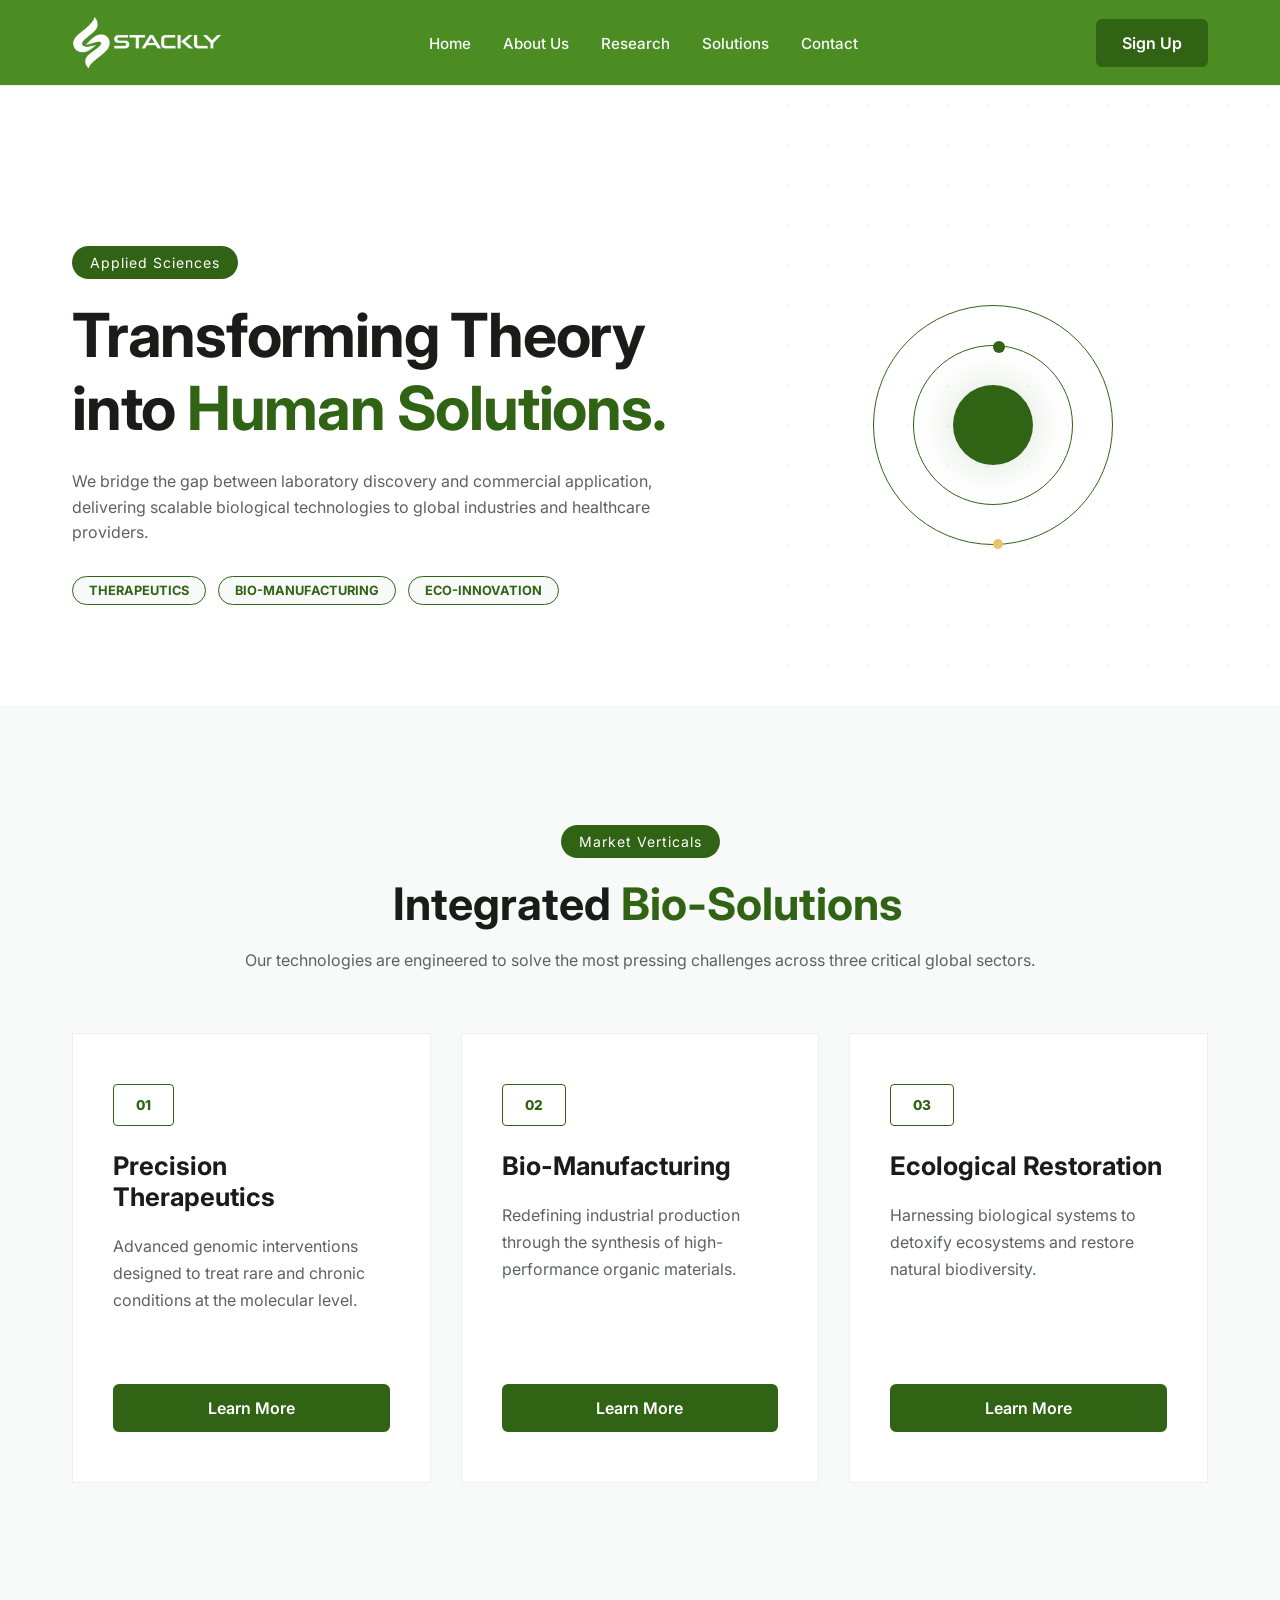
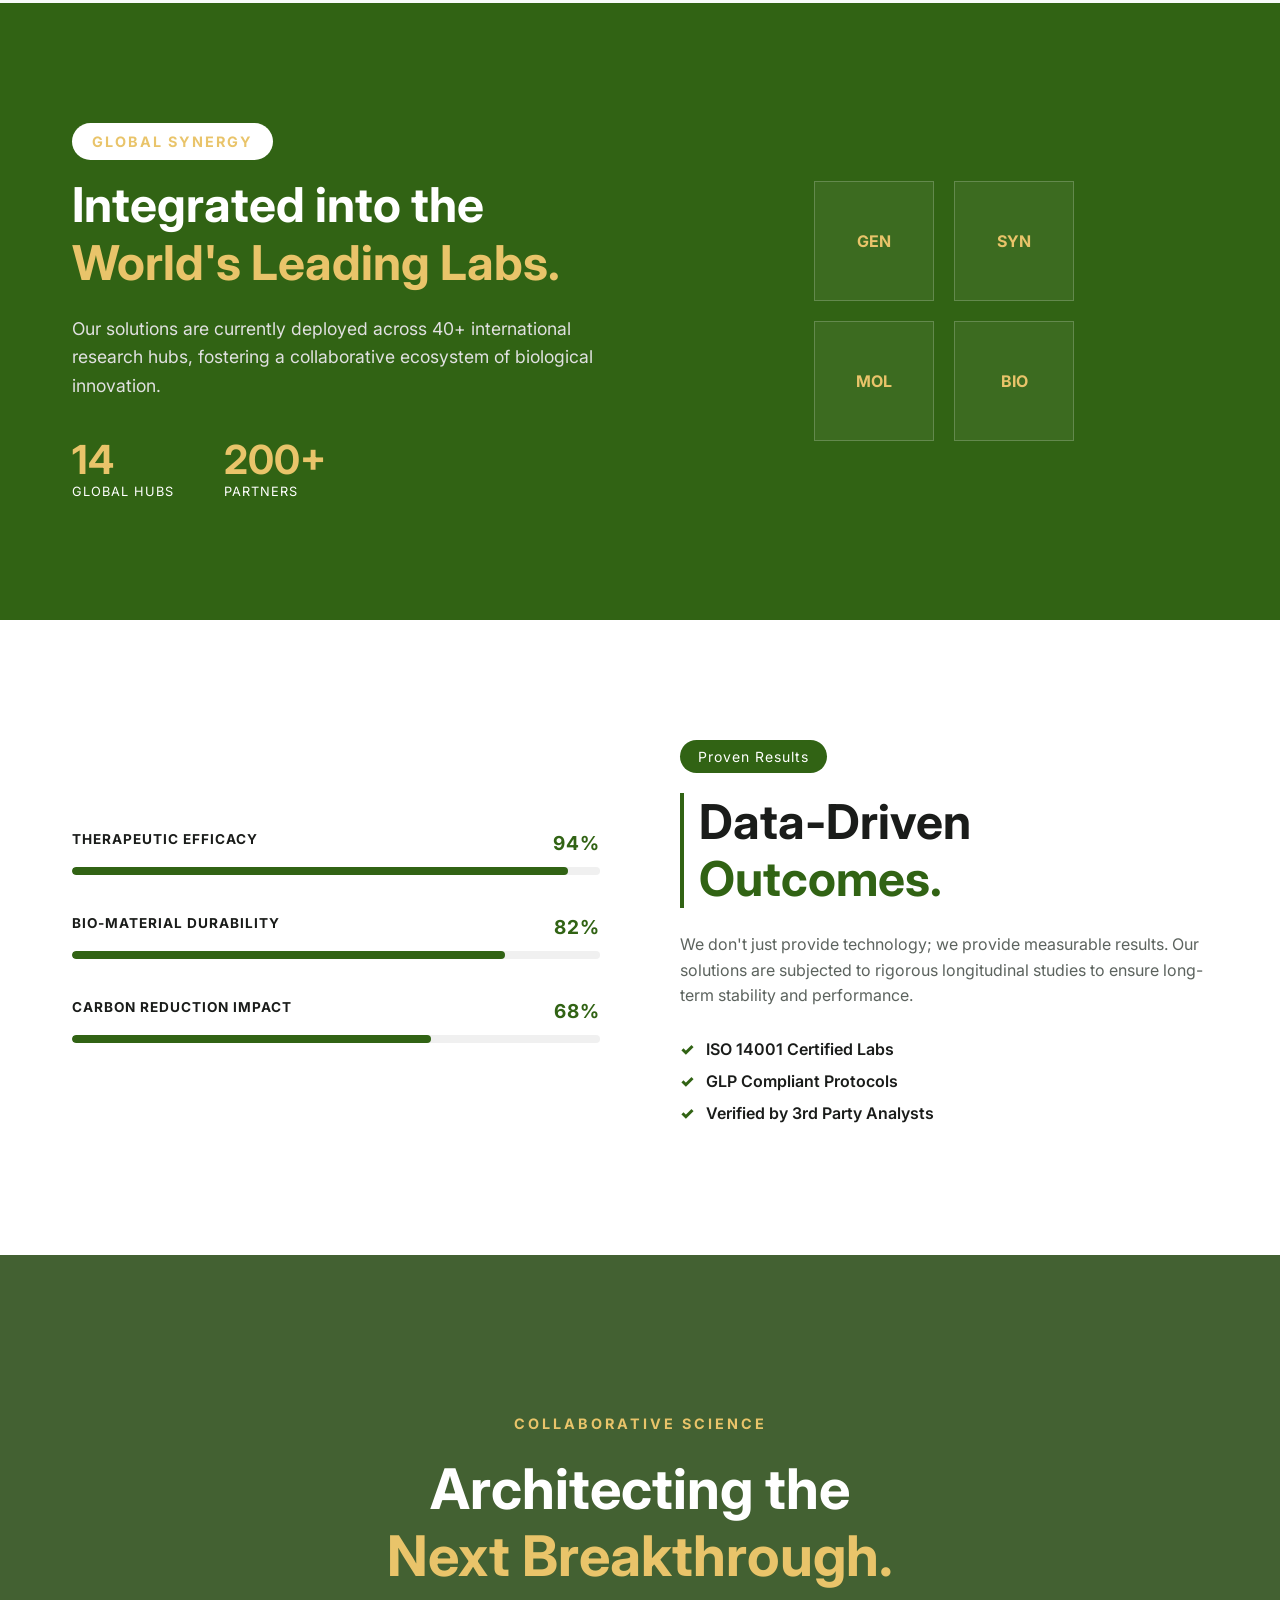
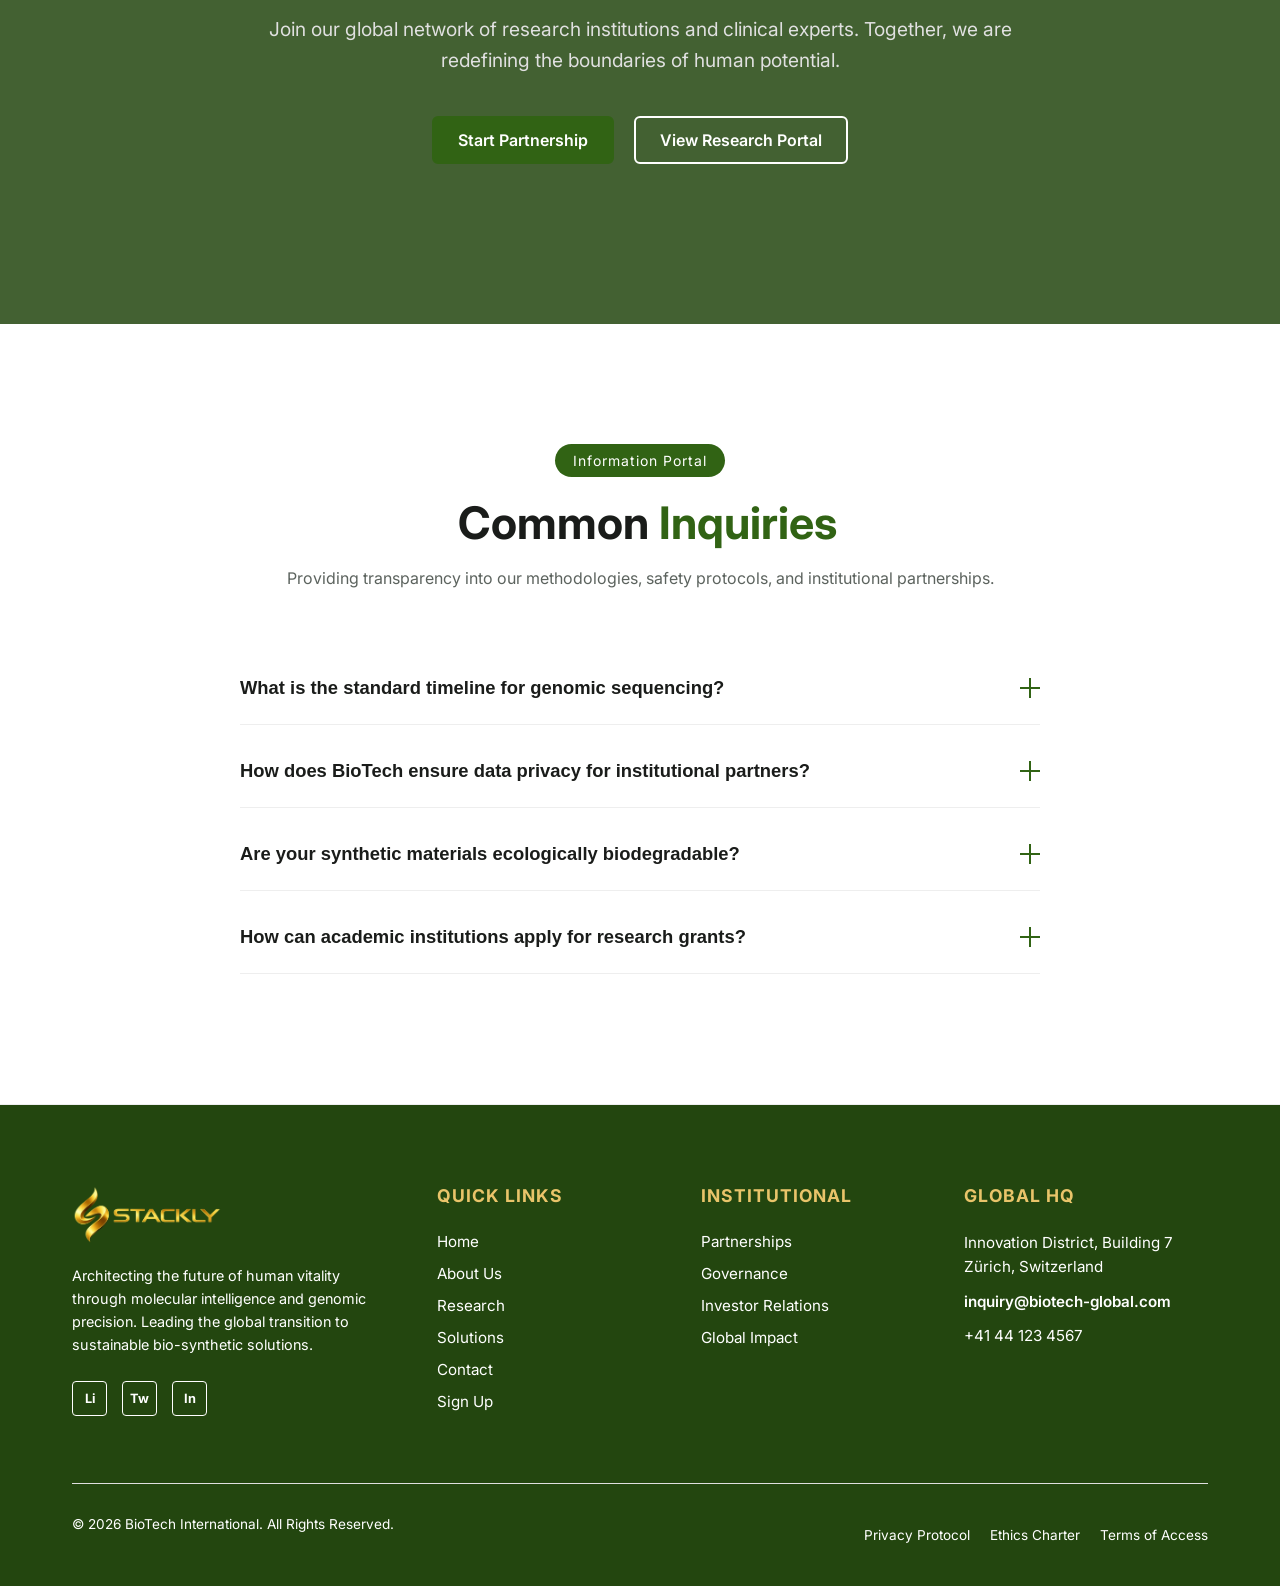
<file: solution.html>
<!DOCTYPE html>
<html lang="en">

<head>
    <meta charset="UTF-8">
    <meta name="viewport" content="width=device-width, initial-scale=1.0">
    <title>Bio Technology</title>
    <link rel="icon" href="./assets/bg remove.webp">

    <!-- Custom CSS -->
    <link rel="stylesheet" href="solution.css">
    <link rel="stylesheet" href="./root.css">

    <!-- material icon -->
    <link href="https://fonts.googleapis.com/icon?family=Material+Icons" rel="stylesheet">
    <!-- font awesome icon -->
    <link rel="stylesheet" href="https://cdnjs.cloudflare.com/ajax/libs/font-awesome/6.5.1/css/all.min.css">

    <!-- aos animations -->
    <link href="https://unpkg.com/aos@2.3.4/dist/aos.css" rel="stylesheet">
</head>

<body>
    <header class="main-header">
        <nav class="navbar">
            <a href="solution.html" class="logo">
                <img src="./assets/white.webp" alt="logo" width="150px">
            </a>

            <ul class="nav-links">
                <li><a href="index.html">Home</a></li>
                <li><a href="about.html">About Us</a></li>
                <li><a href="research.html">Research</a></li>
                <li><a href="solution.html">Solutions</a></li>
                <li><a href="contact.html">Contact</a></li>
                <li><a href="sign.html" class="btn btn-primary get">Sign Up</a></li>
            </ul>

            <ul class="get1">
                <li><a href="sign.html" class="btn btn-primary">Sign Up</a></li>

            </ul>

            <div class="hamburger" id="hamburger">
                <span class="bar"></span>
                <span class="bar"></span>
                <span class="bar"></span>
            </div>
        </nav>
    </header>

    <main>

        <section class="solution-hero">
            <div class="solution-bg-dots"></div>
            <div class="container">
                <div class="solution-hero-layout">
                    <div class="solution-hero-content animated-card">
                        <span class="hero-tag">Applied Sciences</span>
                        <h1>Transforming Theory <br>into <span>Human Solutions.</span></h1>
                        <p>We bridge the gap between laboratory discovery and commercial application, delivering
                            scalable biological technologies to global industries and healthcare providers.</p>

                        <div class="solution-tags">
                            <span class="s-tag">Therapeutics</span>
                            <span class="s-tag">Bio-Manufacturing</span>
                            <span class="s-tag">Eco-Innovation</span>
                        </div>
                    </div>

                    <div class="solution-hero-visual animated-card">
                        <div class="floating-molecule">
                            <div class="m-core"></div>
                            <div class="m-orbit o-1"></div>
                            <div class="m-orbit o-2"></div>
                        </div>
                    </div>
                </div>
            </div>
        </section>







        <section class="sectors-section">
            <div class="container">
                <div class="section-header center">
                    <span class="hero-tag">Market Verticals</span>
                    <h2>Integrated <span>Bio-Solutions</span></h2>
                    <p>Our technologies are engineered to solve the most pressing challenges across three critical
                        global sectors.</p>
                </div>

                <div class="sectors-grid">
                    <div class="sector-card animated-card">
                        <div class="sector-top">
                            <div class="sector-icon">01</div>
                            <h3>Precision Therapeutics</h3>
                        </div>
                        <p class="sector-desc">Advanced genomic interventions designed to treat rare and chronic
                            conditions at the molecular level.</p>
                        <ul class="sector-list">
                            <li>Gene Silencing Arrays</li>
                            <li>Cellular Restoration</li>
                            <li>mRNA Delivery Systems</li>
                        </ul>
                        <a href="./404.html" class="btn btn-primary">Learn More</a>
                    </div>

                    <div class="sector-card animated-card">
                        <div class="sector-top">
                            <div class="sector-icon">02</div>
                            <h3>Bio-Manufacturing</h3>
                        </div>
                        <p class="sector-desc">Redefining industrial production through the synthesis of
                            high-performance organic materials.</p>
                        <ul class="sector-list">
                            <li>Protein-Based Polymers</li>
                            <li>Enzymatic Catalysis</li>
                            <li>Sustainable Lab-Grown Fibers</li>
                        </ul>
                        <a href="./404.html" class="btn btn-primary">Learn More</a>
                    </div>

                    <div class="sector-card animated-card">
                        <div class="sector-top">
                            <div class="sector-icon">03</div>
                            <h3>Ecological Restoration</h3>
                        </div>
                        <p class="sector-desc">Harnessing biological systems to detoxify ecosystems and restore natural
                            biodiversity.</p>
                        <ul class="sector-list">
                            <li>Microbial Remediation</li>
                            <li>Carbon Sequestration Labs</li>
                            <li>Bio-Degradable Defense</li>
                        </ul>
                        <a href="./404.html" class="btn btn-primary">Learn More</a>
                    </div>
                </div>
            </div>
        </section>








        <section class="network-section">
            <div class="network-container">
                <div class="network-layout">
                    <div class="network-content animated-card">
                        <span class="impact-eyebrow">Global Synergy</span>
                        <h2>Integrated into the <span>World's Leading Labs.</span></h2>
                        <p>Our solutions are currently deployed across 40+ international research hubs, fostering a
                            collaborative ecosystem of biological innovation.</p>
                        <div class="network-stats">
                            <div class="net-stat">
                                <strong>14</strong>
                                <span>Global Hubs</span>
                            </div>
                            <div class="net-stat">
                                <strong>200+</strong>
                                <span>Partners</span>
                            </div>
                        </div>
                    </div>

                    <div class="network-visual animated-card">
                        <div class="floating-grid">
                            <div class="grid-item"><span>GEN</span></div>
                            <div class="grid-item"><span>SYN</span></div>
                            <div class="grid-item"><span>MOL</span></div>
                            <div class="grid-item"><span>BIO</span></div>
                        </div>
                    </div>
                </div>
            </div>
        </section>










        <section class="metrics-section">
            <div class="container">
                <div class="metrics-layout">
                    <div class="metrics-visual animated-card">
                        <div class="metric-item">
                            <div class="metric-info">
                                <span>Therapeutic Efficacy</span>
                                <span class="m-val">94%</span>
                            </div>
                            <div class="m-track">
                                <div class="m-fill" style="--w: 94%;"></div>
                            </div>
                        </div>

                        <div class="metric-item">
                            <div class="metric-info">
                                <span>Bio-Material Durability</span>
                                <span class="m-val">82%</span>
                            </div>
                            <div class="m-track">
                                <div class="m-fill" style="--w: 82%;"></div>
                            </div>
                        </div>

                        <div class="metric-item">
                            <div class="metric-info">
                                <span>Carbon Reduction Impact</span>
                                <span class="m-val">68%</span>
                            </div>
                            <div class="m-track">
                                <div class="m-fill" style="--w: 68%;"></div>
                            </div>
                        </div>
                    </div>

                    <div class="metrics-content animated-card">
                        <span class="hero-tag">Proven Results</span>
                        <h2>Data-Driven <span>Outcomes.</span></h2>
                        <p>We don't just provide technology; we provide measurable results. Our solutions are subjected
                            to rigorous longitudinal studies to ensure long-term stability and performance.</p>
                        <ul class="metrics-check-list">
                            <li>ISO 14001 Certified Labs</li>
                            <li>GLP Compliant Protocols</li>
                            <li>Verified by 3rd Party Analysts</li>
                        </ul>
                    </div>
                </div>
            </div>
        </section>








        <section class="image-cta-section">
            <div class="cta-overlay"></div>

            <div class="container">
                <div class="cta-content-box animated-card">
                    <span class="eyebrow-light">Collaborative Science</span>
                    <h2>Architecting the <br><span>Next Breakthrough.</span></h2>
                    <p>Join our global network of research institutions and clinical experts. Together, we are
                        redefining the boundaries of human potential.</p>

                    <div class="cta-btns-row">
                        <a href="./404.html" class="btn btn-primary">Start Partnership</a>
                        <a href="./404.html" class="btn btn-secondary-light">View Research Portal</a>
                    </div>
                </div>
            </div>
        </section>







        <section class="faq-section">
            <div class="container">
                <div class="section-header center">
                    <span class="hero-tag">Information Portal</span>
                    <h2>Common <span>Inquiries</span></h2>
                    <p>Providing transparency into our methodologies, safety protocols, and institutional partnerships.
                    </p>
                </div>

                <div class="faq-wrapper">
                    <div class="faq-item animated-card">
                        <button class="faq-question">
                            <span>What is the standard timeline for genomic sequencing?</span>
                            <i class="plus-icon"></i>
                        </button>
                        <div class="faq-answer">
                            <p>Our high-throughput sequencing protocols typically deliver comprehensive raw data within
                                72 hours. Full bio-informatic analysis and clinical interpretation generally require an
                                additional 5 to 7 business days, depending on the complexity of the genome.</p>
                        </div>
                    </div>

                    <div class="faq-item animated-card">
                        <button class="faq-question">
                            <span>How does BioTech ensure data privacy for institutional partners?</span>
                            <i class="plus-icon"></i>
                        </button>
                        <div class="faq-answer">
                            <p>We utilize end-to-end quantum-resistant encryption and decentralized biological
                                databases. Every sample is anonymized at the point of extraction, ensuring that
                                intellectual property and patient identities remain protected throughout the research
                                lifecycle.</p>
                        </div>
                    </div>

                    <div class="faq-item animated-card">
                        <button class="faq-question">
                            <span>Are your synthetic materials ecologically biodegradable?</span>
                            <i class="plus-icon"></i>
                        </button>
                        <div class="faq-answer">
                            <p>Yes. Our "Synthesize-to-Soil" initiative ensures that all organic compounds developed in
                                our labs are engineered to break down into non-toxic nutrients within 180 days of
                                environmental exposure, meeting global sustainability standards.</p>
                        </div>
                    </div>

                    <div class="faq-item animated-card">
                        <button class="faq-question">
                            <span>How can academic institutions apply for research grants?</span>
                            <i class="plus-icon"></i>
                        </button>
                        <div class="faq-answer">
                            <p>We accept quarterly proposals through our Global Partnership Portal. Institutions must
                                demonstrate a focus on regenerative medicine or molecular sustainability to be
                                considered for our $50M annual innovation fund.</p>
                        </div>
                    </div>
                </div>
            </div>
        </section>




    </main>





    <footer class="main-footer">
        <div class="container">
            <div class="footer-grid">
                <div class="footer-brand">
                    <a href="solution.html" class="logo">
                        <img src="./assets/gold.webp" alt="logo" width="150px">
                    </a>
                    <p>Architecting the future of human vitality through molecular intelligence and genomic precision.
                        Leading the global transition to sustainable bio-synthetic solutions.</p>
                    <div class="social-links">
                        <a href="./404.html" class="social-icon">Li</a>
                        <a href="./404.html" class="social-icon">Tw</a>
                        <a href="./404.html" class="social-icon">In</a>
                    </div>
                </div>

                <div class="footer-links">
                    <h3>Quick Links</h3>
                    <ul>
                        <li><a href="./index.html">Home</a></li>
                        <li><a href="./about.html">About Us</a></li>
                        <li><a href="./research.html">Research</a></li>
                        <li><a href="./solution.html">Solutions</a></li>
                        <li><a href="./contact.html">Contact</a></li>
                        <li><a href="./sign.html">Sign Up</a></li>
                    </ul>
                </div>

                <div class="footer-links">
                    <h3>Institutional</h3>
                    <ul>
                        <li><a href="./404.html">Partnerships</a></li>
                        <li><a href="./404.html">Governance</a></li>
                        <li><a href="./404.html">Investor Relations</a></li>
                        <li><a href="./404.html">Global Impact</a></li>
                    </ul>
                </div>

                <div class="footer-contact">
                    <h3>Global HQ</h3>
                    <p>Innovation District, Building 7<br>Zürich, Switzerland</p>
                    <p class="contact-email">inquiry@biotech-global.com</p>
                    <p>+41 44 123 4567</p>
                </div>
            </div>

            <div class="footer-bottom">
                <p>&copy; 2026 BioTech International. All Rights Reserved.</p>
                <div class="footer-legal">
                    <a href="./404.html">Privacy Protocol</a>
                    <a href="./404.html">Ethics Charter</a>
                    <a href="./404.html">Terms of Access</a>
                </div>
            </div>
        </div>
    </footer>





    <script src="script.js"></script>

    <script>

        // faq js

        document.querySelectorAll('.faq-question').forEach(button => {
            button.addEventListener('click', () => {
                const faqItem = button.parentElement;
                const answer = faqItem.querySelector('.faq-answer');

                document.querySelectorAll('.faq-item').forEach(item => {
                    if (item !== faqItem) {
                        item.classList.remove('active');
                        item.querySelector('.faq-answer').style.maxHeight = null;
                    }
                });

                faqItem.classList.toggle('active');

                if (faqItem.classList.contains('active')) {
                    answer.style.maxHeight = answer.scrollHeight + "px";
                } else {
                    answer.style.maxHeight = null;
                }
            });
        });



        const metricsObserver = new IntersectionObserver((entries) => {
            entries.forEach(entry => {
                if (entry.isIntersecting) {
                    const fills = entry.target.querySelectorAll('.m-fill');
                    fills.forEach(fill => {
                        fill.style.width = fill.getAttribute('style').match(/--w:\s*(.*?);/)[1];
                    });
                    metricsObserver.unobserve(entry.target);
                }
            });
        }, { threshold: 0.3 });

        const metricsSection = document.querySelector('.metrics-visual');
        if (metricsSection) metricsObserver.observe(metricsSection);


    </script>

    <script src="https://unpkg.com/aos@2.3.4/dist/aos.js"></script>

    <script>
        AOS.init({
            duration: 900,
            easing: 'ease-in-out',
            once: true,
        });

        // data-aos="fade-up"
        // fade-up, fade-down, fade-left, fade-right, zoom-in,	slide-up, flip-left	

    </script>

</body>

</html>
</file>
<file: style.css>
.hero {
    position: relative;
    width: 100%;
    height: 100vh;
    overflow: hidden;
}

.hero-slider {
    position: relative;
    width: 100%;
    height: 100%;
}

.hero-slide {
    position: absolute;
    width: 100%;
    height: 100%;
    opacity: 0;
    transition: opacity 1s ease;
}

.hero-slide.active {
    opacity: 1;
}

.hero-slide img {
    width: 100%;
    height: 100%;
    object-fit: cover;
}

.hero-overlay {
    position: absolute;
    inset: 0;

    background: linear-gradient(to right,
            rgb(49, 99, 20, 0.85)0%,
            rgba(26, 28, 26, 0.6) 40%,
            rgba(26, 28, 26, 0.2) 70%,
            rgba(26, 28, 26, 0) 100%);
}


.hero-content {
    position: absolute;
    top: 50%;
    left: 8%;
    transform: translateY(-50%);
    max-width: 600px;
    color: white;
}

.hero-tag {
    display: inline-block;
    background: var(--primary-bio-green);
    color: white;
    padding: 8px 18px;
    border-radius: 20px;
    font-size: 14px;
    letter-spacing: 1px;
    margin-bottom: 20px;
}

.hero-content h1 {
    font-size: 3.5rem;
    color: white;
    margin-bottom: 20px;
}

.hero-content p {
    color: #dfe6e9;
    margin-bottom: 30px;
}

@media (max-width:768px) {

    .hero-content {
        left: 5%;
        right: 5%;
    }

    .hero-content h1 {
        font-size: 2rem;
    }

    .hero-content p {
        font-size: 14px;
    }

    .hero-tag {
        font-size: 12px;
    }

}







/* --- Bio-About Section Styling --- */
.bio-about {
    padding: 120px 0;
    background: var(--bg-subtle);
    position: relative;
    overflow: hidden;
}

/* Subtle DNA Pattern in background */
.bio-about::before {
    content: '';
    position: absolute;
    top: 0; left: 0; width: 100%; height: 100%;
    background-image: radial-gradient(var(--primary-bio-green) 0.5px, transparent 0.5px);
    background-size: 30px 30px;
    opacity: 0.05;
    z-index: 0;
}

.bio-container {
    max-width: 1200px;
    margin: 0 auto;
    display: grid;
    grid-template-columns: 1fr 1fr;
    align-items: center;
    gap: 80px;
    padding: 0 20px;
    position: relative;
    z-index: 1;
}

/* --- Content Side --- */
.hero-tag {
    display: inline-block;
    font-family: 'Space Grotesk', sans-serif;
    font-weight: 800;
    color: var(--dna-helix-gold);
    letter-spacing: 3px;
    margin-bottom: 20px;
    font-size: 0.85rem;
    position: relative;
}

.bio-content h2 {
    font-size: clamp(2rem, 4vw, 3.2rem);
    line-height: 1.1;
    color: var(--primary-dark);
    margin-bottom: 25px;
}

.bio-content p {
    font-size: 1.1rem;
    line-height: 1.8;
    color: var(--text-muted);
    margin-bottom: 40px;
}

/* --- Premium Button Design --- */
.btn-primary {
    display: inline-flex;
    align-items: center;
    padding: 18px 40px;
    background: var(--primary-bio-green);
    color: #fff;
    text-decoration: none;
    font-weight: 700;
    border-radius: 50px 0 50px 50px; /* Modern Asymmetric curve */
    transition: all 0.4s cubic-bezier(0.175, 0.885, 0.32, 1.275);
    box-shadow: 0 15px 30px rgba(49, 99, 20, 0.2);
}

.btn-primary:hover {
    transform: translateY(-5px);
    background: var(--primary-light);
    box-shadow: 0 20px 40px rgba(49, 99, 20, 0.3);
}

/* --- Image & Card Side --- */
.bio-image {
    position: relative;
    border-radius: 40px;
}

.bio-image img {
    width: 100%;
    border-radius: 40px;
    display: block;
    box-shadow: 0 40px 80px rgba(0, 0, 0, 0.1);
    transition: transform 0.6s ease;
}

.bio-image:hover img {
    transform: scale(1.02);
}

/* The "Floating" Innovation Card */
.bio-card {
    position: absolute;
    bottom: -40px;
    left: -40px;
    background: #fff;
    padding: 35px;
    border-radius: 30px;
    box-shadow: 0 30px 60px rgba(49, 99, 20, 0.15);
    max-width: 300px;
    border: 1px solid rgba(49, 99, 20, 0.05);
    animation: floatCard 6s infinite ease-in-out;
}

.bio-card-tag {
    font-size: 0.7rem;
    font-weight: 800;
    color: var(--primary-bio-green);
    text-transform: uppercase;
    letter-spacing: 2px;
    display: block;
    margin-bottom: 15px;
}

.bio-card h3 {
    font-size: 1.25rem;
    color: var(--primary-dark);
    line-height: 1.4;
    font-weight: 700;
}

/* --- Animations --- */
@keyframes floatCard {
    0%, 100% { transform: translateY(0); }
    50% { transform: translateY(-20px); }
}

/* --- 768px Media Query --- */
@media (max-width: 768px) {
    .bio-about {
        padding: 80px 0;
    }

    .bio-container {
        grid-template-columns: 1fr;
        gap: 60px;
        text-align: center;
    }

    .bio-image {
        max-width: 500px;
        margin: 0 auto;
    }

    .bio-card {
        position: relative;
        bottom: 0;
        left: 0;
        margin: -60px auto 0;
        width: 85%;
        padding: 25px;
    }

    .btn-primary {
        justify-content: center;
        width: 80%;
    }
}







.research-grid {
    padding: 120px 0;
    background-color: var(--bg-main);
}

.section-header {
    text-align: center;
    max-width: 700px;
    margin: 0 auto 60px;
}

.gold-text {
    color: var(--dna-helix-gold);
    position: relative;
}

.grid-wrapper {
    display: grid;
    grid-template-columns: repeat(2, 1fr);
    gap: 30px;
}

/* --- Premium Research Card --- */
.research-card {
    background: var(--bg-subtle);
    padding: 50px;
    border-radius: 40px;
    border: 1px solid rgba(49, 99, 20, 0.05);
    position: relative;
    overflow: hidden;
    transition: all 0.5s cubic-bezier(0.23, 1, 0.32, 1);
    z-index: 1;
}

.card-glow {
    position: absolute;
    top: 0; left: 0; width: 100%; height: 100%;
    background: radial-gradient(circle at top left, rgba(233, 196, 106, 0.1), transparent 70%);
    opacity: 0;
    transition: opacity 0.5s ease;
    z-index: -1;
}

.research-card:hover {
    transform: translateY(-10px);
    border-color: var(--primary-bio-green);
    box-shadow: 0 30px 60px rgba(49, 99, 20, 0.08);
}

.research-card:hover .card-glow {
    opacity: 1;
}

/* Card Top Elements */
.card-top {
    display: flex;
    justify-content: space-between;
    align-items: center;
    margin-bottom: 30px;
}

.card-icon-wrap {
    width: 60px;
    height: 60px;
    background: #fff;
    border-radius: 18px;
    display: flex;
    align-items: center;
    justify-content: center;
    font-size: 1.5rem;
    color: var(--primary-bio-green);
    box-shadow: 0 10px 20px rgba(0,0,0,0.03);
    transition: 0.3s;
}

.research-card:hover .card-icon-wrap {
    background: var(--primary-bio-green);
    color: #fff;
    transform: rotateY(180deg);
}

.card-num {
    font-family: 'Space Grotesk', sans-serif;
    font-size: 1.2rem;
    font-weight: 800;
    color: var(--dna-helix-gold);
    opacity: 0.3;
}

.research-card h3 {
    font-size: 1.6rem;
    color: var(--primary-dark);
    margin-bottom: 15px;
    transition: color 0.3s;
}

.research-card p {
    font-size: 1rem;
    line-height: 1.7;
    color: var(--text-muted);
    margin-bottom: 30px;
}

/* Interactive Link */
.card-link {
    text-decoration: none;
    color: var(--primary-bio-green);
    font-weight: 700;
    font-size: 0.9rem;
    display: flex;
    align-items: center;
    gap: 10px;
    transition: gap 0.3s ease;
}

.card-link i {
    transition: transform 0.3s ease;
}

.research-card:hover .card-link {
    color: var(--primary-light);
}

.research-card:hover .card-link i {
    transform: translateX(8px);
}

/* --- 768px Media Query --- */
@media (max-width: 768px) {
    .research-grid {
        padding: 80px 0;
    }

    .grid-wrapper {
        grid-template-columns: 1fr; /* Single column stack */
        padding: 0 15px;
    }

    .research-card {
        padding: 40px 30px;
        border-radius: 30px;
    }

    .research-card h3 {
        font-size: 1.4rem;
    }
}




.impact-section {
    padding: 140px 0;
    background-color: var(--primary-dark); /* Deep Bio-Green */
    position: relative;
    color: #fff;
    overflow: hidden;
}

/* Background Texture Layer */
.impact-bg-overlay {
    position: absolute;
    inset: 0;
    background-image: url('https://www.transparenttextures.com/patterns/carbon-fibre.png'); /* Or a high-res microscopy image */
    opacity: 0.15;
    z-index: 0;
}

.impact-section::after {
    content: '';
    position: absolute;
    top: -20%;
    right: -10%;
    width: 600px;
    height: 600px;
    background: radial-gradient(circle, rgba(75, 140, 35, 0.1) 0%, transparent 70%);
    z-index: 1;
}

.impact-container {
    max-width: 1200px;
    margin: 0 auto;
    display: flex;
    justify-content: space-between;
    align-items: center;
    gap: 60px;
    padding: 0 20px;
    position: relative;
    z-index: 2;
}

.impact-content {
    flex: 1.2;
}

.impact-eyebrow {
    color: var(--dna-helix-gold);
    font-family: 'Space Grotesk', sans-serif;
    font-weight: 800;
    letter-spacing: 4px;
    text-transform: uppercase;
    font-size: 0.85rem;
    margin-bottom: 25px;
    display: block;
}

.impact-content h2 {
    font-size: clamp(2.5rem, 5vw, 3.8rem);
    line-height: 1;
    color: #fff;
    margin-bottom: 30px;
}

.impact-content p {
    color: rgba(255, 255, 255, 0.7);
    font-size: 1.15rem;
    line-height: 1.8;
    max-width: 550px;
}

.impact-content p strong {
    color: #fff;
    border-bottom: 2px solid var(--primary-bio-green);
}

/* --- Stats & Action Area --- */
.impact-action {
    flex: 1;
    background: rgba(255, 255, 255, 0.03);
    backdrop-filter: blur(10px);
    padding: 60px;
    border-radius: 40px;
    border: 1px solid rgba(255, 255, 255, 0.08);
}

.impact-stats {
    display: flex;
    gap: 40px;
    margin-bottom: 50px;
}

.stat-item {
    flex: 1;
}

.stat-visual {
    display: flex;
    align-items: baseline;
    gap: 4px;
}

.stat-item strong {
    font-family: 'Space Grotesk', sans-serif;
    font-size: 4rem;
    font-weight: 700;
    color: var(--primary-light);
    line-height: 1;
}

.stat-item mark {
    background: none;
    color: var(--dna-helix-gold);
    font-size: 1.5rem;
    font-weight: 700;
}

.stat-item span {
    display: block;
    font-size: 0.9rem;
    text-transform: uppercase;
    letter-spacing: 1px;
    color: rgba(255, 255, 255, 0.5);
    margin-top: 10px;
    font-weight: 600;
}

/* --- Impact Button --- */
.btn-impact {
    display: flex;
    justify-content: space-between;
    align-items: center;
    background: #fff;
    color: var(--primary-dark);
    text-decoration: none;
    padding: 22px 35px;
    border-radius: 18px;
    font-weight: 800;
    font-size: 1.1rem;
    transition: all 0.4s ease;
}

.btn-icon {
    width: 40px;
    height: 40px;
    background: var(--primary-bio-green);
    color: #fff;
    border-radius: 12px;
    display: flex;
    align-items: center;
    justify-content: center;
    transition: 0.4s;
}

.btn-impact:hover {
    background: var(--dna-helix-gold);
    transform: scale(1.02);
}

.btn-impact:hover .btn-icon {
    transform: rotate(360deg);
    background: var(--primary-dark);
}

/* --- 768px Media Query --- */
@media (max-width: 768px) {
    .impact-section {
        padding: 80px 0;
    }

    .impact-container {
        flex-direction: column;
        gap: 50px;
        text-align: center;
    }

    .impact-content p {
        margin: 0 auto;
    }

    .impact-action {
        width: 100%;
        padding: 40px 20px;
    }

    .impact-stats {
        justify-content: center;
    }

    .stat-item strong {
        font-size: 3rem;
    }
}





.process-section {
    padding: 120px 0;
    background: var(--bg-subtle);
    overflow: hidden;
}

.section-header.center {
    text-align: center;
    max-width: 800px;
    margin: 0 auto 80px;
}

.process-wrapper {
    display: flex;
    justify-content: space-between;
    gap: 20px;
    position: relative;
}

.process-step {
    flex: 1;
    position: relative;
    text-align: center;
}

/* --- Visual Elements --- */
.step-visual {
    position: relative;
    display: flex;
    flex-direction: column;
    align-items: center;
    margin-bottom: 30px;
}

.step-number {
    font-family: 'Space Grotesk', sans-serif;
    font-size: 0.9rem;
    font-weight: 800;
    color: var(--dna-helix-gold);
    margin-bottom: 15px;
    background: #fff;
    padding: 5px 15px;
    border-radius: 50px;
    box-shadow: 0 5px 15px rgba(0,0,0,0.05);
}

.step-icon-wrap {
    width: 80px;
    height: 80px;
    background: #fff;
    border: 1px solid rgba(49, 99, 20, 0.1);
    border-radius: 24px;
    display: flex;
    align-items: center;
    justify-content: center;
    font-size: 1.8rem;
    color: var(--primary-bio-green);
    z-index: 2;
    transition: all 0.4s ease;
}

.process-step:hover .step-icon-wrap {
    background: var(--primary-bio-green);
    color: #fff;
    transform: translateY(-10px) rotateY(180deg);
    box-shadow: 0 20px 40px rgba(49, 99, 20, 0.2);
}

/* --- Animated Connector Line --- */
.step-line-container {
    position: absolute;
    top: 65%;
    left: calc(50% + 40px);
    width: calc(100% - 40px);
    height: 2px;
    background: rgba(49, 99, 20, 0.1);
    z-index: 1;
}

.step-line-progress {
    width: 0;
    height: 100%;
    background: linear-gradient(90deg, var(--primary-bio-green), var(--dna-helix-gold));
    animation: flowLine 3s infinite ease-in-out;
    animation-delay: var(--step-delay);
}

@keyframes flowLine {
    0% { width: 0; left: 0; }
    50% { width: 100%; left: 0; }
    100% { width: 0; left: 100%; }
}

/* --- Content Styling --- */
.process-step h3 {
    font-size: 1.4rem;
    color: var(--primary-dark);
    margin-bottom: 15px;
    font-family: 'Space Grotesk', sans-serif;
}

.process-step p {
    font-size: 0.95rem;
    line-height: 1.6;
    color: var(--text-muted);
    padding: 0 10px;
}

/* --- 768px Media Query (Vertical Flow) --- */
@media (max-width: 768px) {
    .process-wrapper {
        flex-direction: column;
        gap: 60px;
        padding-left: 40px;
    }

    .process-step {
        text-align: left;
        display: flex;
        gap: 30px;
        align-items: flex-start;
    }

    .step-visual {
        margin-bottom: 0;
        flex-shrink: 0;
    }

    .step-line-container {
        top: 85px;
        left: 40px;
        width: 2px;
        height: calc(100% + 60px);
    }

    @keyframes flowLine {
        0% { height: 0; top: 0; width: 2px; }
        50% { height: 100%; top: 0; width: 2px; }
        100% { height: 0; top: 100%; width: 2px; }
    }

    .step-number {
        position: absolute;
        left: -55px;
        top: 25px;
        transform: rotate(-90deg);
    }
}







.partnership-section {
    padding: 100px 0;
    background: var(--bg-main);
}

.partnership-card {
    display: flex;
    align-items: center;
    background: #fff;
    border-radius: 40px;
    overflow: hidden;
    box-shadow: 0 40px 100px rgba(49, 99, 20, 0.05);
    border: 1px solid rgba(49, 99, 20, 0.05);
}

/* --- Image Side --- */
.partnership-image-wrap {
    flex: 1;
    position: relative;
    height: 650px;
}

.main-collab-img {
    width: 100%;
    height: 100%;
    object-fit: cover;
    transition: transform 1.5s ease;
}

.partnership-card:hover .main-collab-img {
    transform: scale(1.1);
}

.image-overlay-orb {
    position: absolute;
    top: 50%;
    left: 50%;
    transform: translate(-50%, -50%);
    width: 150%;
    height: 150%;
    background: radial-gradient(circle, transparent 30%, var(--primary-dark) 80%);
    opacity: 0.4;
    pointer-events: none;
}

.experience-badge {
    position: absolute;
    top: 40px;
    left: 40px;
    background: var(--primary-bio-green);
    color: #fff;
    padding: 20px;
    border-radius: 20px;
    text-align: center;
    box-shadow: 0 15px 30px rgba(0,0,0,0.2);
}

.experience-badge strong { font-size: 1.8rem; display: block; }
.experience-badge span { font-size: 0.7rem; text-transform: uppercase; letter-spacing: 1px; }

/* --- Info Side --- */
.partnership-info {
    flex: 1.2;
    padding: 80px;
    background: linear-gradient(135deg, #fff 0%, var(--bg-subtle) 100%);
}

.partnership-info h2 {
    font-size: 2.8rem;
    margin-bottom: 25px;
    color: var(--primary-dark);
}

.partnership-info p {
    font-size: 1.1rem;
    color: var(--text-muted);
    margin-bottom: 40px;
    line-height: 1.8;
}

/* --- Interactive List --- */
.partnership-list {
    list-style: none;
    display: flex;
    flex-direction: column;
    gap: 30px;
}

.partnership-list li {
    display: flex;
    gap: 20px;
    align-items: flex-start;
    transition: 0.3s ease;
}

.list-icon-circle {
    width: 50px;
    height: 50px;
    background: var(--primary-light);
    color: #fff;
    border-radius: 50%;
    display: flex;
    align-items: center;
    justify-content: center;
    flex-shrink: 0;
    font-size: 1.2rem;
    transition: 0.4s;
}

.partnership-list li:hover {
    transform: translateX(10px);
}

.partnership-list li:hover .list-icon-circle {
    background: var(--dna-helix-gold);
    transform: rotateY(360deg);
}

.partnership-list strong {
    display: block;
    font-size: 1.1rem;
    color: var(--primary-dark);
    margin-bottom: 4px;
}

.partnership-list span {
    font-size: 0.9rem;
    color: var(--text-muted);
}

/* --- 768px Media Query --- */
@media (max-width: 768px) {
    .partnership-card {
        flex-direction: column;
        border-radius: 30px;
    }

    .partnership-image-wrap {
        height: 400px;
        width: 100%;
    }

    .partnership-info {
        padding: 40px 25px;
    }

    .partnership-info h2 {
        font-size: 2rem;
    }

    .experience-badge {
        top: 20px;
        left: 20px;
        padding: 15px;
    }
}










.team-section {
    padding: 120px 0;
    background-color: var(--primary-dark);
    overflow: hidden;
}

.team-section .container .section-header h2 {
    color: var(--bg-main);
}

.team-section .container .section-header h2 span {
    color: var(--dna-helix-gold);
}

.team-section .container .section-header p {
    color: var(--bg-main);
}

.team-grid {
    display: grid;
    grid-template-columns: repeat(3, 1fr);
    gap: 30px;
    margin-top: 60px;
}

.team-card {
    background: #ffffff;
    border: 1px solid #eeeeee;
    position: relative;
    transition: all 0.5s cubic-bezier(0.25, 1, 0.5, 1);
    z-index: 1;
}

.team-card:hover {
    transform: translateY(-15px);
    border-color: var(--primary-bio-green);
    box-shadow: 20px 20px 0px var(--bg-subtle);
}

.member-image {
    position: relative;
    height: 400px;
    overflow: hidden;
    background-color: var(--bg-subtle);
}

.member-image img {
    width: 100%;
    height: 100%;
    object-fit: cover;
    filter: grayscale(20%);
    transition: transform 0.6s ease;
}

.team-card:hover .member-image img {
    transform: scale(1.05);
    filter: grayscale(0%);
}

.img-overlay {
    position: absolute;
    top: 0;
    left: 0;
    width: 100%;
    height: 100%;
    background: linear-gradient(to bottom, transparent 60%, rgba(49, 99, 20, 0.1));
    z-index: 2;
}

.member-info {
    padding: 35px;
    background: #ffffff;
}

.member-role {
    display: inline-block;
    font-size: 0.75rem;
    font-weight: 800;
    color: var(--primary-bio-green);
    text-transform: uppercase;
    letter-spacing: 2px;
    margin-bottom: 15px;
    padding-bottom: 5px;
    border-bottom: 2px solid var(--bg-subtle);
    transition: all 0.3s ease;
}

.team-card:hover .member-role {
    border-bottom-color: var(--primary-bio-green);
    letter-spacing: 3px;
}

.member-info h3 {
    font-size: 1.5rem;
    color: var(--primary-bio-green);
    margin-bottom: 10px;
}

.member-info p {
    font-size: 0.95rem;
    color: var(--text-muted);
    line-height: 1.6;
}

@media (max-width: 992px) {
    .team-grid {
        grid-template-columns: 1fr 1fr;
    }
}

@media (max-width: 768px) {
    .team-grid {
        grid-template-columns: 1fr;
    }

    .member-image {
        height: 350px;
    }
}






/* --- Stats Section Layout --- */
.stats-section {
    padding: 140px 0;
    background: radial-gradient(circle at top right, var(--bg-subtle), #fff);
    position: relative;
    overflow: hidden;
}

.stats-layout {
    display: grid;
    grid-template-columns: 1fr 1.2fr;
    gap: 80px;
    align-items: center;
}

.stats-info h2 {
    font-size: clamp(2.5rem, 4vw, 3.5rem);
    margin: 20px 0;
    line-height: 1.1;
}

.stats-info p {
    font-size: 1.1rem;
    color: var(--text-muted);
    margin-bottom: 40px;
    max-width: 500px;
}

/* --- Premium Stat Cards --- */
.stats-grid {
    display: flex;
    flex-direction: column;
    gap: 25px;
}

.stat-card.premium-card {
    background: #fff;
    padding: 35px;
    border-radius: 24px;
    border: 1px solid rgba(49, 99, 20, 0.08);
    box-shadow: 0 10px 30px rgba(0, 0, 0, 0.02);
    transition: all 0.4s cubic-bezier(0.175, 0.885, 0.32, 1.275);
    position: relative;
}

.stat-card.premium-card:hover {
    transform: translateX(15px);
    border-color: var(--dna-helix-gold);
    box-shadow: 0 20px 40px rgba(49, 99, 20, 0.08);
}

.stat-header {
    display: flex;
    justify-content: space-between;
    align-items: flex-end;
    margin-bottom: 20px;
}

.stat-meta {
    display: flex;
    align-items: center;
    gap: 15px;
}

.stat-meta i {
    font-size: 1.5rem;
    color: var(--primary-bio-green);
}

.stat-label {
    font-weight: 700;
    font-size: 0.95rem;
    color: var(--primary-dark);
    text-transform: uppercase;
    letter-spacing: 1px;
}

.stat-numbers {
    display: flex;
    align-items: baseline;
    color: var(--primary-bio-green);
}

.stat-value {
    font-family: 'Space Grotesk', sans-serif;
    font-size: 2.2rem;
    font-weight: 800;
}

.unit {
    font-size: 1.2rem;
    font-weight: 700;
    margin-left: 2px;
}

/* --- Liquid Progress Bar --- */
.progress-container {
    height: 8px;
    background: #f0f3f1;
    border-radius: 50px;
    overflow: hidden;
    position: relative;
}

.progress-fill {
    height: 100%;
    background: linear-gradient(90deg, var(--primary-bio-green), var(--primary-light));
    border-radius: 50px;
    position: relative;
    transition: width 2s cubic-bezier(0.65, 0, 0.35, 1);
}

/* Animated shine/liquid effect */
.liquid-effect {
    position: absolute;
    top: 0; left: 0; width: 100%; height: 100%;
    background: linear-gradient(
        90deg, 
        transparent, 
        rgba(255, 255, 255, 0.4), 
        transparent
    );
    animation: liquidMove 3s infinite;
}

@keyframes liquidMove {
    0% { transform: translateX(-100%); }
    100% { transform: translateX(100%); }
}

/* --- 768px Media Query --- */
@media (max-width: 768px) {
    .stats-section {
        padding: 80px 0;
    }

    .stats-layout {
        grid-template-columns: 1fr;
        gap: 50px;
        text-align: center;
    }

    .stats-info p {
        margin: 0 auto 30px;
    }

    .stats-grid {
        padding: 0 15px;
    }

    .stat-card.premium-card:hover {
        transform: translateY(-10px); /* Vertical lift on mobile instead of horizontal */
    }

    .stat-header {
        flex-direction: column;
        align-items: center;
        gap: 10px;
    }
}





.testimonial-section {
    padding: 100px 20px;
    background: var(--primary-dark);
    color: white;
}

.testimonial-container {
    max-width: 900px;
    margin: auto;
    text-align: center;
 }

.testimonial-container h2{
    border: none;
    text-decoration: underline;
}

.testimonial-title {
    font-size: 36px;
    margin-bottom: 40px;
    color: var(--dna-helix-gold);
}

.testimonial {
    display: none;
}

.testimonial.active {
    display: block;
    animation: fade 0.6s ease;
}

.testimonial-text {
    font-size: 20px;
    line-height: 1.6;
    margin-bottom: 30px;
    font-style: italic;
    color: var(--bg-main);
}

.testimonial-author {
    display: flex;
    align-items: center;
    justify-content: center;
    gap: 15px;
}

.testimonial-author img {
    width: 80px;
    height: 70px;
    border-radius: 50%;
}

.testimonial-author strong{
    color: var(--dna-helix-gold);
}

.testimonial-author span {
    display: block;
    font-size: 14px;
    color: var(--dna-helix-gold);
    opacity: 0.8;
}

.testimonial-dots {
    margin-top: 30px;
}

.dot {
    height: 10px;
    width: 10px;
    background: #9ccc65;
    display: inline-block;
    border-radius: 50%;
    margin: 0 5px;
    cursor: pointer;
}

.dot.active {
    background: white;
}

@keyframes fade {
    from {
        opacity: 0;
    }

    to {
        opacity: 1;
    }
}










.faq-section {
    padding: 120px 0;
    background-color: var(--bg-main);
}

.faq-wrapper {
    max-width: 800px;
    margin: 60px auto 0;
}

.faq-item {
    border-bottom: 1px solid #eeeeee;
    margin-bottom: 10px;
}

.faq-question {
    width: 100%;
    padding: 25px 0;
    display: flex;
    justify-content: space-between;
    align-items: center;
    background: none;
    border: none;
    cursor: pointer;
    text-align: left;
    transition: all 0.3s ease;
}

.faq-question span {
    font-size: 1.15rem;
    font-weight: 600;
    color: var(--text-main);
    padding-right: 20px;
}

.plus-icon {
    width: 20px;
    height: 20px;
    position: relative;
    flex-shrink: 0;
}

.plus-icon::before,
.plus-icon::after {
    content: '';
    position: absolute;
    background-color: var(--primary-bio-green);
    transition: transform 0.3s ease;
}

.plus-icon::before {
    width: 100%;
    height: 2px;
    top: 9px;
    left: 0;
}

.plus-icon::after {
    width: 2px;
    height: 100%;
    top: 0;
    left: 9px;
}

.faq-item.active .plus-icon::after {
    transform: rotate(90deg);
}

.faq-item.active .plus-icon::before {
    transform: rotate(180deg);
    opacity: 0;
}

.faq-item.active .faq-question span {
    color: var(--primary-bio-green);
}

.faq-answer {
    max-height: 0;
    overflow: hidden;
    transition: max-height 0.4s cubic-bezier(0.4, 0, 0.2, 1);
}

.faq-answer p {
    padding-bottom: 25px;
    margin-bottom: 0;
    font-size: 1rem;
    color: var(--text-muted);
}

@media (max-width: 768px) {
    .faq-question span {
        font-size: 1rem;
    }

    .faq-section {
        padding: 60px 0;
    }
}
</file>
<file: root.css>
@import url('https://fonts.googleapis.com/css2?family=Inter:wght@300;400;500;600;700&display=swap');





:root {
    --primary-bio-green: rgb(49, 99, 20);
    --primary-light: rgb(75, 140, 35);
    --primary-dark: rgb(35, 70, 15);

    --accent-teal: #2a9d8f;
    --accent-dna-blue: #0077b6;
    --dna-helix-gold: #e9c46a;

    --bg-main: #ffffff;
    /* --bg-main:  rgb(142, 181, 118); */
    --bg-subtle: #f8faf9;
    --text-main: #1a1c1a;
    --text-muted: #5c635e;

    --success: #2d6a4f;
    --warning: #ffb703;
    --error: #bc4749;
}








* {
    margin: 0;
    padding: 0;
    box-sizing: border-box;
}

body {
    background-color: var(--bg-main);
    color: var(--text-main);
    font-family: 'Inter', sans-serif;
}

a {
    text-decoration: none;
    color: inherit;
    transition: var(--transition);
}

ul {
    list-style: none;
}






/* Button Styles */

.btn {
    padding: 12px 24px;
    font-family: 'Inter', sans-serif;
    font-size: 16px;
    font-weight: 600;
    border-radius: 6px;
    cursor: pointer;
    transition: all 0.2s ease-in-out;
    display: inline-block;
    text-decoration: none;
    text-align: center;
}

.btn-primary {
    background-color: var(--primary-bio-green);
    color: #ffffff;
    border: 2px solid rgb(49, 99, 20);
}

.btn-primary:hover {
    background-color: rgb(49, 99, 20);
    border-color: rgb(49, 99, 20);
    box-shadow: 0 4px 12px rgba(49, 99, 20, 0.2);
    transform: translateY(-1px);
}

.btn-secondary {
    background-color: transparent;
    color: var(--primary-bio-green);
    border: 2px solid rgb(49, 99, 20);
}

.btn-secondary:hover {
    background-color: rgba(49, 99, 20, 0.05);
    color: rgb(49, 99, 20);
    border-color: rgb(49, 99, 20);
}

.btn:disabled {
    background-color: #e0e0e0;
    border-color: #e0e0e0;
    color: #a0a0a0;
    cursor: not-allowed;
}












:root {
    --fs-h1: 2.5rem;
    --fs-h2: 2rem;
    --fs-h3: 1.5rem;
    --fs-h4: 1.25rem;
    --fs-h5: 1.125rem;
    --fs-h6: 1rem;

    --fs-p: 1rem;
    --fs-p-sm: 0.875rem;

    --lh-heading: 1.2;
    --lh-body: 1.6;
}



h1,
h2,
h3,
h4,
h5,
h6 {
    color: var(--text-main);
    line-height: var(--lh-heading);
    margin-bottom: 1rem;
    font-weight: 700;
}

h1 {
    font-size: var(--fs-h1);
    letter-spacing: -0.02em;
}

h2 {
    font-size: var(--fs-h2);
    border-left: 4px solid var(--primary-orange);
    padding-left: 15px;
}

h3 {
    font-size: var(--fs-h3);
}

p {
    font-size: var(--fs-p);
    line-height: var(--lh-body);
    color: var(--text-muted);
    margin-bottom: 1.25rem;
    max-width: 100%;
}













h2 {
    font-size: 2.8rem;
    border-left: 4px solid var(--primary-bio-green);
    padding-left: 15px;
}

.main-header {
    background-color: var(--primary-light);
    border-bottom: 1px solid #eee;
    position: sticky;
    top: 0;
    z-index: 1000;
    width: 100%;
}

.navbar {
    max-width: 1200px;
    margin: 0 auto;
    padding: 1rem 2rem;
    display: flex;
    justify-content: space-between;
    align-items: center;
}

.logo {
    font-size: 1.5rem;
    font-weight: 700;
    color: var(--primary-bio-green);
    display: flex;
    align-items: center;
    gap: 8px;
}

.logo span {
    color: var(--text-main);
}

.nav-links {
    display: flex;
    align-items: center;
    gap: 2rem;
}

.nav-links .get {
    display: none;
}

.nav-links a:not(.btn) {
    font-weight: 500;
    color: var(--bg-subtle);
    font-size: 0.95rem;
}

.nav-links a:not(.btn):hover {
    color: var(--primary-bio-green);
}

.hamburger {
    display: none;
    cursor: pointer;
    flex-direction: column;
    gap: 5px;
}

.hamburger .bar {
    width: 25px;
    height: 3px;
    background-color: var(--primary-bio-green);
    transition: 0.3s;
}

@media (max-width: 768px) {
    .hamburger {
        display: flex;
    }

    .nav-links {
        position: fixed;
        left: -100%;
        top: 70px;
        flex-direction: column;
        background-color: var(--primary-light);
        width: 100%;
        text-align: center;
        transition: 0.4s;
        box-shadow: 0 10px 15px rgba(0, 0, 0, 0.05);
        padding: 2rem 0;
        gap: 1.5rem;
        border-top: 1px solid #eee;
    }

    .nav-links .get {
        display: inline-block;
    }

    .get1 {
        display: none;
    }

    .nav-links.active {
        left: 0;
    }

    .hamburger.active .bar:nth-child(2) {
        opacity: 0;
    }

    .hamburger.active .bar:nth-child(1) {
        transform: translateY(8px) rotate(45deg);
    }

    .hamburger.active .bar:nth-child(3) {
        transform: translateY(-8px) rotate(-45deg);
    }
}








.container {
    max-width: 1200px;
    margin-left: auto;
    margin-right: auto;
    padding-left: 2rem;
    padding-right: 2rem;
    width: 100%;
}

section {
    /* padding-top: 100px;         */
    padding-bottom: 100px;
    position: relative;
    overflow: hidden;
}


.flex-center {
    display: flex;
    align-items: center;
    justify-content: center;
}

.grid-2 {
    display: grid;
    grid-template-columns: repeat(2, 1fr);
    gap: 40px;
}

@media (max-width: 768px) {
    .container {
        padding-left: 1.5rem;
        padding-right: 1.5rem;
    }

    section {
        padding-top: 60px;
        padding-bottom: 60px;
    }

    .grid-2 {
        grid-template-columns: 1fr;
    }
}

@media (min-width: 1400px) {
    .container {
        max-width: 1320px;
    }
}











.faq-section {
    padding: 120px 0;
    background-color: var(--bg-main);
}

.faq-wrapper {
    max-width: 800px;
    margin: 60px auto 0;
}

.faq-item {
    border-bottom: 1px solid #eeeeee;
    margin-bottom: 10px;
}

.faq-question {
    width: 100%;
    padding: 25px 0;
    display: flex;
    justify-content: space-between;
    align-items: center;
    background: none;
    border: none;
    cursor: pointer;
    text-align: left;
    transition: all 0.3s ease;
}

.faq-question span {
    font-size: 1.15rem;
    font-weight: 600;
    color: var(--text-main);
    padding-right: 20px;
}

.plus-icon {
    width: 20px;
    height: 20px;
    position: relative;
    flex-shrink: 0;
}

.plus-icon::before,
.plus-icon::after {
    content: '';
    position: absolute;
    background-color: var(--primary-bio-green);
    transition: transform 0.3s ease;
}

.plus-icon::before {
    width: 100%;
    height: 2px;
    top: 9px;
    left: 0;
}

.plus-icon::after {
    width: 2px;
    height: 100%;
    top: 0;
    left: 9px;
}

.faq-item.active .plus-icon::after {
    transform: rotate(90deg);
}

.faq-item.active .plus-icon::before {
    transform: rotate(180deg);
    opacity: 0;
}

.faq-item.active .faq-question span {
    color: var(--primary-bio-green);
}

.faq-answer {
    max-height: 0;
    overflow: hidden;
    transition: max-height 0.4s cubic-bezier(0.4, 0, 0.2, 1);
}

.faq-answer p {
    padding-bottom: 25px;
    margin-bottom: 0;
    font-size: 1rem;
    color: var(--text-muted);
}

@media (max-width: 768px) {
    .faq-question span {
        font-size: 1rem;
    }

    .faq-section {
        padding: 60px 0;
    }
}









/* footer section */

.main-footer {
    padding: 80px 0 30px;
    background-color: var(--primary-dark);
    border-top: 1px solid #eeeeee;
    color: var(--text-main);
}

.footer-grid {
    display: grid;
    grid-template-columns: 1.5fr 1fr 1fr 1.2fr;
    gap: 60px;
    margin-bottom: 60px;
}

.footer-brand .logo {
    margin-bottom: 20px;
}

.footer-brand p {
    font-size: 0.9rem;
    line-height: 1.6;
    color: var(--bg-main);
}

.footer-links h3,
.footer-contact h3 {
    font-size: 1.1rem;
    font-weight: 700;
    margin-bottom: 25px;
    color: var(--dna-helix-gold);
    text-transform: uppercase;
    letter-spacing: 1px;
}

.footer-links ul li {
    margin-bottom: 12px;
}

.footer-links ul li a {
    font-size: 0.95rem;
    color: var(--bg-main);
    transition: color 0.3s ease;
}

.footer-links ul li a:hover {
    color: var(--dna-helix-gold);
}

.footer-contact p {
    font-size: 0.95rem;
    color: var(--bg-main);
    margin-bottom: 10px;
}

.contact-email {
    font-weight: 600;
    color: var(--bg-main) !important;
}

.social-links {
    display: flex;
    gap: 15px;
    margin-top: 25px;
}

.social-icon {
    width: 35px;
    height: 35px;
    border: 1px solid var(--bg-main);
    color: var(--bg-main);
    display: flex;
    align-items: center;
    justify-content: center;
    border-radius: 4px;
    font-weight: 700;
    font-size: 0.8rem;
    transition: all 0.3s ease;
}

.social-icon:hover {
    border: 1px solid var(--dna-helix-gold);

    color: var(--dna-helix-gold);
}

.footer-bottom {
    padding-top: 30px;
    border-top: 1px solid #e0e0e0;
    display: flex;
    justify-content: space-between;
    align-items: center;
}

.footer-bottom p {
    font-size: 0.85rem;
    color: var(--bg-main);
}

.footer-legal {
    display: flex;
    gap: 20px;
}

.footer-legal a {
    font-size: 0.85rem;
    color: var(--bg-main);
}

.footer-legal a:hover {
    color: var(--dna-helix-gold);
}

@media (max-width: 768px) {
    .footer-grid {
        grid-template-columns: 1fr;
        gap: 40px;
        text-align: center;
    }

    .footer-brand .logo {
        justify-content: center;
    }

    .social-links {
        justify-content: center;
    }

    .footer-bottom {
        flex-direction: column;
        gap: 20px;
        text-align: center;
    }

    .footer-legal {
        justify-content: center;
    }
}
</file>
<file: about.css>
.hero-tag {
    display: inline-block;
    background: var(--primary-bio-green);
    color: white;
    padding: 8px 18px;
    border-radius: 20px;
    font-size: 14px;
    letter-spacing: 1px;
    margin-bottom: 20px;
}


.impact-eyebrow {
    display: inline-block;
    color: var(--dna-helix-gold);
    background-color: var(--bg-main);
    font-weight: 700;
    text-transform: uppercase;
    letter-spacing: 2px;
    margin-bottom: 1rem;
    border-radius: 50px;
    padding: 10px 20px;
    font-size: 0.9rem;
    text-align: center;
}


/* --- Hero Container & Backgrounds --- */
.about-hero {
    position: relative;
    padding: 160px 0 100px;
    background-color: var(--bg-main);
    /* background-color: var(--primary-light); */
    overflow: hidden;
    min-height: 90vh;
    display: flex;
    align-items: center;
}

.hero-grid-pattern {
    position: absolute;
    inset: 0;
    background-image: linear-gradient(rgba(49, 99, 20, 0.03) 1px, transparent 1px),
        linear-gradient(90deg, rgba(49, 99, 20, 0.03) 1px, transparent 1px);
    background-size: 50px 50px;
    z-index: 1;
}

.ambient-glow {
    position: absolute;
    top: -10%;
    right: -5%;
    width: 600px;
    height: 600px;
    background: radial-gradient(circle, rgba(75, 140, 35, 0.07) 0%, transparent 70%);
    filter: blur(40px);
    z-index: 2;
}

/* --- Layout --- */
.about-hero-layout {
    display: grid;
    grid-template-columns: 1.2fr 1fr;
    gap: 60px;
    align-items: center;
    position: relative;
    z-index: 10;
}

/* --- Content Side: Glassmorphism --- */
.about-hero-content {
    position: relative;
    padding: 50px;
    border-radius: 40px;
    border: 1px solid rgba(49, 99, 20, 0.05);
}

.content-glass-backdrop {
    position: absolute;
    inset: 0;
    background: rgba(255, 255, 255, 0.6);
    backdrop-filter: blur(20px);
    border-radius: 40px;
    z-index: -1;
}

.gold-text {
    color: var(--dna-helix-gold);
    background: linear-gradient(135deg, var(--dna-helix-gold), #b38b2d);
    -webkit-background-clip: text;
    -webkit-text-fill-color: transparent;
}

.about-hero-content h1 {
    font-size: clamp(2.5rem, 5vw, 4rem);
    line-height: 1.1;
    margin: 20px 0;
}

.about-hero-content p {
    font-size: 1.15rem;
    line-height: 1.8;
    color: var(--text-muted);
    margin-bottom: 40px;
}

/* --- Mini Stats Row --- */
.about-stats-row {
    display: flex;
    gap: 40px;
}

.mini-stat {
    display: flex;
    align-items: center;
    gap: 15px;
}

.stat-icon {
    width: 50px;
    height: 50px;
    background: var(--primary-bio-green);
    color: #fff;
    border-radius: 14px;
    display: flex;
    align-items: center;
    justify-content: center;
    font-size: 1.2rem;
    box-shadow: 0 10px 20px rgba(49, 99, 20, 0.15);
}

.stat-meta strong {
    display: block;
    font-size: 1.4rem;
    font-family: 'Space Grotesk', sans-serif;
    color: var(--primary-dark);
}

.stat-meta span {
    font-size: 0.8rem;
    text-transform: uppercase;
    letter-spacing: 1px;
    color: var(--text-muted);
    font-weight: 700;
}

/* --- Visual Side: Molecular Orbit Animation --- */
.abstract-lab-shape {
    position: relative;
    width: 450px;
    height: 450px;
    margin: 0 auto;
    display: flex;
    justify-content: center;
    align-items: center;
}

.inner-circle {
    width: 120px;
    height: 120px;
    background: #fff;
    border-radius: 50%;
    display: flex;
    justify-content: center;
    align-items: center;
    font-size: 3rem;
    color: var(--primary-bio-green);
    box-shadow: 0 20px 50px rgba(49, 99, 20, 0.1);
    z-index: 5;
    animation: morphCircle 8s infinite ease-in-out;
}

.orbit-ring {
    position: absolute;
    width: 320px;
    height: 320px;
    border: 1px dashed var(--dna-helix-gold);
    border-radius: 50%;
    opacity: 0.4;
    animation: spin 20s linear infinite;
}

.orbiting-dot {
    position: absolute;
    width: 15px;
    height: 15px;
    background: var(--primary-light);
    border-radius: 50%;
    box-shadow: 0 0 15px var(--primary-light);
}

.dot-1 {
    offset-path: path('M 160,0 A 160,160 0 1,1 160,320 160,160 0 1,1 160,0');
    animation: orbit 6s linear infinite;
}

.dot-2 {
    width: 10px;
    background: var(--dna-helix-gold);
    animation: orbit 10s linear infinite reverse;
}

/* --- Keyframes --- */
@keyframes morphCircle {

    0%,
    100% {
        border-radius: 50%;
        transform: scale(1);
    }

    50% {
        border-radius: 40% 60% 60% 40% / 60% 30% 70% 40%;
        transform: scale(1.05);
    }
}

@keyframes orbit {
    from {
        offset-distance: 0%;
    }

    to {
        offset-distance: 100%;
    }
}

@keyframes spin {
    to {
        transform: rotate(360deg);
    }
}

/* --- 768px Media Query --- */
@media (max-width: 768px) {
    .about-hero {
        padding: 120px 0 60px;
        text-align: center;
    }

    .about-hero-layout {
        grid-template-columns: 1fr;
        gap: 50px;
    }

    .about-hero-content {
        padding: 30px 20px;
        order: 2;
    }

    .about-stats-row {
        justify-content: center;
        gap: 25px;
    }

    .about-hero-visual {
        order: 1;
        width: 100%;
    }

    .abstract-lab-shape {
        width: 300px;
        height: 300px;
    }

    .inner-circle {
        width: 80px;
        height: 80px;
        font-size: 2rem;
    }

    .orbit-ring {
        width: 220px;
        height: 220px;
    }
}








/* --- Value Section Core Styles --- */
.value-section {
    padding: 140px 0;
    background-color: var(--primary-dark); /* Deep bio-green background */
    position: relative;
    overflow: hidden;
    color: #fff;
}



/* Moving Background Glow */
.value-pulse-bg {
    position: absolute;
    top: -20%;
    left: -10%;
    width: 600px;
    height: 600px;
    background: radial-gradient(circle, rgba(75, 140, 35, 0.15) 0%, transparent 70%);
    filter: blur(60px);
    animation: pulseMove 12s infinite alternate ease-in-out;
}

@keyframes pulseMove {
    from { transform: translate(0, 0); }
    to { transform: translate(20%, 30%); }
}

.value-container {
    max-width: 1200px;
    margin: 0 auto;
    display: grid;
    grid-template-columns: 1.2fr 1fr;
    gap: 80px;
    align-items: center;
    padding: 0 25px;
    position: relative;
    z-index: 5;
}

/* --- Content Styling --- */
.value-content h2 {
    font-size: clamp(2.5rem, 5vw, 3.5rem);
    line-height: 1.1;
    margin-bottom: 25px;
    color: #fff;
}

.value-desc {
    font-size: 1.15rem;
    color: rgba(255, 255, 255, 0.7);
    margin-bottom: 50px;
    max-width: 550px;
    line-height: 1.8;
}

/* --- Item List Design --- */
.value-items {
    display: flex;
    flex-direction: column;
    gap: 30px;
}

.value-item {
    display: flex;
    gap: 20px;
    padding: 25px;
    background: rgba(255, 255, 255, 0.03);
    border: 1px solid rgba(255, 255, 255, 0.08);
    border-radius: 24px;
    backdrop-filter: blur(10px);
    transition: all 0.4s ease;
}

.value-item:hover {
    background: rgba(255, 255, 255, 0.08);
    transform: translateX(15px);
    border-color: var(--primary-light);
}

.value-icon-box {
    width: 60px;
    height: 60px;
    background: var(--primary-bio-green);
    color: #fff;
    border-radius: 16px;
    display: flex;
    align-items: center;
    justify-content: center;
    font-size: 1.5rem;
    flex-shrink: 0;
    box-shadow: 0 10px 20px rgba(0, 0, 0, 0.2);
}

.value-text h3 {
    font-size: 1.3rem;
    color: var(--dna-helix-gold);
    margin-bottom: 8px;
}

.value-text p {
    font-size: 0.95rem;
    color: rgba(255, 255, 255, 0.6);
    line-height: 1.6;
}

/* --- Image & Badge --- */
.value-image-wrapper {
    position: relative;
}

.main-value-img {
    width: 100%;
    border-radius: 40px;
    box-shadow: 0 30px 60px rgba(0, 0, 0, 0.4);
}

.image-border-decoration {
    position: absolute;
    inset: -15px;
    border: 2px solid var(--dna-helix-gold);
    border-radius: 50px;
    opacity: 0.2;
    z-index: -1;
}

.floating-badge {
    position: absolute;
    bottom: 30px;
    right: -20px;
    background: #fff;
    color: var(--primary-dark);
    padding: 20px 30px;
    border-radius: 20px;
    display: flex;
    align-items: center;
    gap: 12px;
    font-weight: 700;
    box-shadow: 0 20px 40px rgba(0, 0, 0, 0.2);
    animation: floatBadge 4s infinite ease-in-out;
}

@keyframes floatBadge {
    0%, 100% { transform: translateY(0); }
    50% { transform: translateY(-15px); }
}

/* --- 768px Media Query --- */
@media (max-width: 768px) {
    .value-section {
        padding: 80px 0;
    }

    .value-container {
        grid-template-columns: 1fr;
        gap: 60px;
        text-align: center;
    }

    .value-desc {
        margin: 0 auto 40px;
    }

    .value-item {
        text-align: left;
        padding: 20px;
    }

    .floating-badge {
        right: 20px;
        bottom: -20px;
        padding: 15px 20px;
        font-size: 0.9rem;
    }
}








.timeline-section {
    padding: 120px 0;
    background-color: var(--bg-main);
    position: relative;
}

.timeline-section .section-header {
    text-align: center;
}

.timeline-section .section-header h2 {
    border: none;
}

.timeline-section .section-header h2 span {
    color: var(--primary-bio-green);
}

.timeline-wrapper {
    position: relative;
    max-width: 1000px;
    margin: 80px auto 0;
}

.timeline-line {
    position: absolute;
    left: 50%;
    transform: translateX(-50%);
    width: 2px;
    height: 100%;
    background-color: #eeeeee;
}

.timeline-progress {
    position: absolute;
    top: 0;
    left: 0;
    width: 100%;
    height: 0%;
    background-color: var(--primary-bio-green);
    transition: height 0.5s ease-out;
}

.timeline-item {
    width: 45%;
    margin-bottom: 80px;
    position: relative;
    z-index: 2;
}

.timeline-item.left {
    margin-right: auto;
    text-align: right;
}

.timeline-item.right {
    margin-left: auto;
    text-align: left;
}

.timeline-dot {
    position: absolute;
    top: 10px;
    width: 16px;
    height: 16px;
    background-color: #ffffff;
    border: 3px solid #eeeeee;
    border-radius: 50%;
    transition: all 0.3s ease;
}

.left .timeline-dot {
    right: -12.5%;
}

.right .timeline-dot {
    left: -12.5%;
}

.timeline-date {
    font-size: 1.5rem;
    font-weight: 700;
    color: var(--primary-bio-green);
    margin-bottom: 10px;
}

.timeline-content {
    background: #ffffff;
    padding: 30px;
    border: 1px solid #eeeeee;
    transition: all 0.3s ease;
}

.timeline-item:hover .timeline-content {
    border-color: var(--primary-bio-green);
    transform: translateY(-5px);
}

.timeline-item.appear .timeline-dot {
    border-color: var(--primary-bio-green);
    background-color: var(--primary-bio-green);
}

@media (max-width: 768px) {
    .timeline-line {
        left: 20px;
        transform: none;
    }

    .timeline-item {
        width: 100%;
        padding-left: 50px;
        text-align: left;
        margin-bottom: 50px;
    }

    .timeline-item.left,
    .timeline-item.right {
        margin-left: 0;
    }

    .timeline-dot {
        left: 12px !important;
    }
}






/* --- Section Base & Mesh Background --- */
.values-section {
    padding: 120px 0;
    background-color: var(--primary-dark); /* Deep bio-green background */
    position: relative;
    overflow: hidden;
    color: #fff;
}



.bio-mesh-overlay {
    position: absolute;
    inset: 0;
    background-image: radial-gradient(var(--primary-bio-green) 1px, transparent 1px);
    background-size: 40px 40px;
    opacity: 0.15;
    z-index: 1;
}

.gold-text {
    color: var(--dna-helix-gold);
}

/* --- Bento Grid Layout --- */
.values-grid {
    display: grid;
    grid-template-columns: repeat(2, 1fr);
    gap: 30px;
    position: relative;
    z-index: 5;
}

/* --- Premium Glass Tile --- */
.value-card.glass-tile {
    background: rgba(255, 255, 255, 0.03);
    backdrop-filter: blur(15px);
    border: 1px solid rgba(255, 255, 255, 0.1);
    border-radius: 35px;
    padding: 45px;
    position: relative;
    overflow: hidden;
    transition: all 0.5s cubic-bezier(0.4, 0, 0.2, 1);
}

/* Internal Glow Effect */
.card-bg-glow {
    position: absolute;
    top: -50%;
    left: -50%;
    width: 200%;
    height: 200%;
    background: radial-gradient(circle, rgba(75, 140, 35, 0.1) 0%, transparent 50%);
    opacity: 0;
    transition: opacity 0.5s ease;
}

.value-card.glass-tile:hover {
    transform: translateY(-10px) scale(1.02);
    border-color: var(--primary-light);
    background: rgba(255, 255, 255, 0.06);
}

.value-card.glass-tile:hover .card-bg-glow {
    opacity: 1;
}

/* --- Card Content Elements --- */
.card-header-flex {
    display: flex;
    justify-content: space-between;
    align-items: center;
    margin-bottom: 30px;
}

.icon-orb {
    width: 60px;
    height: 60px;
    background: var(--primary-bio-green);
    color: #fff;
    border-radius: 50%;
    display: flex;
    align-items: center;
    justify-content: center;
    font-size: 1.5rem;
    box-shadow: 0 0 20px rgba(49, 99, 20, 0.4);
}

.pillar-label {
    font-size: 0.75rem;
    font-weight: 800;
    letter-spacing: 2px;
    text-transform: uppercase;
    color: var(--dna-helix-gold);
    opacity: 0.8;
}

.value-card h3 {
    font-family: 'Space Grotesk', sans-serif;
    font-size: 1.6rem;
    color: #fff;
    margin-bottom: 15px;
}

.value-card p {
    color: rgba(255, 255, 255, 0.6);
    line-height: 1.7;
    margin-bottom: 30px;
}

.status-indicator {
    display: inline-block;
    font-size: 0.7rem;
    font-weight: 700;
    color: var(--primary-light);
    border: 1px solid rgba(75, 140, 35, 0.3);
    padding: 5px 12px;
    border-radius: 50px;
    background: rgba(75, 140, 35, 0.05);
}

/* --- 768px Media Query --- */
@media (max-width: 768px) {
    .values-section {
        padding: 80px 0;
    }

    .values-grid {
        grid-template-columns: 1fr;
        padding: 0 15px;
        gap: 20px;
    }

    .value-card.glass-tile {
        padding: 35px 25px;
        border-radius: 25px;
    }

    .value-card.glass-tile:hover {
        transform: translateY(-5px); /* Reduced movement for touch screens */
    }
}







.image-cta-section {
    position: relative;
    padding: 160px 0;
    background-image: url('./assets/who.webp');
    background-size: cover;
    background-position: center;
    background-attachment: fixed;
    display: flex;
    align-items: center;
    overflow: hidden;
}

.cta-overlay {
    position: absolute;
    top: 0;
    left: 0;
    width: 100%;
    height: 100%;
    background-color: var(--primary-dark);
    opacity: 0.85;
    z-index: 1;
}

.image-cta-section .container {
    position: relative;
    z-index: 2;
}

.cta-content-box {
    max-width: 800px;
    margin: 0 auto;
    text-align: center;
    color: #ffffff;
}

.eyebrow-light {
    display: block;
    color: var(--dna-helix-gold);
    font-weight: 700;
    text-transform: uppercase;
    letter-spacing: 3px;
    margin-bottom: 1.5rem;
    font-size: 0.9rem;
}

.cta-content-box h2 {
    font-size: 3.5rem;
    color: #ffffff;
    margin-bottom: 1.5rem;
    border: none;
    padding-left: 0;
}

.cta-content-box h2 span {
    color: var(--dna-helix-gold);
}

.cta-content-box p {
    font-size: 1.2rem;
    color: #e0e0e0;
    margin-bottom: 2.5rem;
}

.cta-btns-row {
    display: flex;
    gap: 20px;
    justify-content: center;
}

.btn-secondary-light {
    padding: 12px 24px;
    border: 2px solid #ffffff;
    color: #ffffff;
    font-weight: 600;
    border-radius: 6px;
    transition: all 0.3s ease;
}

.btn-secondary-light:hover {
    background-color: #ffffff;
    color: var(--primary-bio-green);
}

@media (max-width: 768px) {
    .image-cta-section {
        padding: 100px 0;
        background-attachment: scroll;
    }

    .cta-content-box h2 {
        font-size: 2.2rem;
    }

    .cta-btns-row {
        flex-direction: column;
    }

    .btn {
        width: 100%;
    }
}









.faq-section .section-header {
    text-align: center;
}

.faq-section .section-header h2 {
    border: none;
}

.faq-section .section-header h2 span {
    color: var(--primary-bio-green);
}
</file>
<file: contact.css>
.hero-tag {
    display: inline-block;
    background: var(--primary-bio-green);
    color: white;
    padding: 8px 18px;
    border-radius: 20px;
    font-size: 14px;
    letter-spacing: 1px;
    margin-bottom: 20px;
}


.impact-eyebrow {
    display: inline-block;
    color: var(--dna-helix-gold);
    background-color: var(--bg-main);
    font-weight: 700;
    text-transform: uppercase;
    letter-spacing: 2px;
    margin-bottom: 1rem;
    border-radius: 50px;
    padding: 10px 20px;
    font-size: 0.9rem;
    text-align: center;
}






.contact-hero {
    position: relative;
    padding: 160px 0 100px;
    background-color: var(--bg-main);
    overflow: hidden;
    border-bottom: 1px solid #eeeeee;
}

 .contact-bg-nodes {
    position: absolute;
    top: 0;
    left: 0;
    width: 100%;
    height: 100%;
    background-image: linear-gradient(var(--bg-subtle) 1px, transparent 1px),
        linear-gradient(90deg, var(--bg-subtle) 1px, transparent 1px);
    background-size: 60px 60px;
    opacity: 0.5;
    z-index: 1;
}

.contact-hero-layout {
    display: flex;
    align-items: center;
    gap: 80px;
    position: relative;
    z-index: 2;
}

.contact-hero-content {
    flex: 1.2;
}

.contact-hero-content h1 {
    font-size: 4rem;
    margin-bottom: 1.5rem;
}

.contact-hero-content h1 span {
    color: var(--primary-bio-green);
}

.quick-contact-pills {
    display: flex;
    gap: 15px;
    margin-top: 35px;
}

.pill {
    display: flex;
    align-items: center;
    gap: 10px;
    padding: 8px 16px;
    background: #ffffff;
    border: 1px solid #eeeeee;
    border-radius: 50px;
    font-size: 0.85rem;
    font-weight: 700;
    color: var(--text-main);
    box-shadow: 0 2px 5px rgba(0, 0, 0, 0.02);
}

.pill-dot {
    width: 6px;
    height: 6px;
    background-color: var(--primary-bio-green);
    border-radius: 50%;
}

 .contact-hero-visual {
    flex: 0.8;
    display: flex;
    justify-content: center;
    align-items: center;
}

.connection-hub {
    position: relative;
    width: 200px;
    height: 200px;
}

.center-node {
    position: absolute;
    top: 50%;
    left: 50%;
    transform: translate(-50%, -50%);
    width: 20px;
    height: 20px;
    background-color: var(--primary-bio-green);
    border-radius: 50%;
    z-index: 3;
}

.pulse-ring {
    position: absolute;
    top: 50%;
    left: 50%;
    transform: translate(-50%, -50%);
    width: 20px;
    height: 20px;
    border: 2px solid var(--primary-bio-green);
    border-radius: 50%;
    animation: ring-pulse 3s ease-out infinite;
    z-index: 1;
}

.pulse-ring.delay {
    animation-delay: 1.5s;
}

@keyframes ring-pulse {
    0% {
        width: 20px;
        height: 20px;
        opacity: 1;
    }

    100% {
        width: 250px;
        height: 250px;
        opacity: 0;
    }
}

@media (max-width: 768px) {
    .contact-hero {
        padding: 120px 0 60px;
        text-align: center;
    }

    .contact-hero-layout {
        flex-direction: column;
        gap: 40px;
    }

    .contact-hero-content h1 {
        font-size: 2.8rem;
    }

    .quick-contact-pills {
        justify-content: center;
        flex-direction: column;
        align-items: center;
    }

    .connection-hub {
        width: 150px;
        height: 150px;
    }
}









.inquiry-section {
    padding: 100px 0;
    background-color: var(--bg-main);
}

.inquiry-section .channel-group h2 span {
    color: var(--primary-light);
}

.inquiry-layout {
    display: flex;
    gap: 100px;
    align-items: flex-start;
}

.inquiry-channels {
    flex: 1;
}

.channel-group h2 {
    font-size: 2.5rem;
    margin-bottom: 1.5rem;
}

.channel-list {
    margin-top: 50px;
}

.channel-item {
    margin-bottom: 30px;
    padding-left: 20px;
    border-left: 2px solid var(--primary-bio-green);
}

.channel-item strong {
    display: block;
    font-size: 1.1rem;
    color: var(--primary-bio-green);
    margin-bottom: 5px;
}

.channel-item p {
    font-weight: 500;
    color: var(--text-main);
    margin: 0;
}

 .inquiry-form-container {
    flex: 1.5;
    background-color: #ffffff;
    padding: 60px;
    border: 1px solid #eeeeee;
     box-shadow: 15px 15px 0px var(--bg-subtle);
}

.form-grid {
    display: grid;
    grid-template-columns: 1fr 1fr;
    gap: 20px;
}

.form-group {
    margin-bottom: 25px;
}

.form-group label {
    display: block;
    font-size: 0.8rem;
    font-weight: 700;
    text-transform: uppercase;
    letter-spacing: 1px;
    margin-bottom: 10px;
    color: var(--text-muted);
}

.form-group input,
.form-group select,
.form-group textarea {
    width: 100%;
    padding: 15px;
    background-color: var(--bg-subtle);
    border: 1px solid #eeeeee;
    border-radius: 4px;
    font-family: 'Inter', sans-serif;
    font-size: 1rem;
    transition: all 0.3s ease;
}

.form-group input:focus,
.form-group select:focus,
.form-group textarea:focus {
    outline: none;
    border-color: var(--primary-bio-green);
    background-color: #ffffff;
}

.w-full {
    width: 100%;
}

@media (max-width: 768px) {
    .inquiry-layout {
        flex-direction: column;
        gap: 60px;
    }

    .form-grid {
        grid-template-columns: 1fr;
    }

    .inquiry-form-container {
        padding: 40px 20px;
        box-shadow: none;
    }
}










.global-locations {
    background-color: rgb(35, 70, 15);
     padding: 120px 0;
    overflow: hidden;
}

.global-locations .locations-header {
    text-align: center;
}

.global-locations .locations-header h2 {
    border: none;
}

.global-locations .locations-header h2 span {
    color: var(--dna-helix-gold);
}

.text-white {
    color: #ffffff !important;
}

.text-muted-light {
    color: rgba(255, 255, 255, 0.7);
    max-width: 600px;
    margin: 0 auto;
}

.locations-grid {
    display: grid;
    grid-template-columns: repeat(3, 1fr);
    gap: 30px;
    margin-top: 60px;
}

.location-card {
    background: rgba(255, 255, 255, 0.05);
     border: 1px solid rgba(255, 255, 255, 0.1);
    padding: 40px;
    transition: all 0.4s cubic-bezier(0.175, 0.885, 0.32, 1.275);
}

.location-card:hover {
    background: rgba(255, 255, 255, 0.1);
    border-color: var(--dna-helix-gold);
    transform: translateY(-10px);
}

.region-tag {
    display: inline-block;
    font-size: 0.7rem;
    font-weight: 800;
    color: var(--dna-helix-gold);
    text-transform: uppercase;
    letter-spacing: 2px;
    margin-bottom: 20px;
}

.location-card h3 {
    color: #ffffff;
    font-size: 1.5rem;
    margin-bottom: 15px;
}

.location-card p {
    color: rgba(255, 255, 255, 0.8);
    font-size: 0.95rem;
    line-height: 1.6;
    margin-bottom: 25px;
}

.timezone {
    font-size: 0.8rem;
    font-weight: 700;
    color: rgba(255, 255, 255, 0.4);
}

 .animated-card.slide-left {
    transform: translateX(-100px);
    opacity: 0;
}

.animated-card.slide-up {
    transform: translateY(100px);
    opacity: 0;
}

.animated-card.slide-right {
    transform: translateX(100px);
    opacity: 0;
}

.animated-card.appear {
    transform: translate(0, 0);
    opacity: 1;
}

@media (max-width: 768px) {
    .locations-grid {
        grid-template-columns: 1fr;
    }

    .location-card {
        text-align: center;
    }
}









.support-portal {
    padding: 120px 0;
    background-color: var(--bg-subtle);
    border-top: 1px solid #eeeeee;
}

.support-portal .section-header {
    text-align: center;
}

.support-portal .section-header h2 {
    border: none;
}

.support-portal .section-header h2 span {
    color: var(--primary-light);
}

.support-grid {
    display: grid;
    grid-template-columns: repeat(3, 1fr);
    gap: 30px;
    margin-top: 60px;
}

.support-card {
    background-color: #ffffff;
    padding: 40px;
    border: 1px solid #eeeeee;
    transition: all 0.4s cubic-bezier(0.165, 0.84, 0.44, 1);
    position: relative;
}

.support-card:hover {
    transform: translateY(-8px);
    border-color: var(--primary-bio-green);
    box-shadow: 10px 10px 0px rgba(49, 99, 20, 0.05);
}

.support-icon {
    position: relative;
    width: 50px;
    height: 50px;
    margin-bottom: 25px;
    display: flex;
    align-items: center;
    justify-content: center;
}

.pulse-ring-small {
    position: absolute;
    width: 100%;
    height: 100%;
    border: 2px solid var(--primary-bio-green);
    border-radius: 50%;
    animation: ring-pulse 3s infinite;
}

.support-card h3 {
    font-size: 1.4rem;
    margin-bottom: 15px;
    color: var(--text-main);
}

.support-card p {
    font-size: 0.95rem;
    color: var(--text-muted);
    margin-bottom: 25px;
}

.text-link {
    font-weight: 700;
    font-size: 0.85rem;
    color: var(--primary-bio-green);
    text-transform: uppercase;
    letter-spacing: 1px;
    transition: letter-spacing 0.3s ease;
}

.support-card:hover .text-link {
    letter-spacing: 2px;
}

@media (max-width: 768px) {
    .support-grid {
        grid-template-columns: 1fr;
    }

    .support-card {
        padding: 30px;
    }
}









 .map-section {
    background-color: var(--bg-subtle);
    padding: 80px 20px;
}

 .map-container {
    max-width: 1200px;
    margin: auto;
    display: flex;
    gap: 40px;
    align-items: center;
}

 .map-content {
    flex: 1;
}

.map-content h2 {
    font-size: 32px;
    color: var(--primary-bio-green);
    margin-bottom: 15px;
}

.map-content p {
    color: var(--text-muted);
    line-height: 1.6;
    margin-bottom: 15px;
}

 .contact-info p {
    margin: 8px 0;
    color: var(--text-main);
}

 .map-box {
    flex: 1;
    height: 350px;
    border-radius: 12px;
    overflow: hidden;
    border: 2px solid var(--primary-light);
    box-shadow: 0 10px 25px rgba(0,0,0,0.1);
}

 .map-box iframe {
    width: 100%;
    height: 100%;
    border: 0;
}

 .map-box:hover {
    border-color: var(--accent-dna-blue);
    transform: scale(1.02);
    transition: 0.3s;
}

@media (max-width: 768px) {

    .map-container {
        flex-direction: column;
    }

    .map-box {
        width: 100%;
        height: 300px;
    }
}
</file>
<file: patient.css>
:root {
    --primary-bio-green: rgb(49, 99, 20);
    --primary-light: rgb(75, 140, 35);
    --primary-dark: rgb(35, 70, 15);
    --accent-teal: #2a9d8f;
    --accent-dna-blue: #0077b6;
    --dna-helix-gold: #e9c46a;
    --bg-main: #ffffff;
    --bg-subtle: #f8faf9;
    --text-main: #1a1c1a;
    --text-muted: #5c635e;
    --success: #2d6a4f;
    --warning: #ffb703;
    --error: #bc4749;
}

* {
    margin: 0;
    padding: 0;
    box-sizing: border-box;
}

body {
    font-family: Arial, sans-serif;
    background: #0b1d13;
    color: #ffffff;
}


.overlay {
    position: fixed;
    top: 0;
    left: 0;
    width: 100%;
    height: 100%;
    background: rgba(0,0,0,0.5);
    display: none;
}

.overlay.active {
    display: block;
}


/* Hamburger */
.hamburger {
    font-size: 22px;
    cursor: pointer;
    display: none;
    margin-right: 10px;
}

/* Left section */
.left-top {
    display: flex;
    align-items: center;
    gap: 10px;
}

/* Mobile styles */
/* @media (max-width: 768px) {

    .dashboard {
        flex-direction: column;
    }

    .hamburger {
        display: block;
    }

    .sidebar {
        position: fixed;
        top: 0;
        left: -100%;
        width: 240px;
        height: 100%;
        z-index: 1000;
        transition: 0.3s ease;
    }

    .sidebar.active {
        left: 0;
    }

    .card-row {
        flex-direction: column;
    }

} */





.dashboard {
    display: flex;
}

/* Sidebar */
.sidebar {
    width: 260px;
    height: 100vh;
    background: #07140d;
    padding: 20px;
}

.logo {
    color: var(--accent-teal);
    margin-bottom: 20px;
}

.patient-box {
    background: rgba(75, 140, 35, 0.2);
    padding: 15px;
    border-radius: 10px;
    margin-bottom: 20px;
}

.patient-box p {
    font-size: 12px;
    color: #ccc;
}

.patient-box h3 {
    margin-top: 5px;
}

.menu a {
    display: block;
    padding: 12px;
    margin: 8px 0;
    color: #ccc;
    text-decoration: none;
    border-radius: 8px;
    transition: 0.3s;
    cursor: pointer;
}

.menu a:hover {
    background: rgba(255, 255, 255, 0.1);
}

.menu a.active {
    background: var(--accent-teal);
    color: white;
}

/* Main */
.main {
    flex: 1;
    padding: 20px;
}

/* Topbar */
.topbar {
    display: flex;
    justify-content: space-between;
    align-items: center;
}

.topbar h1 {
    font-size: 22px;
}

.topbar p {
    font-size: 13px;
    color: #aaa;
}

.top-icons {
    display: flex;
    gap: 15px;
    align-items: center;
}

.bell {
    font-size: 18px;
}

.profile {
    background: var(--accent-teal);
    width: 60px;
    height: 60px;
    border-radius: 50%;
    display: flex;
    align-items: center;
    justify-content: center;
}

.profile a{
    text-decoration: none;
    color: var(--bg-main);
    font-weight: bold;
}

/* Alert */
.alert-box {
    background: rgba(0, 119, 182, 0.2);
    border: 1px solid var(--accent-dna-blue);
    padding: 15px;
    border-radius: 12px;
    margin: 20px 0;
}

.alert-box h4 {
    margin-bottom: 5px;
}

/* Cards */
.card-row {
    display: flex;
    gap: 20px;
}

.card {
    flex: 1;
    background: #0f2a1d;
    padding: 20px;
    border-radius: 12px;
}

/* Pipeline */
.pipeline {
    display: flex;
    align-items: center;
    margin-top: 20px;
}

.step {
    padding: 8px 12px;
    border-radius: 20px;
    background: #1c3b2a;
    font-size: 12px;
    white-space: nowrap;
}

.step.done {
    background: var(--primary-light);
    color: white;
}

.step.active {
    background: var(--accent-teal);
    color: white;
}

.line {
    height: 2px;
    width: 40px;
    background: #555;
}

/* Table */
.table-card {
    margin-top: 20px;
    background: #0f2a1d;
    padding: 20px;
    border-radius: 12px;
}

.table-card h3 {
    margin-bottom: 15px;
}

table {
    width: 100%;
    border-collapse: collapse;
}

th {
    text-align: left;
    padding: 10px;
    font-size: 12px;
    color: #aaa;
    border-bottom: 1px solid #333;
}

td {
    padding: 10px;
    border-bottom: 1px solid #222;
}

.success {
    color: var(--success);
}

/* Responsive */
@media (max-width: 768px) {

    .dashboard {
        flex-direction: column;
    }

    .sidebar {
        width: 100%;
        height: auto;
    }

    .card-row {
        flex-direction: column;
    }

}
</file>
<file: reception.css>
:root {
    --primary-bio-green: rgb(49, 99, 20);
    --primary-light: rgb(75, 140, 35);
    --primary-dark: rgb(35, 70, 15);
    --accent-teal: #2a9d8f;
    --accent-dna-blue: #0077b6;
    --dna-helix-gold: #e9c46a;
    --bg-main: #ffffff;
    --bg-subtle: #f8faf9;
    --text-main: #1a1c1a;
    --text-muted: #5c635e;
    --success: #2d6a4f;
    --warning: #ffb703;
    --error: #bc4749;
}

* {
    margin: 0;
    padding: 0;
    box-sizing: border-box;
}

body {
    font-family: Arial;
    background: #0b1d13;
    color: #fff;
}

.dashboard {
    display: flex;
    flex-direction: row;
}

/* Sidebar */
.sidebar {
    width: 360px;
    height:100vh;
    background: #07140d;
    padding: 20px;
}

.logo {
    color: var(--accent-teal);
}

.patient-box {
    background: rgba(75, 140, 35, 0.2);
    padding: 15px;
    border-radius: 10px;
    margin: 20px 0;
}

.menu a {
    display: block;
    padding: 12px;
    margin: 8px 0;
    color: #ccc;
    text-decoration: none;
    border-radius: 8px;
    cursor: pointer;
}

.menu a.active {
    background: var(--accent-teal);
    color: white;
}

/* Main */
.main {
    flex: 1;
    padding: 20px;
}

/* Topbar */
.topbar {
    display: flex;
    justify-content: space-around;
    align-items: center;
}

.left-top {
    display: flex;
    align-items: center;
    gap: 10px;
}

.hamburger {
    display: none;
    font-size: 22px;
    cursor: pointer;
}

.topbar .top-icons{
    display: flex;
     gap: 30px;
     justify-content: center;
     align-items: center;
}

.profile {
    background: var(--accent-teal);
    width: 70px;
    height: 70px;
    border-radius: 50%;
    display: flex;
    align-items: center;
    justify-content: center;
    text-decoration: none;
}

.profile a{
    text-decoration: none;
    color: var(--bg-main);
    font-weight: bold;
}

/* Alert */
.alert-box {
    background: rgba(0, 119, 182, 0.2);
    border: 1px solid var(--accent-dna-blue);
    padding: 15px;
    border-radius: 12px;
    margin: 20px 0;
}

/* Cards */
.card-row {
    display: flex;
    gap: 50px;
}

.card {
    flex: 1;
    background: #0f2a1d;
    padding: 20px;
    border-radius: 12px;
    margin-top: 20px;
}

/* Pipeline */
.pipeline {
    display: flex;
    align-items: center;
    margin-top: 15px;
}

.step {
    padding: 6px 10px;
    border-radius: 20px;
    background: #1c3b2a;
    font-size: 12px;
}

.step.done {
    background: var(--primary-light);
}

.step.active {
    background: var(--accent-teal);
}

.line {
    width: 40px;
    height: 2px;
    background: #555;
}

/* Table */
.table-card {
    margin-top: 20px;
    background: #0f2a1d;
    padding: 20px;
    border-radius: 12px;
}

table {
    width: 100%;
    border-collapse: collapse;
}

th,
td {
    padding: 10px;
    text-align: left;
}

th {
    color: #aaa;
}

.success {
    color: var(--success);
}

.warning {
    color: var(--warning);
}

/* Mobile */
@media (max-width:768px) {

    .hamburger {
        display: block;
    }

    .sidebar {
        position: fixed;
        top: 0;
        left: -100%;
        width: 240px;
        height: 100%;
        transition: 0.3s;
        z-index: 1000;
    }

    .sidebar.active {
        left: 0;
    }

    .card-row {
        flex-direction: column;
    }
}
</file>
<file: research.css>
.hero-tag {
    display: inline-block;
    background: var(--primary-bio-green);
    color: white;
    padding: 8px 18px;
    border-radius: 20px;
    font-size: 14px;
    letter-spacing: 1px;
    margin-bottom: 20px;
}


.impact-eyebrow {
    display: inline-block;
    color: var(--dna-helix-gold);
    background-color: var(--bg-main);
    font-weight: 700;
    text-transform: uppercase;
    letter-spacing: 2px;
    margin-bottom: 1rem;
    border-radius: 50px;
    padding: 10px 20px;
    font-size: 0.9rem;
    text-align: center;
}

/* --- Pipeline Section Header Styling --- */
.section-header {
    display: flex;
    flex-direction: column;
    align-items: center; /* Centers the content horizontally */
    text-align: center;
    margin-bottom: 60px;
    padding: 0 20px;
}

/* The small "Status Report" tag */
.section-header .hero-tag {
    display: inline-block;
    font-family: 'Space Grotesk', sans-serif;
    font-size: 0.85rem;
    font-weight: 800;
    color: var(--dna-helix-gold); /* Using your DNA Gold root */
    letter-spacing: 4px;
    text-transform: uppercase;
    margin-bottom: 15px;
    position: relative;
}

/* Main H2 Heading */
.section-header h2 {
    font-size: clamp(2.2rem, 5vw, 3.5rem); /* Responsive scaling */
    color: var(--primary-dark); /* Using your Midnight Green root */
    line-height: 1.1;
    margin-bottom: 25px;
    font-weight: 800;
}

/* Targeting the specific 'Pipeline' span */
.section-header h2 .gold-text {
    color: var(--dna-helix-gold);
    background: linear-gradient(135deg, var(--dna-helix-gold), #b38b2d);
    -webkit-background-clip: text;
    -webkit-text-fill-color: transparent;
    display: inline-block;
}

/* Scientific Divider Line */
.section-header::after {
    content: '';
    width: 50px;
    height: 3px;
    background: var(--primary-bio-green);
    border-radius: 50px;
    margin-bottom: 25px;
}

/* Paragraph Description */
.section-header p {
    font-size: 1.1rem;
    line-height: 1.8;
    color: var(--text-muted);
    max-width: 600px; /* Keeps text from stretching too wide for better readability */
    margin: 0 auto;
}

/* --- 768px Media Query --- */
@media (max-width: 768px) {
    .section-header {
        margin-bottom: 40px;
    }

    .section-header h2 {
        font-size: 2rem;
    }

    .section-header p {
        font-size: 1rem;
        line-height: 1.6;
    }
}




.research-hero {
    position: relative;
    padding: 160px 0 100px;
    background-color: var(--bg-main);
    overflow: hidden;
    border-bottom: 1px solid #eeeeee;
}

.scanner-line {
    position: absolute;
    top: 0;
    left: 0;
    width: 100%;
    height: 2px;
    background-color: var(--primary-bio-green);
    opacity: 0.1;
    animation: scan-move 4s infinite linear;
    z-index: 1;
}

@keyframes scan-move {
    0% {
        top: -5%;
    }

    100% {
        top: 105%;
    }
}

.research-hero-layout {
    display: flex;
    align-items: center;
    gap: 80px;
}

.research-hero-content {
    flex: 1.2;
    position: relative;
    z-index: 2;
}

.research-hero-content h1 {
    font-size: 3.8rem;
    margin-bottom: 1.5rem;
}

.research-hero-content h1 span {
    color: var(--primary-bio-green);
}

.research-indicators {
    display: flex;
    gap: 30px;
    margin-top: 40px;
}

.indicator {
    display: flex;
    align-items: center;
    gap: 10px;
    font-size: 0.85rem;
    font-weight: 700;
    text-transform: uppercase;
    letter-spacing: 1px;
    color: var(--primary-bio-green);
}

.ind-dot {
    width: 8px;
    height: 8px;
    background-color: var(--primary-bio-green);
    border-radius: 50%;
    animation: simple-pulse 2s infinite;
}

.research-hero-visual {
    flex: 0.8;
    display: flex;
    justify-content: center;
}

.data-box {
    width: 100%;
    height: 200px;
    display: flex;
    align-items: flex-end;
    gap: 10px;
    padding: 20px;
    background: var(--bg-subtle);
    border: 1px solid #eeeeee;
}

.data-bar {
    flex: 1;
    background-color: var(--primary-bio-green);
    height: var(--h);
    animation: bar-grow 1.5s ease-out forwards;
    transform-origin: bottom;
}

@keyframes bar-grow {
    from {
        transform: scaleY(0);
    }

    to {
        transform: scaleY(1);
    }
}

@media (max-width: 768px) {
    .research-hero {
        padding: 120px 0 60px;
        text-align: center;
    }

    .research-hero-layout {
        flex-direction: column;
        gap: 40px;
    }

    .research-hero-content h1 {
        font-size: 2.5rem;
    }

    .research-indicators {
        justify-content: center;
        flex-direction: column;
        gap: 15px;
    }

    .data-box {
        height: 150px;
    }
}







/* --- Section Base --- */
.pipeline-section {
    padding: 120px 0;
    background: var(--bg-main);
}

.gold-text { color: var(--dna-helix-gold); }

/* --- Ledger Structure --- */
.pipeline-ledger {
    margin-top: 60px;
    background: #fff;
    border-radius: 30px;
    padding: 20px;
    box-shadow: 0 30px 60px rgba(49, 99, 20, 0.05);
    border: 1px solid rgba(49, 99, 20, 0.05);
}

.pipeline-row {
    display: grid;
    grid-template-columns: 1.5fr 1.5fr 2fr;
    align-items: center;
    padding: 25px 35px;
    border-radius: 20px;
    transition: all 0.4s ease;
}

/* Header Styling */
.pipeline-row.header {
    background: var(--primary-dark);
    color: #fff;
    font-weight: 800;
    text-transform: uppercase;
    letter-spacing: 2px;
    font-size: 0.8rem;
    margin-bottom: 15px;
}

/* Animated Row Hover */
.animated-row:not(.header) {
    border-bottom: 1px solid rgba(0,0,0,0.03);
    margin-bottom: 5px;
}

.animated-row:hover {
    background: var(--bg-subtle);
    transform: scale(1.01);
    box-shadow: 0 10px 25px rgba(0,0,0,0.02);
}

/* Candidate Column */
.candidate-id {
    font-family: 'Space Grotesk', sans-serif;
    font-size: 1.2rem;
    font-weight: 800;
    color: var(--primary-dark);
}

.candidate-type {
    font-size: 0.85rem;
    color: var(--text-muted);
    font-weight: 600;
}

/* Discipline Tag */
.discipline-tag {
    background: rgba(49, 99, 20, 0.05);
    color: var(--primary-bio-green);
    padding: 6px 16px;
    border-radius: 50px;
    font-size: 0.85rem;
    font-weight: 700;
    border: 1px solid rgba(49, 99, 20, 0.1);
}

/* --- Phase Tracker UI --- */
.phase-tracker {
    display: flex;
    gap: 12px;
    position: relative;
}

.step {
    flex: 1;
    text-align: center;
    padding: 8px 0;
    font-size: 0.75rem;
    font-weight: 800;
    color: var(--text-muted);
    background: #f0f3f1;
    border-radius: 8px;
    position: relative;
    border: 1px solid transparent;
    transition: 0.3s;
}

.step.active {
    background: var(--primary-bio-green);
    color: #fff;
}

.step.completed {
    background: var(--primary-light);
}

/* Pulse animation for the current active phase */
.step.pulse {
    animation: phaseGlow 2s infinite;
    border-color: var(--dna-helix-gold);
}

@keyframes phaseGlow {
    0% { box-shadow: 0 0 0 0 rgba(75, 140, 35, 0.4); }
    70% { box-shadow: 0 0 0 10px rgba(75, 140, 35, 0); }
    100% { box-shadow: 0 0 0 0 rgba(75, 140, 35, 0); }
}

/* --- 768px Media Query --- */
@media (max-width: 768px) {
    .pipeline-row.header {
        display: none; /* Hide header on mobile for card-style layout */
    }

    .pipeline-row {
        grid-template-columns: 1fr;
        gap: 20px;
        text-align: center;
        padding: 30px 20px;
        border: 1px solid rgba(0,0,0,0.05);
        margin-bottom: 20px;
    }

    .phase-tracker {
        justify-content: center;
    }

    .step {
        padding: 10px 5px;
    }
}






/* --- Capabilities Section Core --- */
.capabilities-section {
    padding: 120px 0;
    background-color: var(--primary-light);
    position: relative;
    overflow: hidden;
}

.capabilities-section .section-header p{
    color: var(--bg-main);
}

/* --- Animated Parallax Grid Background --- */
.cap-bg-mesh {
    position: absolute;
    inset: 0;
    background-image: 
        linear-gradient(var(--primary-bio-green) 1px, transparent 1px),
        linear-gradient(90deg, var(--primary-bio-green) 1px, transparent 1px);
    background-size: 60px 60px;
    opacity: 0.04;
    z-index: 0;
    animation: meshShift 20s infinite linear;
}

@keyframes meshShift {
    from { background-position: 0 0; }
    to { background-position: 60px 60px; }
}

/* --- Floating Bio-Pulse Colors --- */
.cap-glow-field {
    position: absolute;
    top: 50%;
    left: 50%;
    transform: translate(-50%, -50%);
    width: 100vw;
    height: 100vh;
    background: radial-gradient(circle at 20% 30%, rgba(75, 140, 35, 0.05) 0%, transparent 40%),
                radial-gradient(circle at 80% 70%, rgba(233, 196, 106, 0.05) 0%, transparent 40%);
    z-index: 1;
    animation: glowPulse 10s infinite alternate ease-in-out;
}

@keyframes glowPulse {
    0% { opacity: 0.5; transform: translate(-50%, -50%) scale(1); }
    100% { opacity: 1; transform: translate(-50%, -50%) scale(1.1); }
}

/* --- Capabilities Grid --- */
.capabilities-grid {
    display: grid;
    grid-template-columns: repeat(2, 1fr);
    gap: 30px;
    margin-top: 60px;
    position: relative;
    z-index: 2;
}

/* --- Premium Glass Cards --- */
.cap-card.premium-glass {
    background: rgba(255, 255, 255, 0.6);
    backdrop-filter: blur(15px);
    -webkit-backdrop-filter: blur(15px);
    border: 1px solid rgba(49, 99, 20, 0.08);
    border-radius: 40px;
    padding: 50px;
    position: relative;
    overflow: hidden;
    transition: all 0.5s cubic-bezier(0.2, 1, 0.3, 1);
}

.cap-card:hover {
    background: rgba(255, 255, 255, 0.95);
    transform: translateY(-15px);
    border-color: var(--primary-bio-green);
    box-shadow: 0 40px 80px rgba(49, 99, 20, 0.1);
}

/* --- Interactive Scanner Animation --- */
.cap-scanner {
    position: absolute;
    top: 0;
    left: 0;
    width: 100%;
    height: 2px;
    background: linear-gradient(90deg, transparent, var(--primary-light), transparent);
    opacity: 0;
    z-index: 3;
}

.cap-card:hover .cap-scanner {
    animation: scanLine 2.5s infinite linear;
    opacity: 1;
}

@keyframes scanLine {
    0% { top: 0%; }
    100% { top: 100%; }
}

/* --- Card Content --- */
.cap-top {
    display: flex;
    justify-content: space-between;
    align-items: center;
    margin-bottom: 30px;
}

.cap-icon {
    width: 60px;
    height: 60px;
    background: var(--bg-subtle);
    color: var(--primary-bio-green);
    border-radius: 18px;
    display: flex;
    align-items: center;
    justify-content: center;
    font-size: 1.5rem;
    transition: 0.4s;
}

.cap-card:hover .cap-icon {
    background: var(--primary-bio-green);
    color: #fff;
    transform: rotateY(180deg);
}

.cap-number {
    font-family: 'Space Grotesk', sans-serif;
    font-size: 1.2rem;
    font-weight: 800;
    color: var(--dna-helix-gold);
    opacity: 0.3;
}

.cap-card h3 {
    font-size: 1.6rem;
    color: var(--primary-dark);
    margin-bottom: 15px;
    font-weight: 700;
}

/* --- 768px Media Query --- */
@media (max-width: 768px) {
    .capabilities-section {
        padding: 80px 0;
    }

    .capabilities-grid {
        grid-template-columns: 1fr;
        padding: 0 15px;
        gap: 20px;
    }

    .cap-card.premium-glass {
        padding: 40px 30px;
        border-radius: 25px;
    }

    .cap-bg-mesh {
        background-size: 40px 40px;
    }

    .cap-glow-field {
        display: none; /* Optimized for mobile performance */
    }
}






/* --- Publications Section Core --- */
.publications-section {
    padding: 140px 0;
    background: var(--bg-main);
    position: relative;
    overflow: hidden;
}

.pub-watermark {
    position: absolute;
    top: 50%;
    right: -5%;
    transform: translateY(-50%) rotate(-90deg);
    font-size: 12rem;
    font-weight: 900;
    color: rgba(49, 99, 20, 0.03);
    pointer-events: none;
    letter-spacing: 20px;
}

.pub-list {
    display: flex;
    flex-direction: column;
    gap: 25px;
    margin-top: 60px;
}

/* --- Premium Row Design --- */
.pub-item.premium-row {
    display: flex;
    align-items: center;
    background: #fff;
    padding: 40px 50px;
    border-radius: 30px;
    border: 1px solid rgba(49, 99, 20, 0.06);
    transition: all 0.5s cubic-bezier(0.2, 1, 0.3, 1);
    position: relative;
}

.pub-accent-line {
    position: absolute;
    left: 0;
    top: 50%;
    transform: translateY(-50%);
    width: 4px;
    height: 0%;
    background: var(--primary-bio-green);
    transition: 0.4s ease;
    border-radius: 0 4px 4px 0;
}

.pub-item:hover {
    transform: translateX(15px);
    box-shadow: 0 25px 50px rgba(49, 99, 20, 0.06);
    border-color: var(--primary-bio-green);
}

.pub-item:hover .pub-accent-line {
    height: 60%;
}

/* --- Content Styling --- */
.pub-main-content {
    flex: 1;
}

.pub-meta {
    display: flex;
    gap: 20px;
    margin-bottom: 15px;
    align-items: center;
}

.pub-date {
    font-size: 0.85rem;
    color: var(--text-muted);
    font-weight: 600;
}

.pub-tag {
    padding: 4px 14px;
    border-radius: 50px;
    font-size: 0.75rem;
    font-weight: 800;
    text-transform: uppercase;
    letter-spacing: 1px;
}

.tag-genomics { background: rgba(75, 140, 35, 0.1); color: var(--primary-light); }
.tag-sustain { background: rgba(233, 196, 106, 0.1); color: #b38b2d; }
.tag-therapy { background: rgba(0, 119, 182, 0.1); color: #0077b6; }

.pub-info h3 {
    font-family: 'Space Grotesk', sans-serif;
    font-size: 1.5rem;
    color: var(--primary-dark);
    margin-bottom: 10px;
}

.pub-info p {
    color: var(--text-muted);
    line-height: 1.6;
    max-width: 800px;
}

/* --- Download Action --- */
.pub-download-circle {
    width: 80px;
    height: 80px;
    background: var(--bg-subtle);
    border-radius: 50%;
    display: flex;
    flex-direction: column;
    align-items: center;
    justify-content: center;
    text-decoration: none;
    transition: 0.4s;
    border: 1px solid rgba(49, 99, 20, 0.05);
}

.pub-download-circle i {
    font-size: 1.5rem;
    color: var(--primary-bio-green);
    margin-bottom: 4px;
}

.pub-download-circle span {
    font-size: 0.7rem;
    font-weight: 800;
    color: var(--text-muted);
}

.pub-item:hover .pub-download-circle {
    background: var(--primary-bio-green);
    transform: scale(1.1);
}

.pub-item:hover .pub-download-circle i,
.pub-item:hover .pub-download-circle span {
    color: #fff;
}

/* --- Premium Archive Button --- */
.btn-archive {
    display: inline-flex;
    align-items: center;
    gap: 15px;
    padding: 18px 40px;
    background: transparent;
    color: var(--primary-dark);
    border: 2px solid var(--primary-bio-green);
    border-radius: 100px; /* Capsule shape for a modern look */
    text-decoration: none;
    font-family: 'Space Grotesk', sans-serif;
    font-weight: 800;
    font-size: 1rem;
    text-transform: uppercase;
    letter-spacing: 2px;
    position: relative;
    overflow: hidden;
    transition: all 0.5s cubic-bezier(0.4, 0, 0.2, 1);
    z-index: 1;
}

/* Sliding background effect */
.btn-archive::before {
    content: '';
    position: absolute;
    top: 0;
    left: -100%;
    width: 100%;
    height: 100%;
    background: var(--primary-bio-green);
    transition: all 0.5s cubic-bezier(0.4, 0, 0.2, 1);
    z-index: -1;
}

.btn-archive span {
    transition: color 0.4s ease;
}

.btn-archive i {
    font-size: 1.2rem;
    transition: transform 0.5s cubic-bezier(0.4, 0, 0.2, 1), color 0.4s ease;
}

/* --- Hover States --- */
.btn-archive:hover {
    color: #ffffff;
    border-color: var(--primary-bio-green);
    box-shadow: 0 15px 30px rgba(49, 99, 20, 0.2);
    transform: translateY(-3px);
}

.btn-archive:hover::before {
    left: 0;
}

.btn-archive:hover i {
    transform: translateX(10px);
    color: var(--dna-helix-gold); /* Gold arrow highlight on hover */
}

/* --- 768px Media Query --- */
@media (max-width: 768px) {
    .btn-archive {
        padding: 15px 30px;
        font-size: 0.85rem;
        width: auto;
        justify-content: center;
    }
}

/* --- 768px Media Query --- */
@media (max-width: 768px) {
    .publications-section {
        padding: 80px 0;
    }

    .pub-item.premium-row {
        flex-direction: column;
        padding: 35px;
        text-align: center;
        gap: 30px;
    }

    .pub-meta {
        justify-content: center;
    }

    .pub-item:hover {
        transform: translateY(-10px);
    }
}




.image-cta-section {
    position: relative;
    padding: 160px 0;
    background-image: url('./assets/who.webp');
    background-size: cover;
    background-position: center;
    background-attachment: fixed;
    display: flex;
    align-items: center;
    overflow: hidden;
}

.cta-overlay {
    position: absolute;
    top: 0;
    left: 0;
    width: 100%;
    height: 100%;
    background-color: var(--primary-dark);
    opacity: 0.85;
    z-index: 1;
}

.image-cta-section .container {
    position: relative;
    z-index: 2;
}

.cta-content-box {
    max-width: 800px;
    margin: 0 auto;
    text-align: center;
    color: #ffffff;
}

.eyebrow-light {
    display: block;
    color: var(--dna-helix-gold);
    font-weight: 700;
    text-transform: uppercase;
    letter-spacing: 3px;
    margin-bottom: 1.5rem;
    font-size: 0.9rem;
}

.cta-content-box h2 {
    font-size: 3.5rem;
    color: #ffffff;
    margin-bottom: 1.5rem;
    border: none;
    padding-left: 0;
}

.cta-content-box h2 span {
    color: var(--dna-helix-gold);
}

.cta-content-box p {
    font-size: 1.2rem;
    color: #e0e0e0;
    margin-bottom: 2.5rem;
}

.cta-btns-row {
    display: flex;
    gap: 20px;
    justify-content: center;
}

.btn-secondary-light {
    padding: 12px 24px;
    border: 2px solid #ffffff;
    color: #ffffff;
    font-weight: 600;
    border-radius: 6px;
    transition: all 0.3s ease;
}

.btn-secondary-light:hover {
    background-color: #ffffff;
    color: var(--primary-bio-green);
}

@media (max-width: 768px) {
    .image-cta-section {
        padding: 100px 0;
        background-attachment: scroll;
    }

    .cta-content-box h2 {
        font-size: 2.2rem;
    }

    .cta-btns-row {
        flex-direction: column;
    }

    .btn {
        width: 100%;
    }
}









.faq-section .section-header {
    text-align: center;
}

.faq-section .section-header h2 {
    border: none;
}

.faq-section .section-header h2 span {
    color: var(--primary-bio-green);
}
</file>
<file: sign.css>
body {
    min-height: 100vh;  
    display: flex;
    align-items: center;
    justify-content: center;
    overflow-x: hidden; 
    overflow-y: auto;    
    position: relative;
    background: radial-gradient(circle at center, var(--primary-light) 0%, var(--primary-dark) 100%);
    padding: 40px 20px; 
}

 body::before,
body::after {
    content: '';
    position: fixed;  
    border-radius: 50%;
    z-index: 1;
    filter: blur(80px);
    pointer-events: none;  
}

body::before {
    width: 450px;
    height: 450px;
    background: radial-gradient(circle, rgba(75, 140, 35, 0.4) 0%, transparent 70%);
    top: -10%;
    left: -10%;
    animation: drift 25s infinite alternate ease-in-out;
}

body::after {
    width: 400px;
    height: 400px;
    background: radial-gradient(circle, rgba(42, 157, 143, 0.3) 0%, transparent 70%);
    bottom: -5%;
    right: -5%;
    animation: drift 30s infinite alternate-reverse ease-in-out;
}

@keyframes drift {
    0% { transform: translate(0, 0) rotate(0deg) scale(1); }
    33% { transform: translate(150px, 80px) rotate(10deg) scale(1.1); }
    66% { transform: translate(-50px, 150px) rotate(-15deg) scale(0.9); }
    100% { transform: translate(80px, -40px) rotate(5deg) scale(1.05); }
}

 .auth-wrapper {
    position: relative;
    z-index: 20;
    width: 100%;
    max-width: 620px;
     animation: formFloat 6s infinite ease-in-out;
}

@keyframes formFloat {
    0%, 100% { transform: translateY(0); }
    50% { transform: translateY(-10px); }
}

.auth-container {
    background: rgba(255, 255, 255, 0.95);
    backdrop-filter: blur(10px);
    border-radius: 24px;
    padding: 45px 60px;
    width: 100%;
    height: auto; 
    box-shadow: 0 25px 50px -12px rgba(0, 0, 0, 0.5);
    border: 1px solid rgba(255, 255, 255, 0.3);
}

 #signup-section h2, 
#login-section h2, 
#forgot-section h2 {
    text-align: center;
    color: var(--primary-light);
    border: none !important;
    padding-left: 0 !important;
    font-size: 2.2rem;
    margin-bottom: 5px;
}

.subtitle {
    text-align: center;
    font-size: 0.9rem;
    color: var(--text-muted);
    margin-bottom: 30px;
}

 .input-row {
    display: grid;
    grid-template-columns: 1fr 1fr;
    gap: 15px;
}

.input-group label {
    font-size: 0.85rem;
    font-weight: 700;
    color: var(--primary-dark);
    display: block;
    margin: 15px 0 8px;
}

.input-field {
    background: var(--bg-subtle);
    border: 1px solid #e0e6e3;
    border-radius: 12px;
    padding: 0 15px;
    display: flex;
    align-items: center;
    transition: all 0.3s ease;
}

.input-field:focus-within {
    border-color: var(--primary-bio-green);
    box-shadow: 0 0 0 4px rgba(49, 99, 20, 0.05);
    background: #fff;
}

.input-field i:not(.toggle-password) {
    color: var(--primary-bio-green);
    font-size: 1.2rem;
    margin-right: 12px;
}

.input-field input,
.input-field select {
    border: none;
    background: transparent;
    padding: 14px 0;
    width: 100%;
    outline: none;
    font-family: 'Inter', sans-serif;
    color: var(--text-main);
}

 .toggle-password {
    cursor: pointer;
    color: var(--text-muted);
    font-size: 1.2rem;
    transition: color 0.3s;
    padding: 10px;
}

.toggle-password:hover {
    color: var(--primary-bio-green);
}

 .btn-auth {
    width: 100%;
    padding: 16px;
    background: var(--primary-bio-green);
    color: white;
    border: none;
    border-radius: 12px;
    font-weight: 700;
    font-size: 1rem;
    cursor: pointer;
    margin-top: 20px;
    transition: all 0.3s ease;
}

.btn-auth:hover {
    background: var(--primary-dark);
    transform: translateY(-2px);
    box-shadow: 0 10px 20px rgba(0, 0, 0, 0.2);
}

.forgot-link {
    text-align: right;
    margin: 10px 0;
}

.forgot-link a {
    font-size: 0.8rem;
    color: var(--primary-light);
    font-weight: bold;
}

.switch-text {
    text-align: center;
    margin-top: 25px;
    font-size: 0.9rem;
 }

.switch-text a {
    color: var(--primary-bio-green);
    font-weight: 700;
}

 @media (max-width: 650px) {
    body {
        padding: 20px 15px;
        align-items: flex-start;  
    }
    
    .auth-container {
        padding: 30px 25px;
    }

    .input-row {
        grid-template-columns: 1fr;  
        gap: 0;
    }

    .auth-box h2 {
        font-size: 1.8rem;
    }
    
    .auth-wrapper {
        animation: none;  
    }
}
</file>
<file: solution.css>
.hero-tag {
    display: inline-block;
    background: var(--primary-bio-green);
    color: white;
    padding: 8px 18px;
    border-radius: 20px;
    font-size: 14px;
    letter-spacing: 1px;
    margin-bottom: 20px;
}


.impact-eyebrow {
    display: inline-block;
    color: var(--dna-helix-gold);
    background-color: var(--bg-main);
    font-weight: 700;
    text-transform: uppercase;
    letter-spacing: 2px;
    margin-bottom: 1rem;
    border-radius: 50px;
    padding: 10px 20px;
    font-size: 0.9rem;
    text-align: center;
}






.solution-hero {
    position: relative;
    padding: 160px 0 100px;
    background-color: var(--bg-main);
    overflow: hidden;
}

.solution-bg-dots {
    position: absolute;
    top: 0;
    right: 0;
    width: 40%;
    height: 100%;
    background-image: radial-gradient(var(--primary-bio-green) 1px, transparent 1px);
    background-size: 40px 40px;
    opacity: 0.08;
    z-index: 1;
}

.solution-hero-layout {
    display: flex;
    align-items: center;
    gap: 60px;
    position: relative;
    z-index: 2;
}

.solution-hero-content {
    flex: 1.2;
}

.solution-hero-content h1 {
    font-size: 3.8rem;
    margin-bottom: 1.5rem;
}

.solution-hero-content h1 span {
    color: var(--primary-bio-green);
}

.solution-tags {
    display: flex;
    gap: 12px;
    margin-top: 30px;
}

.s-tag {
    padding: 6px 16px;
    background-color: var(--bg-subtle);
    border: 1px solid var(--primary-bio-green);
    color: var(--primary-bio-green);
    font-size: 0.8rem;
    font-weight: 700;
    border-radius: 50px;
    text-transform: uppercase;
}

.solution-hero-visual {
    flex: 0.8;
    display: flex;
    justify-content: center;
    align-items: center;
}

.floating-molecule {
    position: relative;
    width: 250px;
    height: 250px;
    animation: float 6s ease-in-out infinite;
}

.m-core {
    position: absolute;
    top: 50%;
    left: 50%;
    transform: translate(-50%, -50%);
    width: 80px;
    height: 80px;
    background-color: var(--primary-bio-green);
    border-radius: 50%;
    box-shadow: 0 0 40px rgba(49, 99, 20, 0.2);
}

.m-orbit {
    position: absolute;
    top: 50%;
    left: 50%;
    border: 1px solid var(--primary-bio-green);
    border-radius: 50%;
    transform: translate(-50%, -50%);
}

.o-1 {
    width: 160px;
    height: 160px;
    animation: spin 10s linear infinite;
}

.o-1::after {
    content: '';
    position: absolute;
    top: -5px;
    left: 50%;
    width: 12px;
    height: 12px;
    background: var(--primary-bio-green);
    border-radius: 50%;
}

.o-2 {
    width: 240px;
    height: 240px;
    animation: spin 15s linear infinite reverse;
}

.o-2::after {
    content: '';
    position: absolute;
    bottom: -5px;
    left: 50%;
    width: 10px;
    height: 10px;
    background: var(--dna-helix-gold);
    border-radius: 50%;
}

@keyframes float {

    0%,
    100% {
        transform: translateY(0);
    }

    50% {
        transform: translateY(-20px);
    }
}

@keyframes spin {
    from {
        transform: translate(-50%, -50%) rotate(0deg);
    }

    to {
        transform: translate(-50%, -50%) rotate(360deg);
    }
}

@media (max-width: 768px) {
    .solution-hero {
        padding: 120px 0 60px;
        text-align: center;
    }

    .solution-hero-layout {
        flex-direction: column;
    }

    .solution-hero-content h1 {
        font-size: 2.5rem;
    }

    .solution-tags {
        justify-content: center;
        flex-wrap: wrap;
    }

    .floating-molecule {
        width: 200px;
        height: 200px;
        margin-top: 40px;
    }
}









.sectors-section {
    padding: 120px 0;
    background-color: var(--bg-subtle);
}

.sectors-section .section-header {
    text-align: center;
}

.sectors-section .section-header h2 {
    border: none;
}

.sectors-section .section-header h2 span {
    color: var(--primary-bio-green);
}


.sectors-grid {
    display: grid;
    grid-template-columns: repeat(3, 1fr);
    gap: 30px;
    margin-top: 60px;
}

.sector-card {
    background-color: #ffffff;
    padding: 50px 40px;
    border: 1px solid #eeeeee;
    transition: all 0.5s cubic-bezier(0.23, 1, 0.32, 1);
    display: flex;
    flex-direction: column;
    min-height: 450px;
    position: relative;
    overflow: hidden;
}

.sector-card:hover {
    border-color: var(--primary-bio-green);
    transform: translateY(-12px);
    box-shadow: 0 15px 30px rgba(49, 99, 20, 0.08);
}

.sector-card:hover .sector-icon{
    background-color: var(--primary-dark);
    color: var(--bg-main);
}

.sector-card:hover .sector-top h3{
    color: var(--primary-light);
}

.sector-icon {
    font-size: 0.85rem;
    font-weight: 800;
    color: var(--primary-bio-green);
    margin-bottom: 25px;
    display: inline-block;
    padding: 12px 22px;
    border: 1px solid var(--primary-bio-green);
    border-radius: 4px;
}

.sector-card h3 {
    font-size: 1.6rem;
    margin-bottom: 20px;
    color: var(--text-main);
}

.sector-desc {
    font-size: 1rem;
    color: var(--text-muted);
    line-height: 1.7;
    transition: opacity 0.3s ease;
}

.sector-list {
    list-style: none;
    padding: 0;
    margin: 20px 0;
    opacity: 0;
    transform: translateY(20px);
    transition: all 0.4s ease;
    height: 0;
    overflow: hidden;
}

.sector-list li {
    font-size: 0.9rem;
    font-weight: 600;
    color: var(--primary-bio-green);
    margin-bottom: 10px;
    display: flex;
    align-items: center;
    gap: 10px;
}

.sector-list li::before {
    content: '→';
}

.sector-card:hover .sector-list {
    opacity: 1;
    transform: translateY(0);
    height: auto;
    margin-bottom: 30px;
}

.sector-card .btn {
    margin-top: auto;
}

@media (max-width: 768px) {
    .sectors-grid {
        grid-template-columns: 1fr;
    }

    .sector-card {
        min-height: auto;
        padding: 40px 30px;
    }

    .sector-list {
        opacity: 1;
        transform: none;
        height: auto;
    }
}











.network-section {
    background-color: var(--primary-bio-green);
    padding: 120px 0;
    color: #ffffff;
    overflow: hidden;
}

.network-container {
    max-width: 1200px;
    margin: 0 auto;
    padding: 0 2rem;
}

.network-layout {
    display: flex;
    align-items: center;
    gap: 80px;
}

.network-content {
    flex: 1;
}

.eyebrow-gold {
    display: block;
    color: var(--dna-helix-gold);
    font-weight: 700;
    text-transform: uppercase;
    letter-spacing: 2px;
    margin-bottom: 1.5rem;
    font-size: 0.9rem;
}

.network-content h2 {
    color: #ffffff;
    font-size: 3rem;
    margin-bottom: 1.5rem;
    border: none;
    padding: 0;
}

.network-content h2 span {
    color: var(--dna-helix-gold);
}

.network-content p {
    color: #e0e0e0;
    font-size: 1.1rem;
    margin-bottom: 2.5rem;
}

.network-stats {
    display: flex;
    gap: 50px;
}

.net-stat strong {
    display: block;
    font-size: 2.5rem;
    color: var(--dna-helix-gold);
    line-height: 1;
}

.net-stat span {
    font-size: 0.8rem;
    text-transform: uppercase;
    letter-spacing: 1px;
    color: #ffffff;
}

.network-visual {
    flex: 1;
    display: flex;
    justify-content: center;
}

.floating-grid {
    display: grid;
    grid-template-columns: repeat(2, 120px);
    gap: 20px;
    animation: float-slow 6s ease-in-out infinite;
}

.grid-item {
    width: 120px;
    height: 120px;
    border: 1px solid rgba(255, 255, 255, 0.2);
    display: flex;
    align-items: center;
    justify-content: center;
    font-weight: 700;
    color: var(--dna-helix-gold);
    background: rgba(255, 255, 255, 0.05);
    transition: all 0.4s ease;
}

.grid-item:hover {
    background-color: #ffffff;
    color: var(--primary-bio-green);
    transform: scale(1.1) rotate(5deg);
    border-color: #ffffff;
}

@keyframes float-slow {

    0%,
    100% {
        transform: translateY(0);
    }

    50% {
        transform: translateY(-20px);
    }
}

@media (max-width: 768px) {
    .network-layout {
        flex-direction: column;
        text-align: center;
    }

    .network-stats {
        justify-content: center;
        gap: 30px;
    }

    .network-content h2 {
        font-size: 2.2rem;
    }

    .floating-grid {
        grid-template-columns: repeat(2, 100px);
    }

    .grid-item {
        width: 100px;
        height: 100px;
    }
}










.metrics-section {
    padding: 120px 0;
    background-color: var(--bg-main);
}

.metrics-layout {
    display: flex;
    align-items: center;
    gap: 80px;
}

.metrics-visual {
    flex: 1;
    display: flex;
    flex-direction: column;
    gap: 40px;
}

.metric-item {
    width: 100%;
}

.metric-info {
    display: flex;
    justify-content: space-between;
    margin-bottom: 12px;
    font-weight: 700;
    text-transform: uppercase;
    font-size: 0.85rem;
    letter-spacing: 1px;
}

.m-val {
    color: var(--primary-bio-green);
    font-size: 1.2rem;
}

.m-track {
    width: 100%;
    height: 8px;
    background-color: #f0f0f0;
    border-radius: 10px;
    overflow: hidden;
}

.m-fill {
    height: 100%;
    width: 0;
    background-color: var(--primary-bio-green);
    border-radius: 10px;
    transition: width 1.5s cubic-bezier(0.65, 0, 0.35, 1);
}

.metrics-content {
    flex: 1;
}

.metrics-content h2 {
    font-size: 3rem;
    margin-bottom: 1.5rem;
}

.metrics-content h2 span {
    color: var(--primary-bio-green);
}

.metrics-check-list {
    list-style: none;
    margin-top: 30px;
}

.metrics-check-list li {
    font-weight: 600;
    color: var(--text-main);
    margin-bottom: 12px;
    display: flex;
    align-items: center;
    gap: 12px;
}

.metrics-check-list li::before {
    content: '✓';
    color: var(--primary-bio-green);
    font-weight: 900;
}

@media (max-width: 768px) {
    .metrics-layout {
        flex-direction: column-reverse;
        gap: 50px;
    }

    .metrics-content {
        text-align: center;
    }

    .metrics-check-list li {
        justify-content: center;
    }
}










.image-cta-section {
    position: relative;
    padding: 160px 0;
    background-image: url('./assets/who.webp');
    background-size: cover;
    background-position: center;
    background-attachment: fixed;
    display: flex;
    align-items: center;
    overflow: hidden;
}

.cta-overlay {
    position: absolute;
    top: 0;
    left: 0;
    width: 100%;
    height: 100%;
    background-color: var(--primary-dark);
    opacity: 0.85;
    z-index: 1;
}

.image-cta-section .container {
    position: relative;
    z-index: 2;
}

.cta-content-box {
    max-width: 800px;
    margin: 0 auto;
    text-align: center;
    color: #ffffff;
}

.eyebrow-light {
    display: block;
    color: var(--dna-helix-gold);
    font-weight: 700;
    text-transform: uppercase;
    letter-spacing: 3px;
    margin-bottom: 1.5rem;
    font-size: 0.9rem;
}

.cta-content-box h2 {
    font-size: 3.5rem;
    color: #ffffff;
    margin-bottom: 1.5rem;
    border: none;
    padding-left: 0;
}

.cta-content-box h2 span {
    color: var(--dna-helix-gold);
}

.cta-content-box p {
    font-size: 1.2rem;
    color: #e0e0e0;
    margin-bottom: 2.5rem;
}

.cta-btns-row {
    display: flex;
    gap: 20px;
    justify-content: center;
}

.btn-secondary-light {
    padding: 12px 24px;
    border: 2px solid #ffffff;
    color: #ffffff;
    font-weight: 600;
    border-radius: 6px;
    transition: all 0.3s ease;
}

.btn-secondary-light:hover {
    background-color: #ffffff;
    color: var(--primary-bio-green);
}

@media (max-width: 768px) {
    .image-cta-section {
        padding: 100px 0;
        background-attachment: scroll;
    }

    .cta-content-box h2 {
        font-size: 2.2rem;
    }

    .cta-btns-row {
        flex-direction: column;
    }

    .btn {
        width: 100%;
    }
}










.faq-section .section-header{
    text-align: center;
}

.faq-section .section-header h2{
    border: none;
}

.faq-section .section-header h2 span{
    color: var(--primary-bio-green);
}
</file>
